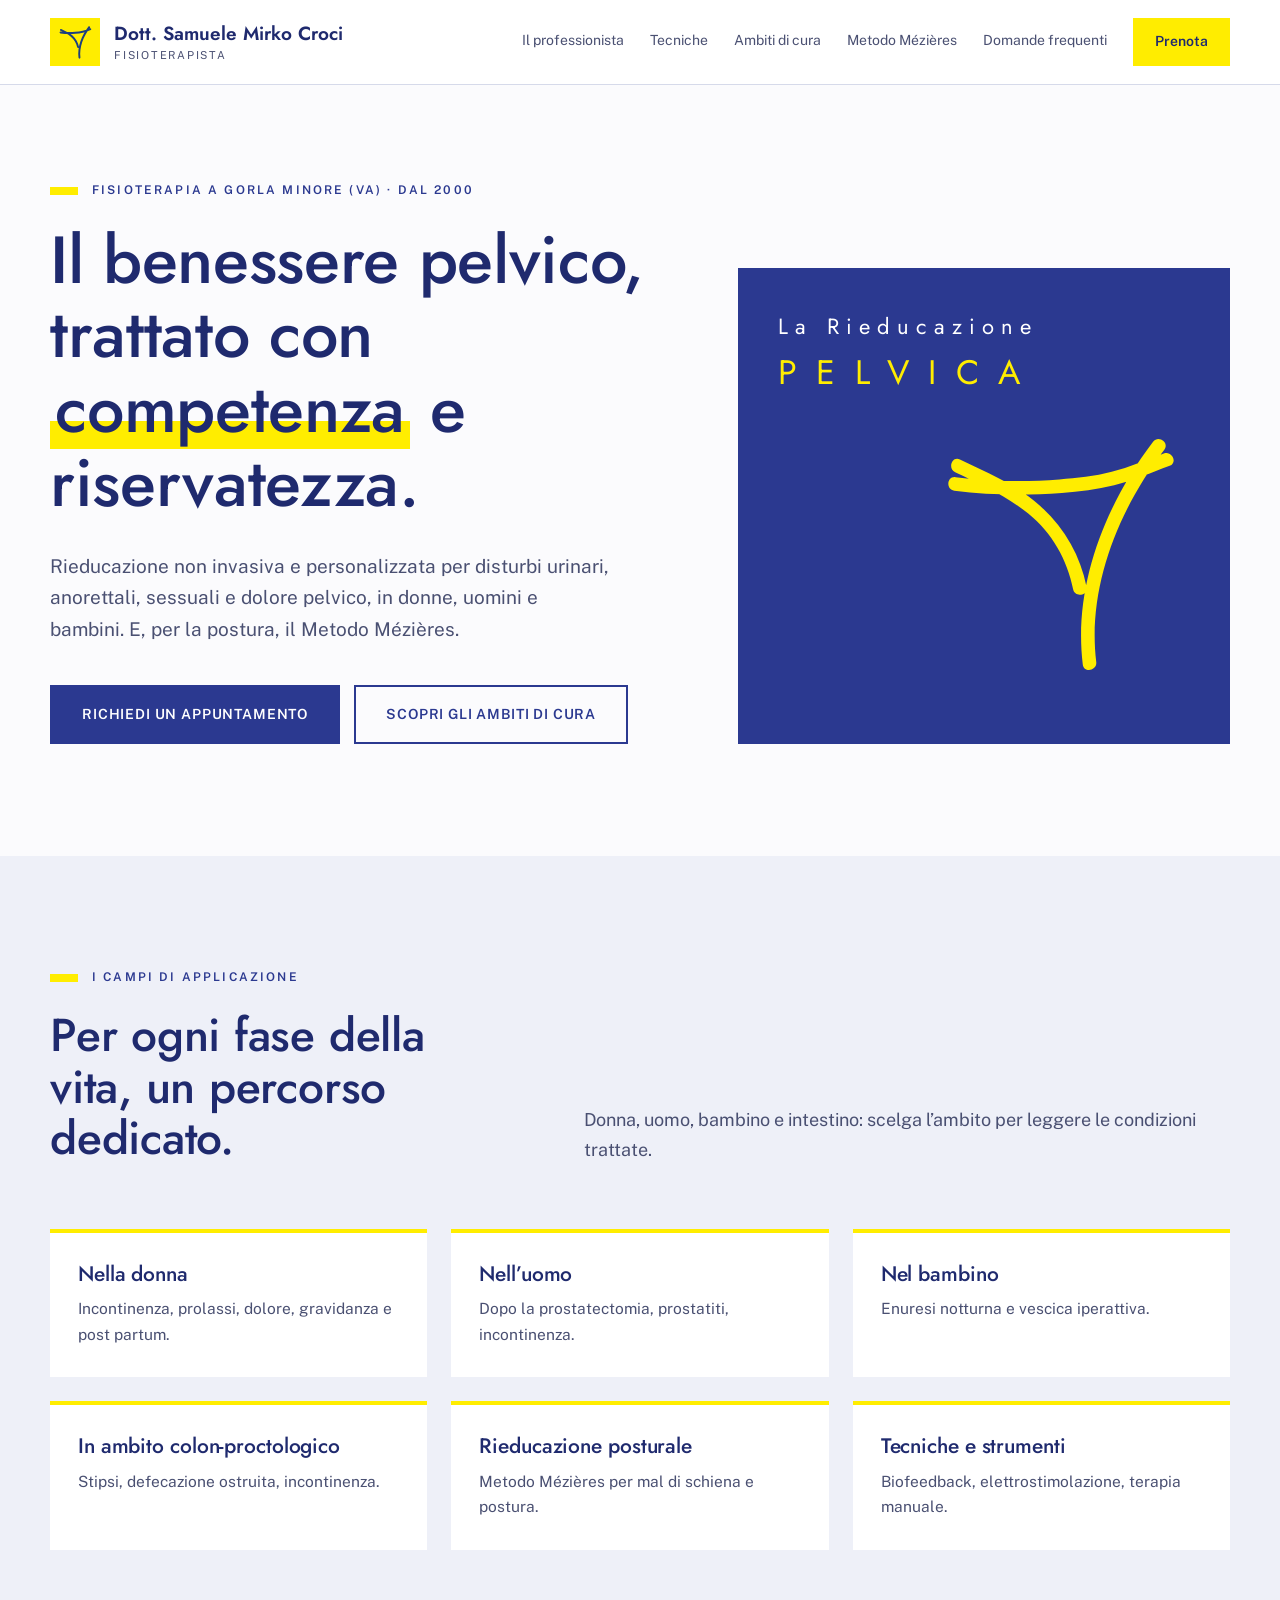
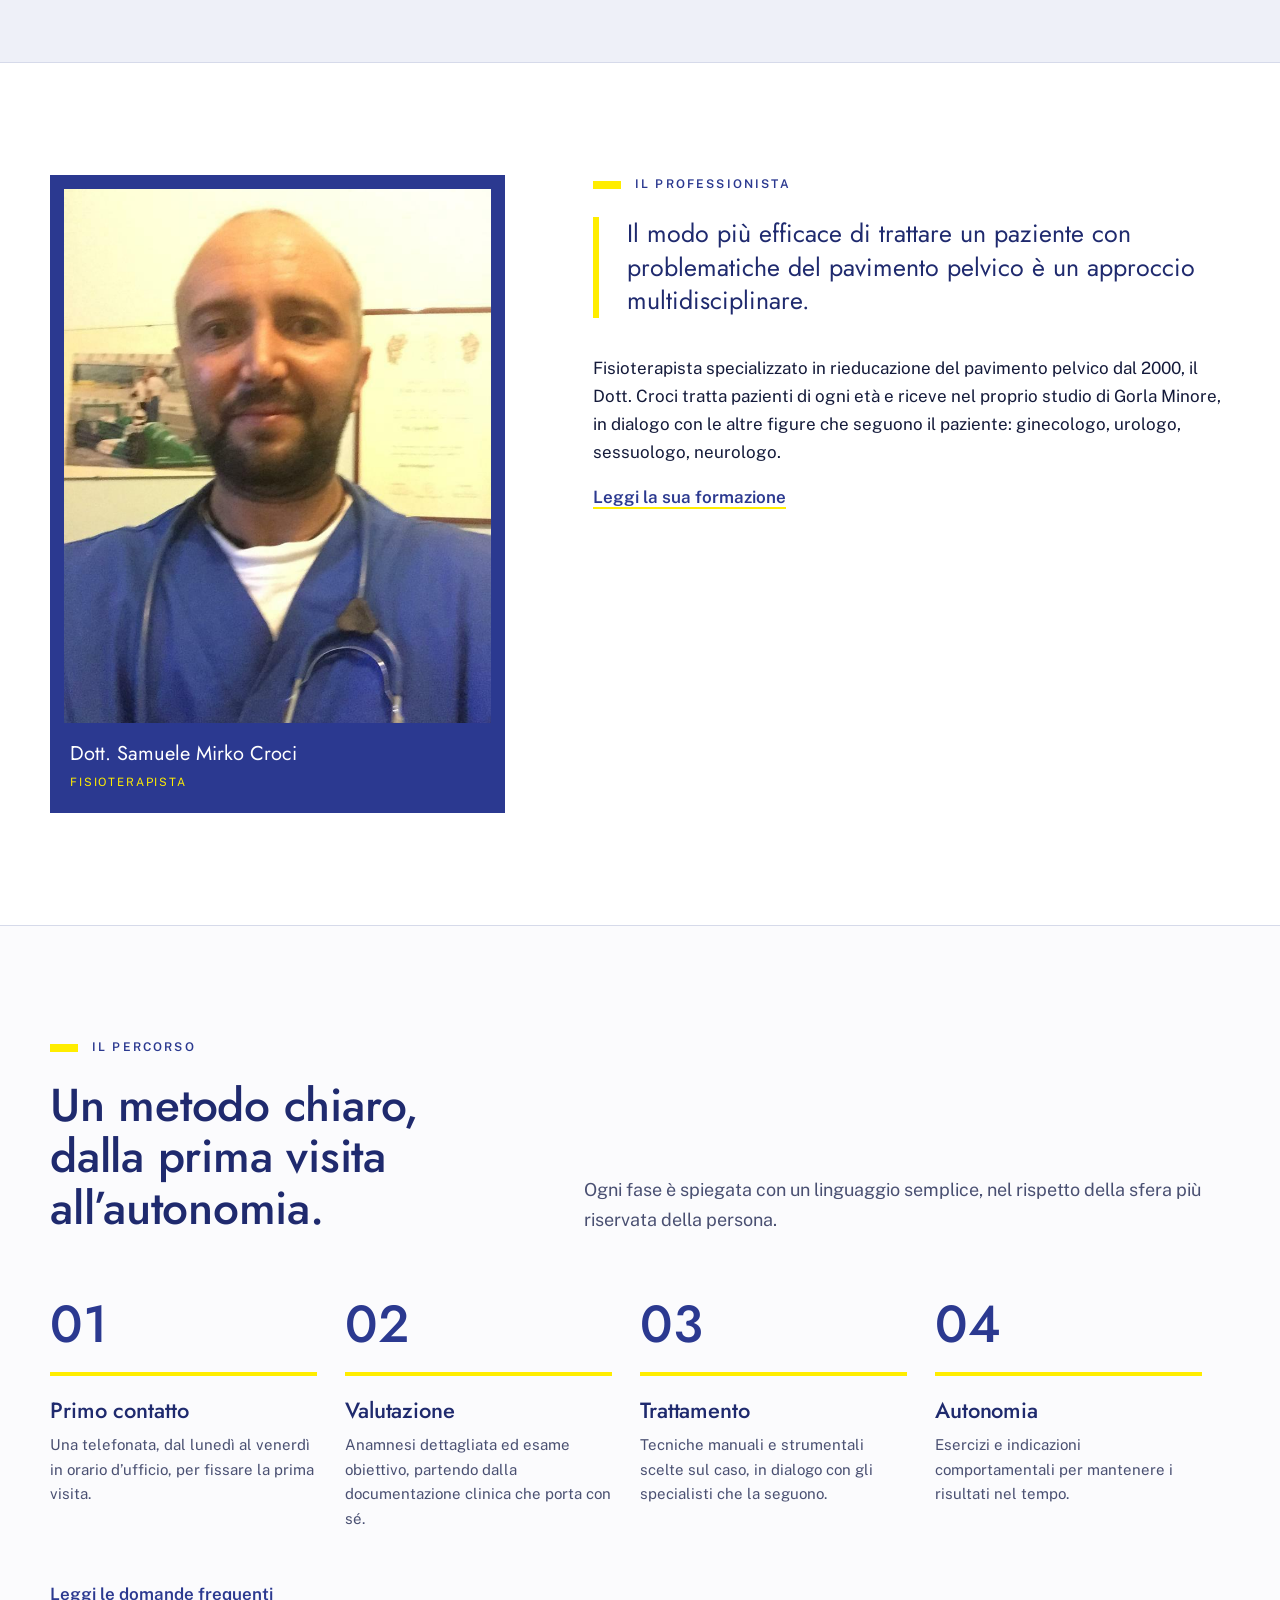
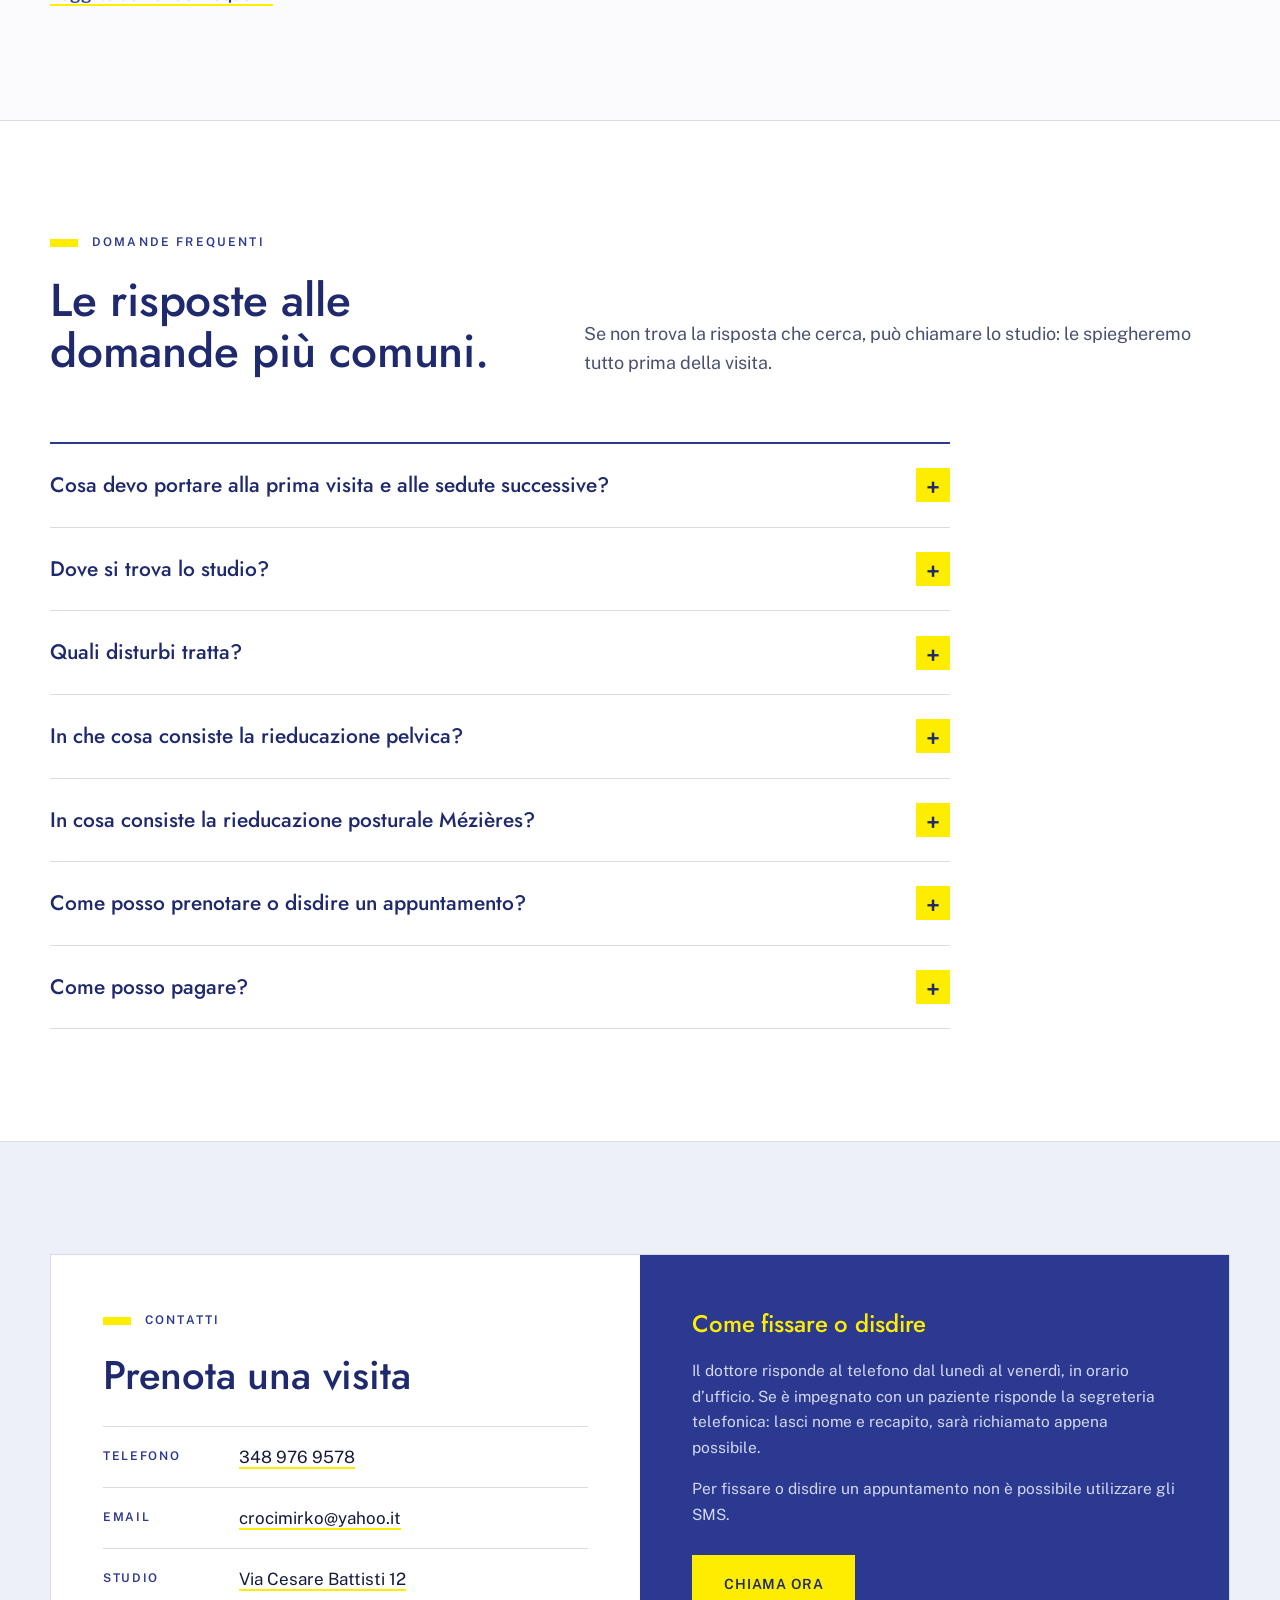
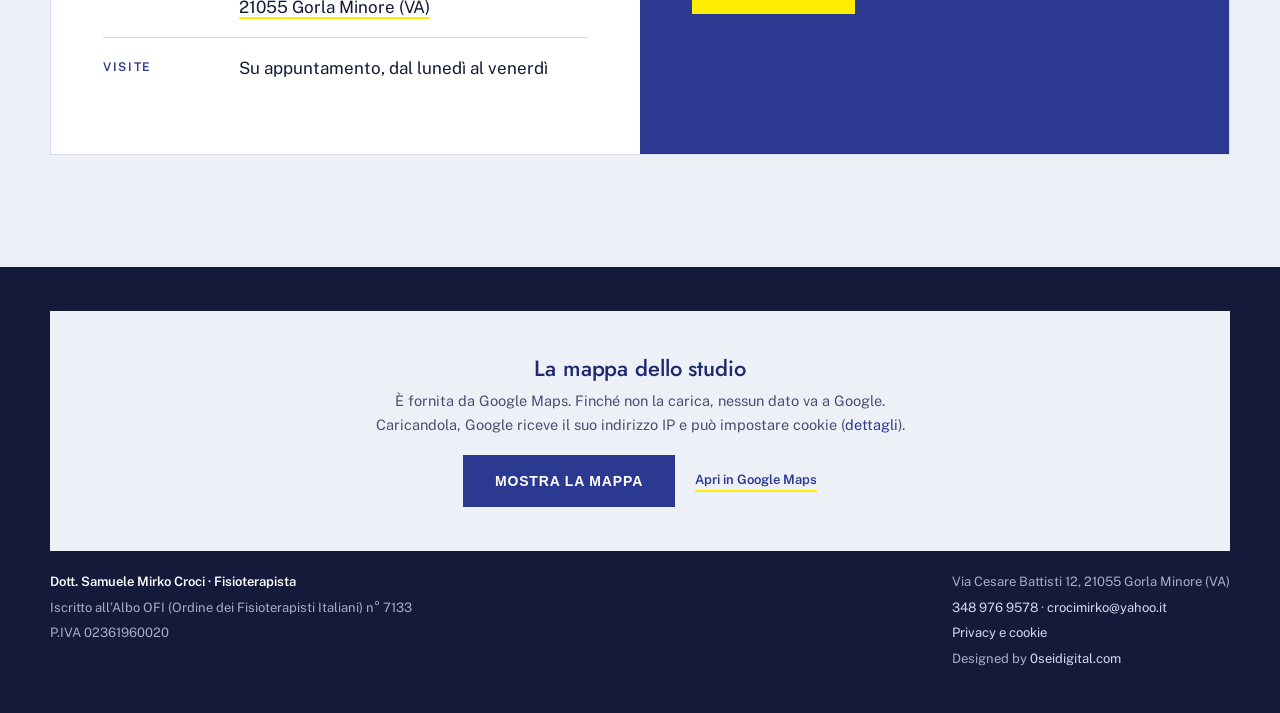
<file: index.html>
<!doctype html>
<html lang="it">
<head>
<meta charset="utf-8">
<meta name="viewport" content="width=device-width, initial-scale=1">
<title>Rieducazione pelvica a Gorla Minore | Dott. Croci</title>
<meta name="description" content="Fisioterapista dal 2000 a Gorla Minore (VA): rieducazione del pavimento pelvico per donna, uomo e bambino e Metodo Mézières. Su appuntamento.">
<link rel="canonical" href="https://www.rieducazionepelvica.it/">
<meta property="og:type" content="website">
<meta property="og:locale" content="it_IT">
<meta property="og:site_name" content="Dott. Samuele Mirko Croci, fisioterapista">
<meta property="og:title" content="Rieducazione pelvica a Gorla Minore | Dott. Croci">
<meta property="og:description" content="Fisioterapista dal 2000 a Gorla Minore (VA): rieducazione del pavimento pelvico per donna, uomo e bambino e Metodo Mézières. Su appuntamento.">
<meta property="og:url" content="https://www.rieducazionepelvica.it/">
<meta property="og:image" content="https://www.rieducazionepelvica.it/share.jpg">
<meta property="og:image:width" content="1200">
<meta property="og:image:height" content="630">
<meta name="twitter:card" content="summary_large_image">
<meta name="theme-color" content="#2b3990">
<link rel="icon" href="img/logo.svg" type="image/svg+xml">
<link rel="preload" href="fonts/jost-latin-wght-normal.woff2" as="font" type="font/woff2" crossorigin>
<link rel="preload" href="fonts/public-sans-latin-wght-normal.woff2" as="font" type="font/woff2" crossorigin>
<link rel="stylesheet" href="style.css">
<script type="application/ld+json">
{
  "@context": "https://schema.org",
  "@type": "Physiotherapy",
  "name": "Dott. Samuele Mirko Croci, fisioterapista",
  "description": "Fisioterapista dal 2000 a Gorla Minore (VA): rieducazione del pavimento pelvico per donna, uomo e bambino, ambito colon-proctologico e Metodo Mézières.",
  "url": "https://www.rieducazionepelvica.it/",
  "image": "https://www.rieducazionepelvica.it/share.jpg",
  "telephone": "+39 348 976 9578",
  "email": "crocimirko@yahoo.it",
  "vatID": "IT02361960020",
  "address": {
    "@type": "PostalAddress",
    "streetAddress": "Via Cesare Battisti 12",
    "postalCode": "21055",
    "addressLocality": "Gorla Minore",
    "addressRegion": "VA",
    "addressCountry": "IT"
  },
  "hasMap": "https://www.google.com/maps/search/?api=1&query=Via+Cesare+Battisti+12,+21055+Gorla+Minore+VA",
  "medicalSpecialty": "https://schema.org/PhysicalTherapy",
  "paymentAccepted": "Contanti, carta (POS)",
  "knowsAbout": [
    "Rieducazione del pavimento pelvico",
    "Incontinenza urinaria",
    "Prolasso degli organi pelvici",
    "Dolore pelvico cronico",
    "Rieducazione colon-proctologica",
    "Metodo Mézières"
  ]
}
</script>
</head>
<body>

<header class="site">
  <div class="wrap">
    <a class="brand" href="index.html">
      <img src="img/logo.svg" alt="" width="50" height="48">
      <span><strong>Dott. Samuele Mirko Croci</strong><small>Fisioterapista</small></span>
    </a>
    <button class="burger" aria-label="Menu" aria-expanded="false" aria-controls="nav"><span></span><span></span><span></span></button>
    <nav class="main" id="nav">
      <a href="il-professionista.html">Il professionista</a>
      <a href="tecniche.html">Tecniche</a>
      <a href="index.html#ambiti">Ambiti di cura</a>
      <a href="mezieres.html">Metodo Mézières</a>
      <a href="index.html#faq">Domande frequenti</a>
      <a class="cta" href="index.html#contatti">Prenota</a>
    </nav>
  </div>
</header>

<main id="top">

<section class="hero">
  <div class="wrap">
    <div class="grid">
      <div>
        <div class="eyebrow">Fisioterapia a Gorla Minore (VA) · dal 2000</div>
        <h1>Il benessere pelvico, trattato con <em>competenza</em> e riservatezza.</h1>
        <p class="lead">Rieducazione non invasiva e personalizzata per disturbi urinari, anorettali, sessuali e dolore pelvico, in donne, uomini e bambini. E, per la postura, il Metodo Mézières.</p>
        <div class="btns">
          <a class="btn solid" href="#contatti">Richiedi un appuntamento</a>
          <a class="btn line" href="#ambiti">Scopri gli ambiti di cura</a>
        </div>
      </div>
      <aside class="hero-card">
        <p class="cover-title">La Rieducazione <b>PELVICA</b></p>
        <svg class="mark" viewBox="28 22 134 138" aria-hidden="true"><use href="img/logo-mark.svg#m"/></svg>
      </aside>
    </div>
  </div>
</section>

<section id="ambiti">
  <div class="wrap">
    <div class="sec-head">
      <div>
        <div class="eyebrow">I campi di applicazione</div>
        <h2>Per ogni fase della vita, un percorso dedicato.</h2>
      </div>
      <p>Donna, uomo, bambino e intestino: scelga l’ambito per leggere le condizioni trattate.</p>
    </div>
    <div class="cards">
      <a class="card card--link" href="donna.html"><h3>Nella donna</h3><p>Incontinenza, prolassi, dolore, gravidanza e post partum.</p></a>
      <a class="card card--link" href="uomo.html"><h3>Nell’uomo</h3><p>Dopo la prostatectomia, prostatiti, incontinenza.</p></a>
      <a class="card card--link" href="bambino.html"><h3>Nel bambino</h3><p>Enuresi notturna e vescica iperattiva.</p></a>
      <a class="card card--link" href="colon-proctologia.html"><h3>In ambito colon-proctologico</h3><p>Stipsi, defecazione ostruita, incontinenza.</p></a>
      <a class="card card--link" href="mezieres.html"><h3>Rieducazione posturale</h3><p>Metodo Mézières per mal di schiena e postura.</p></a>
      <a class="card card--link" href="tecniche.html"><h3>Tecniche e strumenti</h3><p>Biofeedback, elettrostimolazione, terapia manuale.</p></a>
    </div>
  </div>
</section>

<section id="medico">
  <div class="wrap">
    <div class="about">
      <figure class="portrait">
        <img src="img/mirko-croci.jpg" alt="Il Dott. Samuele Mirko Croci" width="768" height="1024">
        <figcaption>Dott. Samuele Mirko Croci<br><span>Fisioterapista</span></figcaption>
      </figure>
      <div>
        <div class="eyebrow">Il professionista</div>
        <blockquote>Il modo più efficace di trattare un paziente con problematiche del pavimento pelvico è un approccio multidisciplinare.</blockquote>
        <p>Fisioterapista specializzato in rieducazione del pavimento pelvico dal 2000, il Dott. Croci tratta pazienti di ogni età e riceve nel proprio studio di Gorla Minore, in dialogo con le altre figure che seguono il paziente: ginecologo, urologo, sessuologo, neurologo.</p>
        <p><a class="link-more" href="il-professionista.html">Leggi la sua formazione</a></p>
      </div>
    </div>
  </div>
</section>

<section id="percorso">
  <div class="wrap">
    <div class="sec-head">
      <div>
        <div class="eyebrow">Il percorso</div>
        <h2>Un metodo chiaro, dalla prima visita all’autonomia.</h2>
      </div>
      <p>Ogni fase è spiegata con un linguaggio semplice, nel rispetto della sfera più riservata della persona.</p>
    </div>
    <div class="steps">
      <div class="step"><h3>Primo contatto</h3><p>Una telefonata, dal lunedì al venerdì in orario d’ufficio, per fissare la prima visita.</p></div>
      <div class="step"><h3>Valutazione</h3><p>Anamnesi dettagliata ed esame obiettivo, partendo dalla documentazione clinica che porta con sé.</p></div>
      <div class="step"><h3>Trattamento</h3><p>Tecniche manuali e strumentali scelte sul caso, in dialogo con gli specialisti che la seguono.</p></div>
      <div class="step"><h3>Autonomia</h3><p>Esercizi e indicazioni comportamentali per mantenere i risultati nel tempo.</p></div>
    </div>
    <p class="steps-link"><a class="link-more" href="#faq">Leggi le domande frequenti</a></p>
  </div>
</section>

<section id="faq">
  <div class="wrap">
    <div class="sec-head">
      <div>
        <div class="eyebrow">Domande frequenti</div>
        <h2>Le risposte alle domande più comuni.</h2>
      </div>
      <p>Se non trova la risposta che cerca, può chiamare lo studio: le spiegheremo tutto prima della visita.</p>
    </div>
    <div class="faq">
      <details>
        <summary>Cosa devo portare alla prima visita e alle sedute successive?</summary>
        <div class="answer"><p>Alla prima visita porti tutta la documentazione clinica in suo possesso, cioè visite ed eventuali esami eseguiti. Il Dott. Croci valuterà se e quali esami guardare.</p>
        <p>Durante il ciclo di sedute si ricordi di portare un grande asciugamano pulito o un telo mare e, se necessaria, la sonda vaginale o anale.</p></div>
      </details>
      <details>
        <summary>Dove si trova lo studio?</summary>
        <div class="answer"><p>Lo studio si trova in Via Cesare Battisti 12, 21055 Gorla Minore (VA). Trova la mappa in fondo alla pagina.</p></div>
      </details>
      <details>
        <summary>Quali disturbi tratta?</summary>
        <div class="answer"><p>Disfunzioni del pavimento pelvico nella donna, nell’uomo e nel bambino, e disturbi in ambito colon-proctologico: incontinenza urinaria e fecale, prolassi, dolore pelvico, rapporti dolorosi, recupero dopo la chirurgia, enuresi, stipsi. Le pagine dedicate: <a href="donna.html">donna</a>, <a href="uomo.html">uomo</a>, <a href="bambino.html">bambino</a>, <a href="colon-proctologia.html">colon-proctologia</a>.</p></div>
      </details>
      <details>
        <summary>In che cosa consiste la rieducazione pelvica?</summary>
        <div class="answer"><p>È una branca della fisioterapia che permette di risolvere in modo non invasivo tutta una serie di disfunzioni del pavimento pelvico, la struttura muscolo-tendinea che chiude inferiormente il bacino.</p>
        <p>Utilizza strumentazioni semplici e non invasive, come il biofeedback e l’elettrostimolazione funzionale, insieme alla terapia manuale. L’approccio dovrebbe essere multidisciplinare e coinvolgere, quando serve, ginecologo, urologo, sessuologo e neurologo. Vedi le <a href="tecniche.html">tecniche</a>.</p></div>
      </details>
      <details>
        <summary>In cosa consiste la rieducazione posturale Mézières?</summary>
        <div class="answer"><p>È una tecnica di rieducazione posturale globale che mira a riequilibrare il corpo, migliorare la postura e ridurre le tensioni muscolari legate a compensi cronici. È indicata per mal di schiena, nevralgie, dolori articolari e dismorfismi come la scoliosi. Tutti i dettagli nella pagina <a href="mezieres.html">Metodo Mézières</a>.</p></div>
      </details>
      <details>
        <summary>Come posso prenotare o disdire un appuntamento?</summary>
        <div class="answer"><p>Telefonando al <a href="tel:+393489769578">348 976 9578</a>, dal lunedì al venerdì in orario d’ufficio. Se il dottore è impegnato con un paziente risponde la segreteria telefonica: lasci nome e recapito e sarà richiamato appena possibile. Per fissare o disdire un appuntamento non è possibile utilizzare gli SMS.</p></div>
      </details>
      <details>
        <summary>Come posso pagare?</summary>
        <div class="answer"><p>Il pagamento si effettua in studio, con carta tramite POS oppure in contanti.</p></div>
      </details>
    </div>
  </div>
</section>

<section id="contatti">
  <div class="wrap">
    <div class="contact">
      <div>
        <div class="eyebrow">Contatti</div>
        <h2>Prenota una visita</h2>
        <dl class="dl">
          <div><dt>Telefono</dt><dd><a href="tel:+393489769578">348 976 9578</a></dd></div>
          <div><dt>Email</dt><dd><a href="mailto:crocimirko@yahoo.it">crocimirko@yahoo.it</a></dd></div>
          <div><dt>Studio</dt><dd><a href="https://www.google.com/maps/search/?api=1&amp;query=Via+Cesare+Battisti+12,+21055+Gorla+Minore+VA" target="_blank" rel="noopener">Via Cesare Battisti 12<br>21055 Gorla Minore (VA)</a></dd></div>
          <div><dt>Visite</dt><dd>Su appuntamento, dal lunedì al venerdì</dd></div>
        </dl>
      </div>
      <div>
        <h3>Come fissare o disdire</h3>
        <p>Il dottore risponde al telefono dal lunedì al venerdì, in orario d’ufficio. Se è impegnato con un paziente risponde la segreteria telefonica: lasci nome e recapito, sarà richiamato appena possibile.</p>
        <p>Per fissare o disdire un appuntamento non è possibile utilizzare gli SMS.</p>
        <a class="btn yellow" href="tel:+393489769578">Chiama ora</a>
      </div>
    </div>
  </div>
</section>

</main>

<footer>
  <div class="wrap">
    <div class="footer-map" id="map">
      <div class="map-consent">
        <h2>La mappa dello studio</h2>
        <p>È fornita da Google Maps. Finché non la carica, nessun dato va a Google. Caricandola, Google riceve il suo indirizzo IP e può impostare cookie (<a href="privacy.html#cookie">dettagli</a>).</p>
        <div class="map-actions">
          <button class="btn solid" type="button" id="map-load" hidden>Mostra la mappa</button>
          <a class="link-more" href="https://www.google.com/maps/search/?api=1&amp;query=Via+Cesare+Battisti+12,+21055+Gorla+Minore+VA" target="_blank" rel="noopener">Apri in Google Maps</a>
        </div>
      </div>
    </div>
    <div class="legal">
      <strong>Dott. Samuele Mirko Croci · Fisioterapista</strong>
      <span>Iscritto all’Albo OFI (Ordine dei Fisioterapisti Italiani) n° 7133</span>
      <span>P.IVA 02361960020</span>
    </div>
    <div class="legal">
      <span>Via Cesare Battisti 12, 21055 Gorla Minore (VA)</span>
      <span><a href="tel:+393489769578">348 976 9578</a> · <a href="mailto:crocimirko@yahoo.it">crocimirko@yahoo.it</a></span>
      <span><a href="privacy.html">Privacy e cookie</a></span>
      <span>Designed by <a href="https://0seidigital.com" target="_blank" rel="noopener">0seidigital.com</a></span>
    </div>
  </div>
</footer>

<script src="script.js"></script>
</body>
</html>
</file>
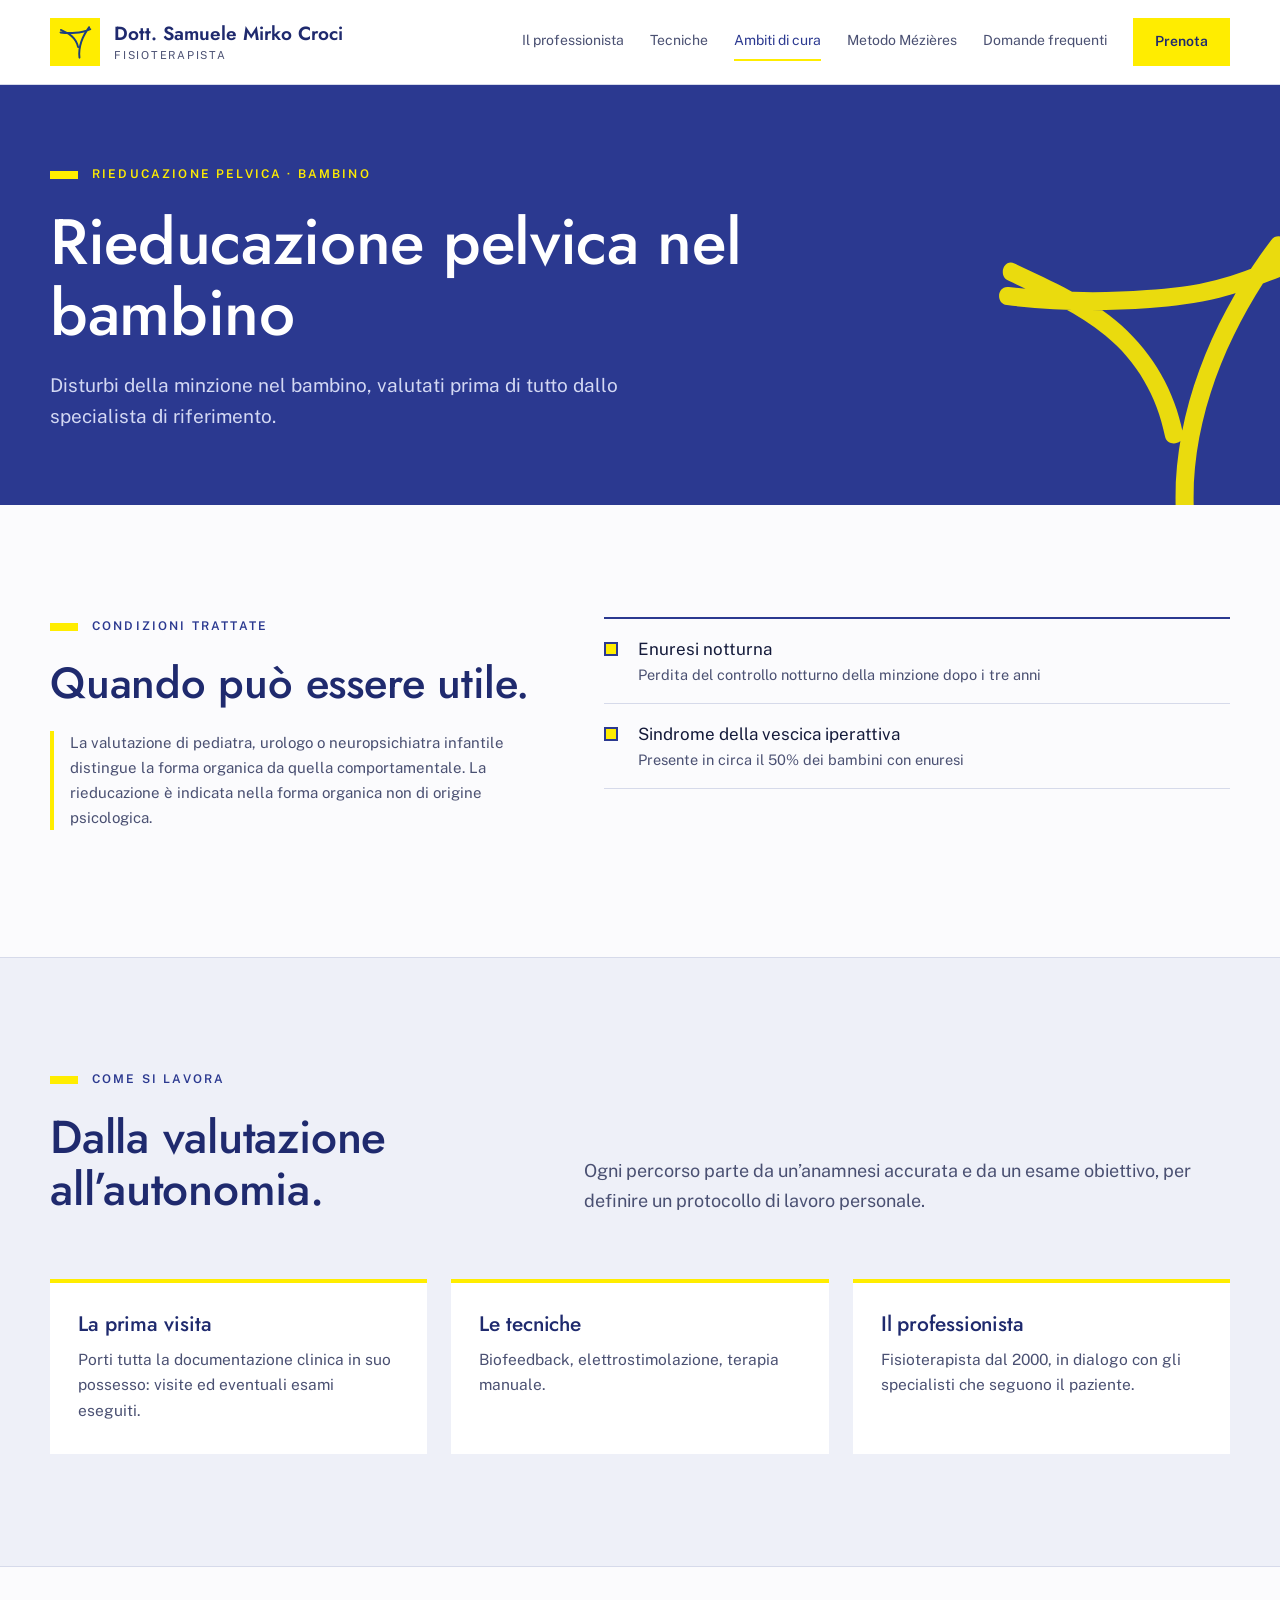
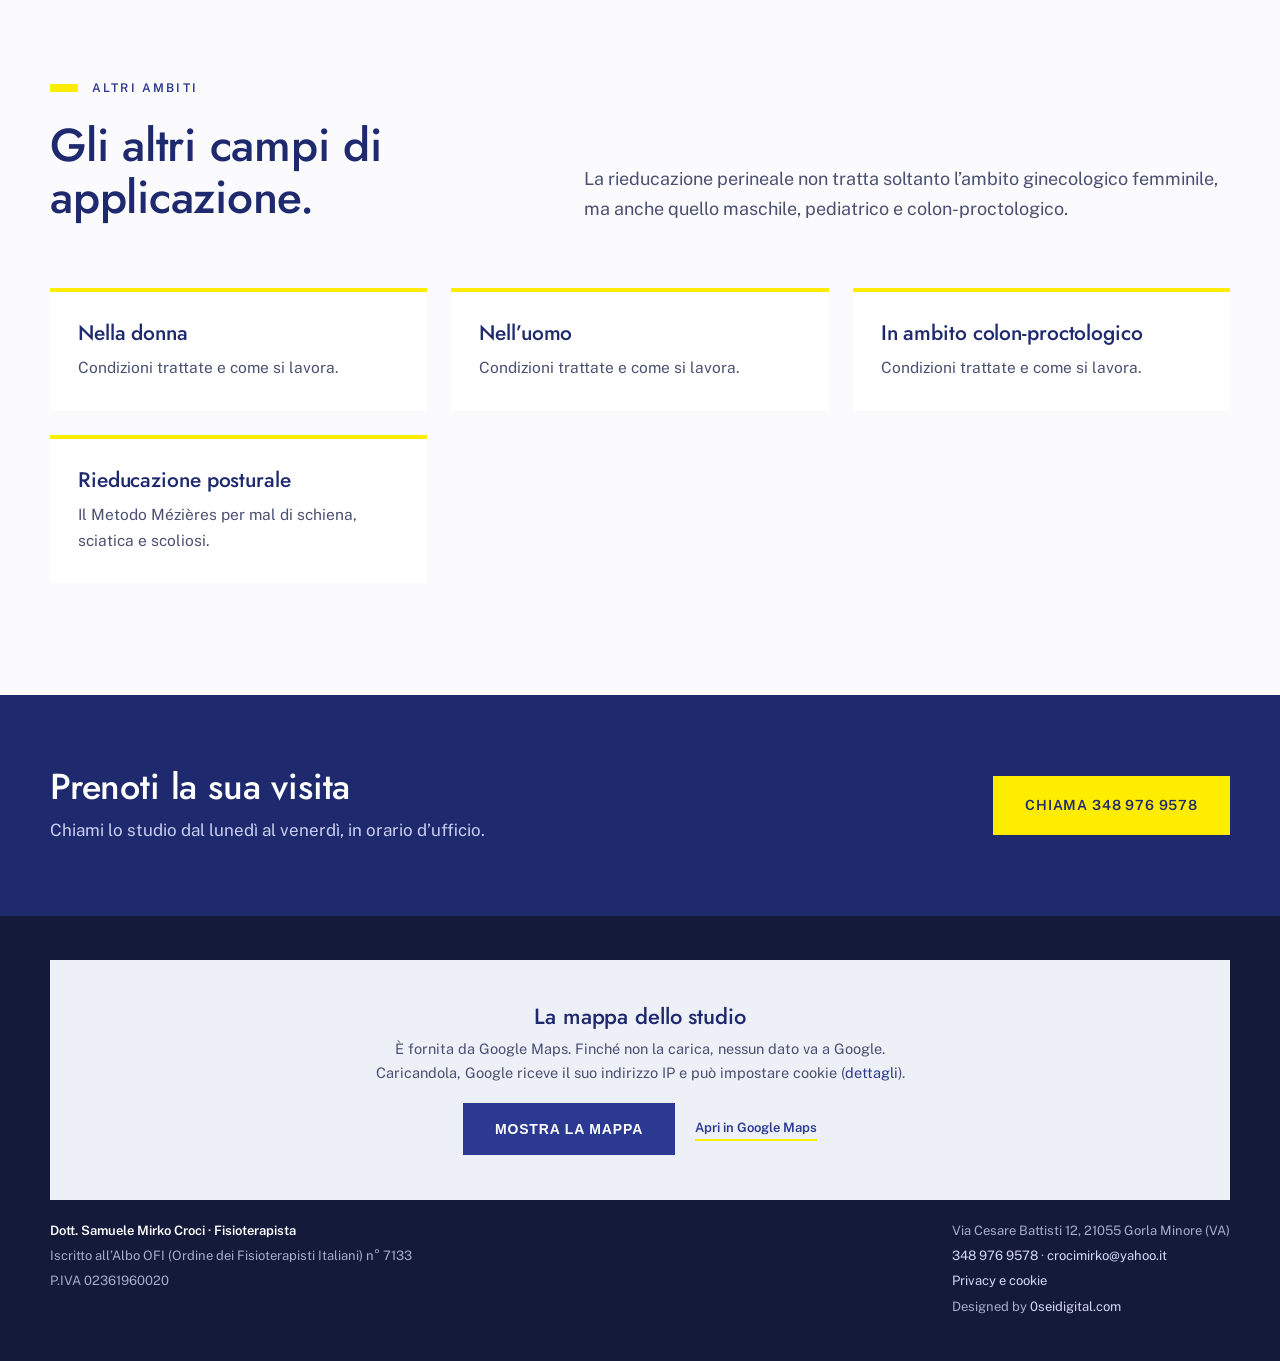
<file: bambino.html>
<!doctype html>
<html lang="it">
<head>
<meta charset="utf-8">
<meta name="viewport" content="width=device-width, initial-scale=1">
<title>Rieducazione pelvica nel bambino | Dott. Croci, Gorla Minore</title>
<meta name="description" content="Enuresi notturna e vescica iperattiva nel bambino: rieducazione pelvica dopo la valutazione dello specialista. Studio a Gorla Minore (VA).">
<link rel="canonical" href="https://www.rieducazionepelvica.it/bambino.html">
<meta property="og:type" content="website">
<meta property="og:locale" content="it_IT">
<meta property="og:site_name" content="Dott. Samuele Mirko Croci, fisioterapista">
<meta property="og:title" content="Rieducazione pelvica nel bambino | Dott. Croci, Gorla Minore">
<meta property="og:description" content="Enuresi notturna e vescica iperattiva nel bambino: rieducazione pelvica dopo la valutazione dello specialista. Studio a Gorla Minore (VA).">
<meta property="og:url" content="https://www.rieducazionepelvica.it/bambino.html">
<meta property="og:image" content="https://www.rieducazionepelvica.it/share.jpg">
<meta property="og:image:width" content="1200">
<meta property="og:image:height" content="630">
<meta name="twitter:card" content="summary_large_image">
<meta name="theme-color" content="#2b3990">
<link rel="icon" href="img/logo.svg" type="image/svg+xml">
<link rel="preload" href="fonts/jost-latin-wght-normal.woff2" as="font" type="font/woff2" crossorigin>
<link rel="preload" href="fonts/public-sans-latin-wght-normal.woff2" as="font" type="font/woff2" crossorigin>
<link rel="stylesheet" href="style.css">
</head>
<body>

<header class="site">
  <div class="wrap">
    <a class="brand" href="index.html">
      <img src="img/logo.svg" alt="" width="50" height="48">
      <span><strong>Dott. Samuele Mirko Croci</strong><small>Fisioterapista</small></span>
    </a>
    <button class="burger" aria-label="Menu" aria-expanded="false" aria-controls="nav"><span></span><span></span><span></span></button>
    <nav class="main" id="nav">
      <a href="il-professionista.html">Il professionista</a>
      <a href="tecniche.html">Tecniche</a>
      <a href="index.html#ambiti" aria-current="page">Ambiti di cura</a>
      <a href="mezieres.html">Metodo Mézières</a>
      <a href="index.html#faq">Domande frequenti</a>
      <a class="cta" href="index.html#contatti">Prenota</a>
    </nav>
  </div>
</header>

<main>

<div class="page-hero">
  <div class="wrap">
    <div class="eyebrow">Rieducazione pelvica · Bambino</div>
    <h1>Rieducazione pelvica nel bambino</h1>
    <p>Disturbi della minzione nel bambino, valutati prima di tutto dallo specialista di riferimento.</p>
  </div>
  <svg class="mark" viewBox="28 22 134 138" aria-hidden="true"><use href="img/logo-mark.svg#m"/></svg>
</div>

<section>
  <div class="wrap">
    <div class="split">
      <div>
        <div class="eyebrow">Condizioni trattate</div>
        <h2>Quando può essere utile.</h2>
      <p class="note-box">La valutazione di pediatra, urologo o neuropsichiatra infantile distingue la forma organica da quella comportamentale. La rieducazione è indicata nella forma organica non di origine psicologica.</p>
      </div>
      <ul class="list-check">
        <li>Enuresi notturna<span>Perdita del controllo notturno della minzione dopo i tre anni</span></li>
        <li>Sindrome della vescica iperattiva<span>Presente in circa il 50% dei bambini con enuresi</span></li>
      </ul>
    </div>
  </div>
</section>

<section class="band">
  <div class="wrap">
    <div class="sec-head">
      <div>
        <div class="eyebrow">Come si lavora</div>
        <h2>Dalla valutazione all’autonomia.</h2>
      </div>
      <p>Ogni percorso parte da un’anamnesi accurata e da un esame obiettivo, per definire un protocollo di lavoro personale.</p>
    </div>
    <div class="cards">
      <a class="card card--link" href="index.html#faq"><h3>La prima visita</h3><p>Porti tutta la documentazione clinica in suo possesso: visite ed eventuali esami eseguiti.</p></a>
      <a class="card card--link" href="tecniche.html"><h3>Le tecniche</h3><p>Biofeedback, elettrostimolazione, terapia manuale.</p></a>
      <a class="card card--link" href="il-professionista.html"><h3>Il professionista</h3><p>Fisioterapista dal 2000, in dialogo con gli specialisti che seguono il paziente.</p></a>
    </div>
  </div>
</section>

<section>
  <div class="wrap">
    <div class="sec-head">
      <div>
        <div class="eyebrow">Altri ambiti</div>
        <h2>Gli altri campi di applicazione.</h2>
      </div>
      <p>La rieducazione perineale non tratta soltanto l’ambito ginecologico femminile, ma anche quello maschile, pediatrico e colon-proctologico.</p>
    </div>
    <div class="cards">
      <a class="card card--link" href="donna.html"><h3>Nella donna</h3><p>Condizioni trattate e come si lavora.</p></a><a class="card card--link" href="uomo.html"><h3>Nell’uomo</h3><p>Condizioni trattate e come si lavora.</p></a><a class="card card--link" href="colon-proctologia.html"><h3>In ambito colon-proctologico</h3><p>Condizioni trattate e come si lavora.</p></a>
      <a class="card card--link" href="mezieres.html"><h3>Rieducazione posturale</h3><p>Il Metodo Mézières per mal di schiena, sciatica e scoliosi.</p></a>
    </div>
  </div>
</section>

<div class="cta-band">
  <div class="wrap">
    <div>
      <h2>Prenoti la sua visita</h2>
      <p>Chiami lo studio dal lunedì al venerdì, in orario d’ufficio.</p>
    </div>
    <a class="btn yellow" href="tel:+393489769578">Chiama 348 976 9578</a>
  </div>
</div>

</main>

<footer>
  <div class="wrap">
    <div class="footer-map" id="map">
      <div class="map-consent">
        <h2>La mappa dello studio</h2>
        <p>È fornita da Google Maps. Finché non la carica, nessun dato va a Google. Caricandola, Google riceve il suo indirizzo IP e può impostare cookie (<a href="privacy.html#cookie">dettagli</a>).</p>
        <div class="map-actions">
          <button class="btn solid" type="button" id="map-load" hidden>Mostra la mappa</button>
          <a class="link-more" href="https://www.google.com/maps/search/?api=1&amp;query=Via+Cesare+Battisti+12,+21055+Gorla+Minore+VA" target="_blank" rel="noopener">Apri in Google Maps</a>
        </div>
      </div>
    </div>
    <div class="legal">
      <strong>Dott. Samuele Mirko Croci · Fisioterapista</strong>
      <span>Iscritto all’Albo OFI (Ordine dei Fisioterapisti Italiani) n° 7133</span>
      <span>P.IVA 02361960020</span>
    </div>
    <div class="legal">
      <span>Via Cesare Battisti 12, 21055 Gorla Minore (VA)</span>
      <span><a href="tel:+393489769578">348 976 9578</a> · <a href="mailto:crocimirko@yahoo.it">crocimirko@yahoo.it</a></span>
      <span><a href="privacy.html">Privacy e cookie</a></span>
      <span>Designed by <a href="https://0seidigital.com" target="_blank" rel="noopener">0seidigital.com</a></span>
    </div>
  </div>
</footer>

<script src="script.js"></script>
</body>
</html>
</file>
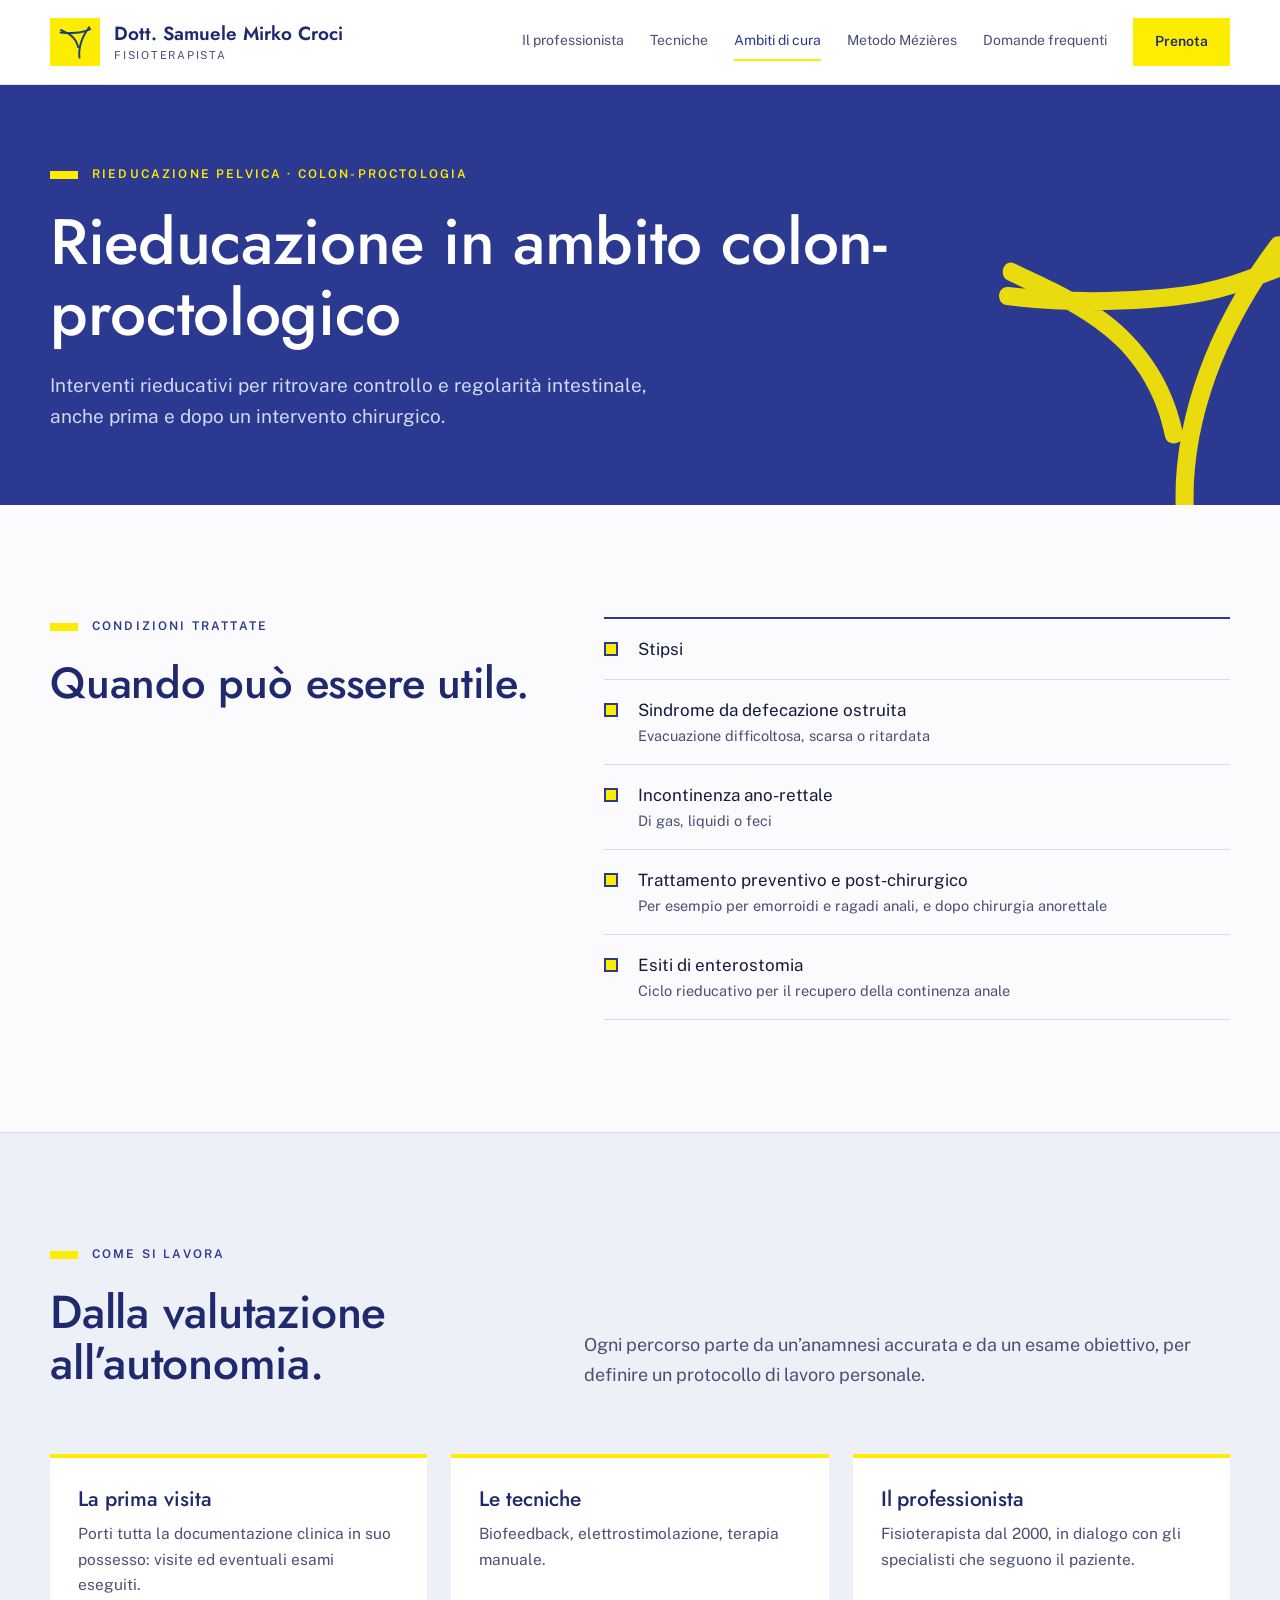
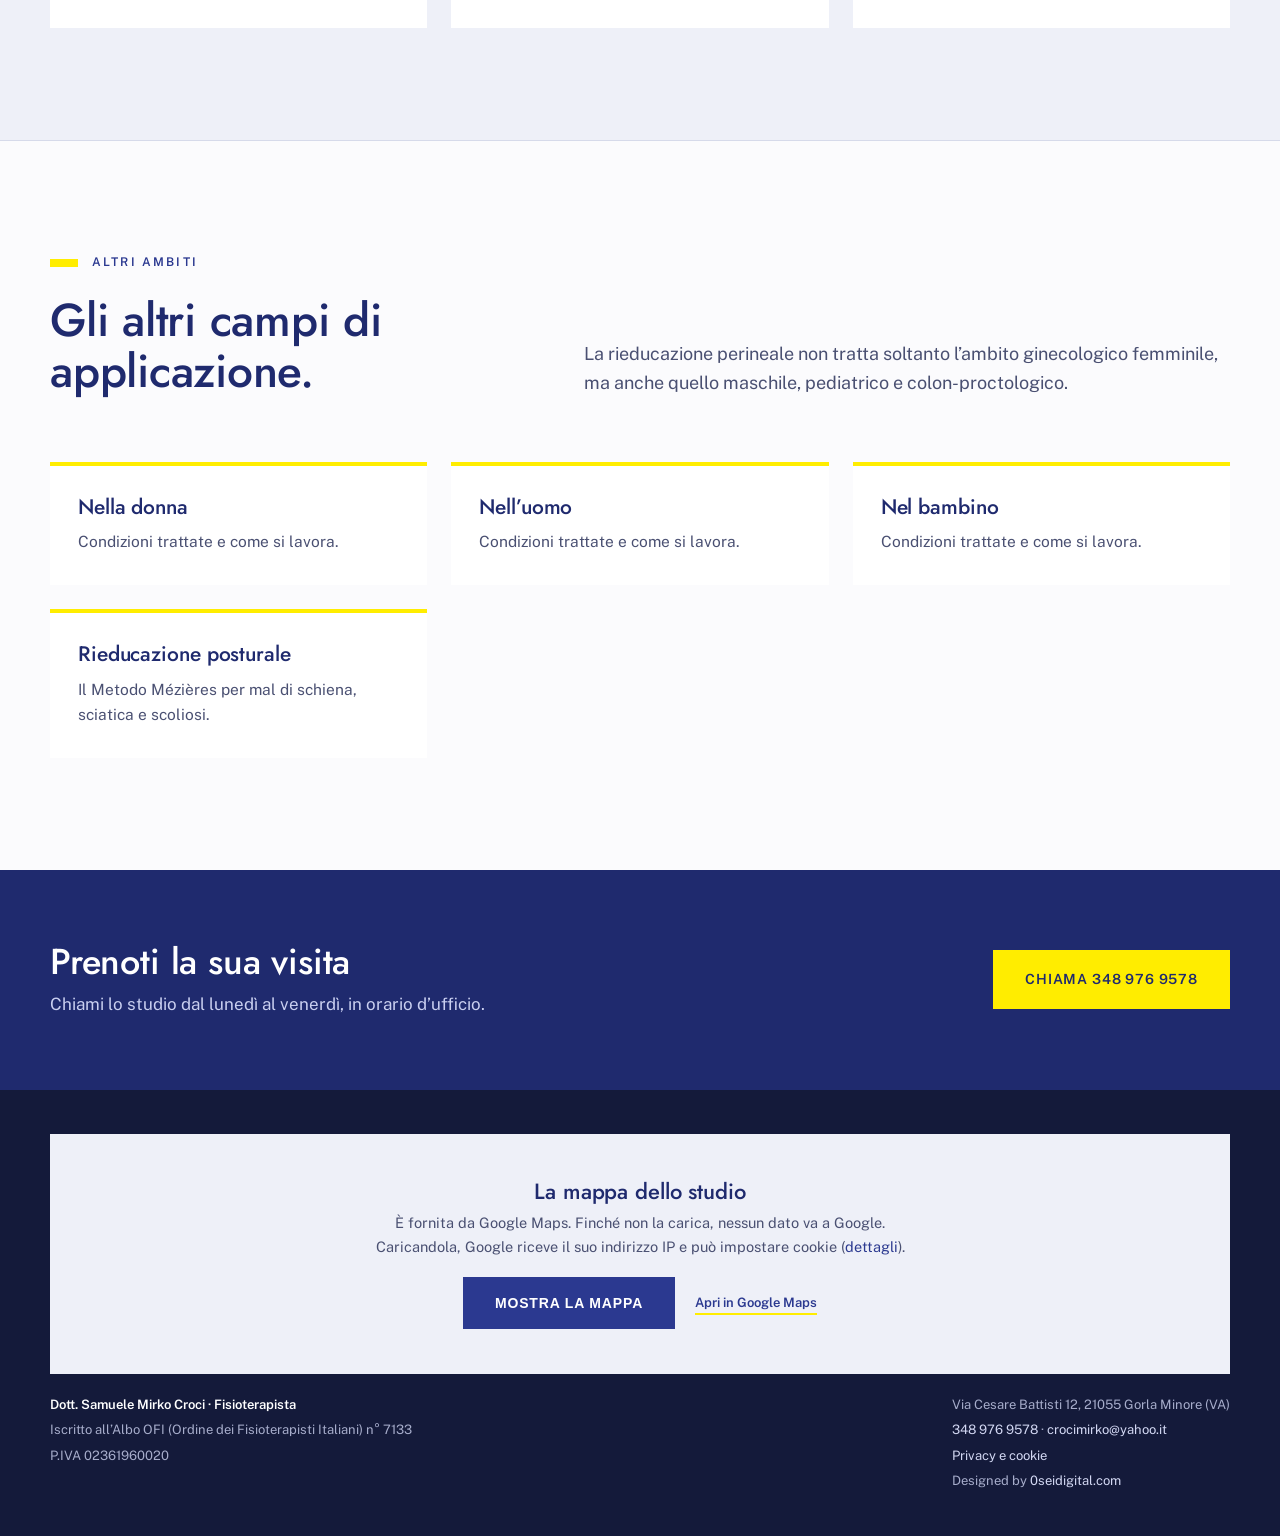
<file: colon-proctologia.html>
<!doctype html>
<html lang="it">
<head>
<meta charset="utf-8">
<meta name="viewport" content="width=device-width, initial-scale=1">
<title>Rieducazione colon-proctologica | Dott. Croci, Gorla Minore</title>
<meta name="description" content="Stipsi, defecazione ostruita, incontinenza ano-rettale e recupero dopo un intervento: rieducazione colon-proctologica a Gorla Minore (VA).">
<link rel="canonical" href="https://www.rieducazionepelvica.it/colon-proctologia.html">
<meta property="og:type" content="website">
<meta property="og:locale" content="it_IT">
<meta property="og:site_name" content="Dott. Samuele Mirko Croci, fisioterapista">
<meta property="og:title" content="Rieducazione colon-proctologica | Dott. Croci, Gorla Minore">
<meta property="og:description" content="Stipsi, defecazione ostruita, incontinenza ano-rettale e recupero dopo un intervento: rieducazione colon-proctologica a Gorla Minore (VA).">
<meta property="og:url" content="https://www.rieducazionepelvica.it/colon-proctologia.html">
<meta property="og:image" content="https://www.rieducazionepelvica.it/share.jpg">
<meta property="og:image:width" content="1200">
<meta property="og:image:height" content="630">
<meta name="twitter:card" content="summary_large_image">
<meta name="theme-color" content="#2b3990">
<link rel="icon" href="img/logo.svg" type="image/svg+xml">
<link rel="preload" href="fonts/jost-latin-wght-normal.woff2" as="font" type="font/woff2" crossorigin>
<link rel="preload" href="fonts/public-sans-latin-wght-normal.woff2" as="font" type="font/woff2" crossorigin>
<link rel="stylesheet" href="style.css">
</head>
<body>

<header class="site">
  <div class="wrap">
    <a class="brand" href="index.html">
      <img src="img/logo.svg" alt="" width="50" height="48">
      <span><strong>Dott. Samuele Mirko Croci</strong><small>Fisioterapista</small></span>
    </a>
    <button class="burger" aria-label="Menu" aria-expanded="false" aria-controls="nav"><span></span><span></span><span></span></button>
    <nav class="main" id="nav">
      <a href="il-professionista.html">Il professionista</a>
      <a href="tecniche.html">Tecniche</a>
      <a href="index.html#ambiti" aria-current="page">Ambiti di cura</a>
      <a href="mezieres.html">Metodo Mézières</a>
      <a href="index.html#faq">Domande frequenti</a>
      <a class="cta" href="index.html#contatti">Prenota</a>
    </nav>
  </div>
</header>

<main>

<div class="page-hero">
  <div class="wrap">
    <div class="eyebrow">Rieducazione pelvica · Colon-proctologia</div>
    <h1>Rieducazione in ambito colon-proctologico</h1>
    <p>Interventi rieducativi per ritrovare controllo e regolarità intestinale, anche prima e dopo un intervento chirurgico.</p>
  </div>
  <svg class="mark" viewBox="28 22 134 138" aria-hidden="true"><use href="img/logo-mark.svg#m"/></svg>
</div>

<section>
  <div class="wrap">
    <div class="split">
      <div>
        <div class="eyebrow">Condizioni trattate</div>
        <h2>Quando può essere utile.</h2>
      </div>
      <ul class="list-check">
        <li>Stipsi</li>
        <li>Sindrome da defecazione ostruita<span>Evacuazione difficoltosa, scarsa o ritardata</span></li>
        <li>Incontinenza ano-rettale<span>Di gas, liquidi o feci</span></li>
        <li>Trattamento preventivo e post-chirurgico<span>Per esempio per emorroidi e ragadi anali, e dopo chirurgia anorettale</span></li>
        <li>Esiti di enterostomia<span>Ciclo rieducativo per il recupero della continenza anale</span></li>
      </ul>
    </div>
  </div>
</section>

<section class="band">
  <div class="wrap">
    <div class="sec-head">
      <div>
        <div class="eyebrow">Come si lavora</div>
        <h2>Dalla valutazione all’autonomia.</h2>
      </div>
      <p>Ogni percorso parte da un’anamnesi accurata e da un esame obiettivo, per definire un protocollo di lavoro personale.</p>
    </div>
    <div class="cards">
      <a class="card card--link" href="index.html#faq"><h3>La prima visita</h3><p>Porti tutta la documentazione clinica in suo possesso: visite ed eventuali esami eseguiti.</p></a>
      <a class="card card--link" href="tecniche.html"><h3>Le tecniche</h3><p>Biofeedback, elettrostimolazione, terapia manuale.</p></a>
      <a class="card card--link" href="il-professionista.html"><h3>Il professionista</h3><p>Fisioterapista dal 2000, in dialogo con gli specialisti che seguono il paziente.</p></a>
    </div>
  </div>
</section>

<section>
  <div class="wrap">
    <div class="sec-head">
      <div>
        <div class="eyebrow">Altri ambiti</div>
        <h2>Gli altri campi di applicazione.</h2>
      </div>
      <p>La rieducazione perineale non tratta soltanto l’ambito ginecologico femminile, ma anche quello maschile, pediatrico e colon-proctologico.</p>
    </div>
    <div class="cards">
      <a class="card card--link" href="donna.html"><h3>Nella donna</h3><p>Condizioni trattate e come si lavora.</p></a><a class="card card--link" href="uomo.html"><h3>Nell’uomo</h3><p>Condizioni trattate e come si lavora.</p></a><a class="card card--link" href="bambino.html"><h3>Nel bambino</h3><p>Condizioni trattate e come si lavora.</p></a>
      <a class="card card--link" href="mezieres.html"><h3>Rieducazione posturale</h3><p>Il Metodo Mézières per mal di schiena, sciatica e scoliosi.</p></a>
    </div>
  </div>
</section>

<div class="cta-band">
  <div class="wrap">
    <div>
      <h2>Prenoti la sua visita</h2>
      <p>Chiami lo studio dal lunedì al venerdì, in orario d’ufficio.</p>
    </div>
    <a class="btn yellow" href="tel:+393489769578">Chiama 348 976 9578</a>
  </div>
</div>

</main>

<footer>
  <div class="wrap">
    <div class="footer-map" id="map">
      <div class="map-consent">
        <h2>La mappa dello studio</h2>
        <p>È fornita da Google Maps. Finché non la carica, nessun dato va a Google. Caricandola, Google riceve il suo indirizzo IP e può impostare cookie (<a href="privacy.html#cookie">dettagli</a>).</p>
        <div class="map-actions">
          <button class="btn solid" type="button" id="map-load" hidden>Mostra la mappa</button>
          <a class="link-more" href="https://www.google.com/maps/search/?api=1&amp;query=Via+Cesare+Battisti+12,+21055+Gorla+Minore+VA" target="_blank" rel="noopener">Apri in Google Maps</a>
        </div>
      </div>
    </div>
    <div class="legal">
      <strong>Dott. Samuele Mirko Croci · Fisioterapista</strong>
      <span>Iscritto all’Albo OFI (Ordine dei Fisioterapisti Italiani) n° 7133</span>
      <span>P.IVA 02361960020</span>
    </div>
    <div class="legal">
      <span>Via Cesare Battisti 12, 21055 Gorla Minore (VA)</span>
      <span><a href="tel:+393489769578">348 976 9578</a> · <a href="mailto:crocimirko@yahoo.it">crocimirko@yahoo.it</a></span>
      <span><a href="privacy.html">Privacy e cookie</a></span>
      <span>Designed by <a href="https://0seidigital.com" target="_blank" rel="noopener">0seidigital.com</a></span>
    </div>
  </div>
</footer>

<script src="script.js"></script>
</body>
</html>
</file>
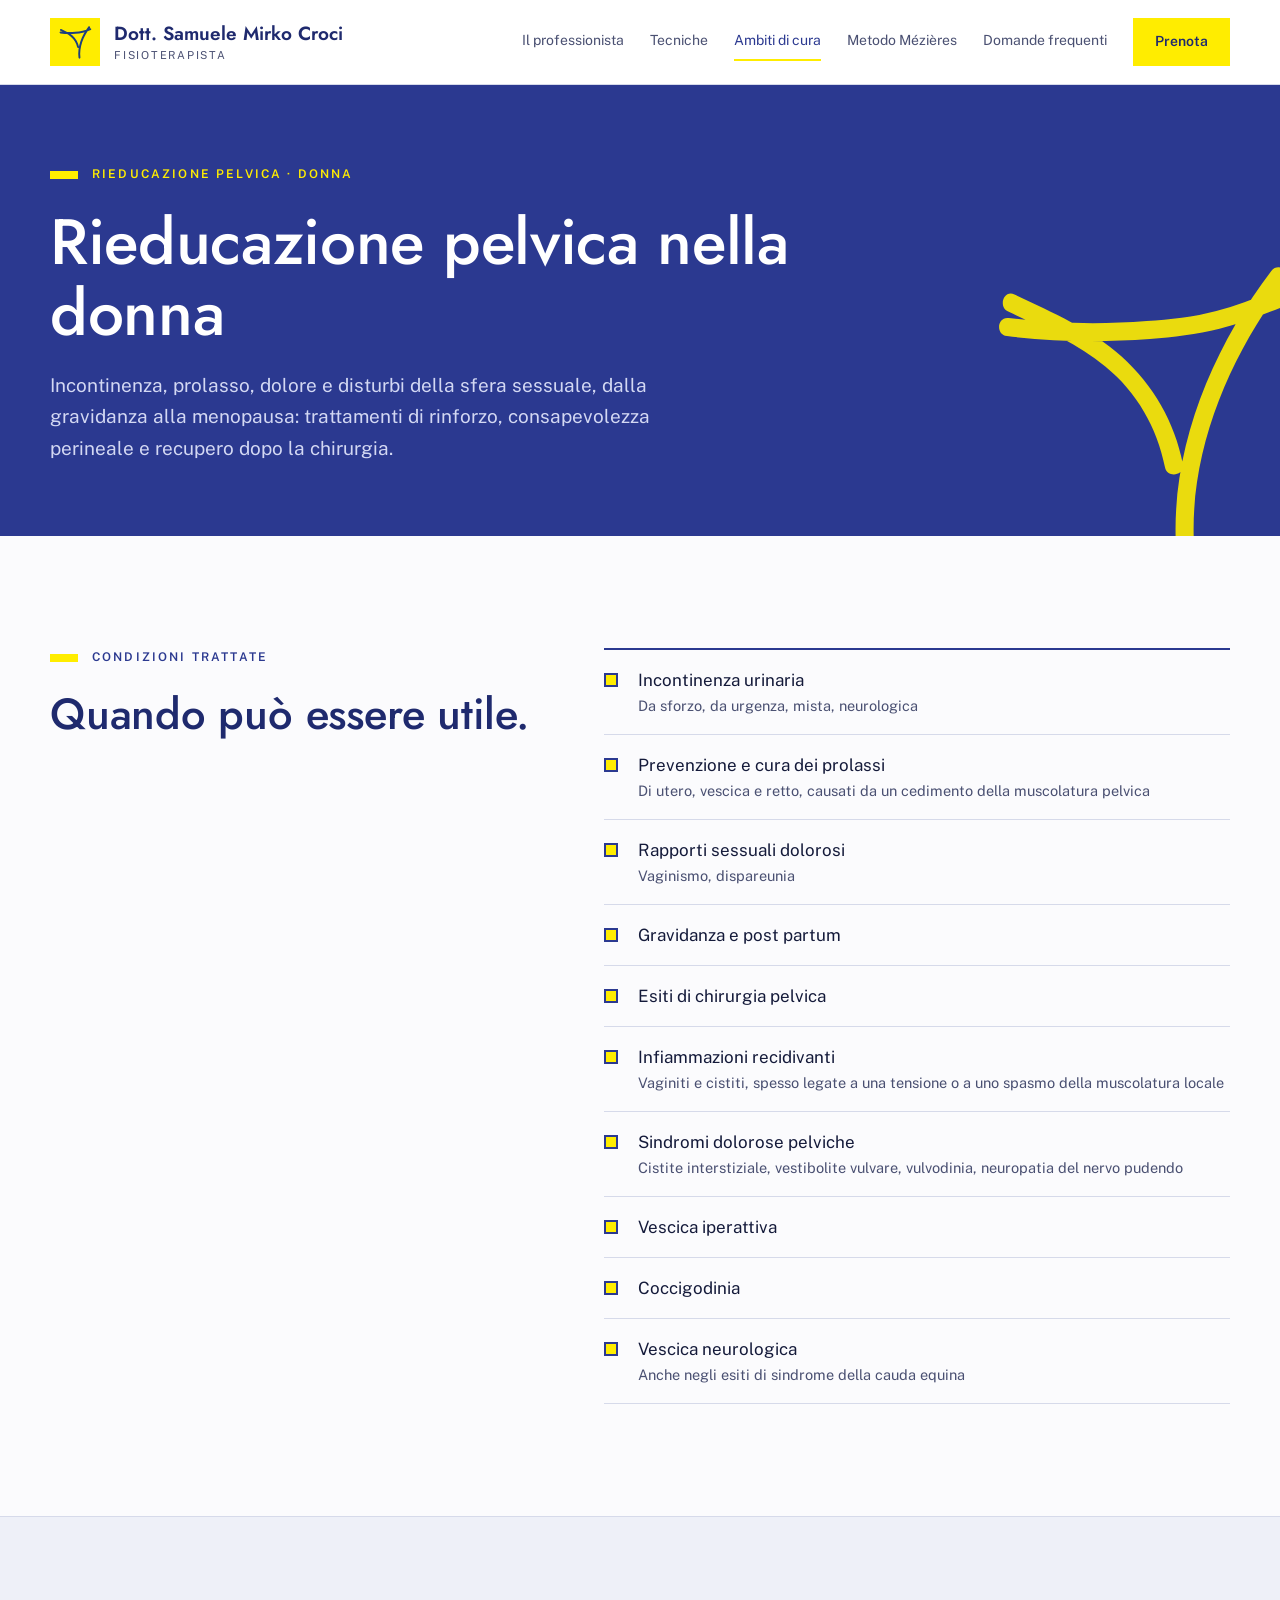
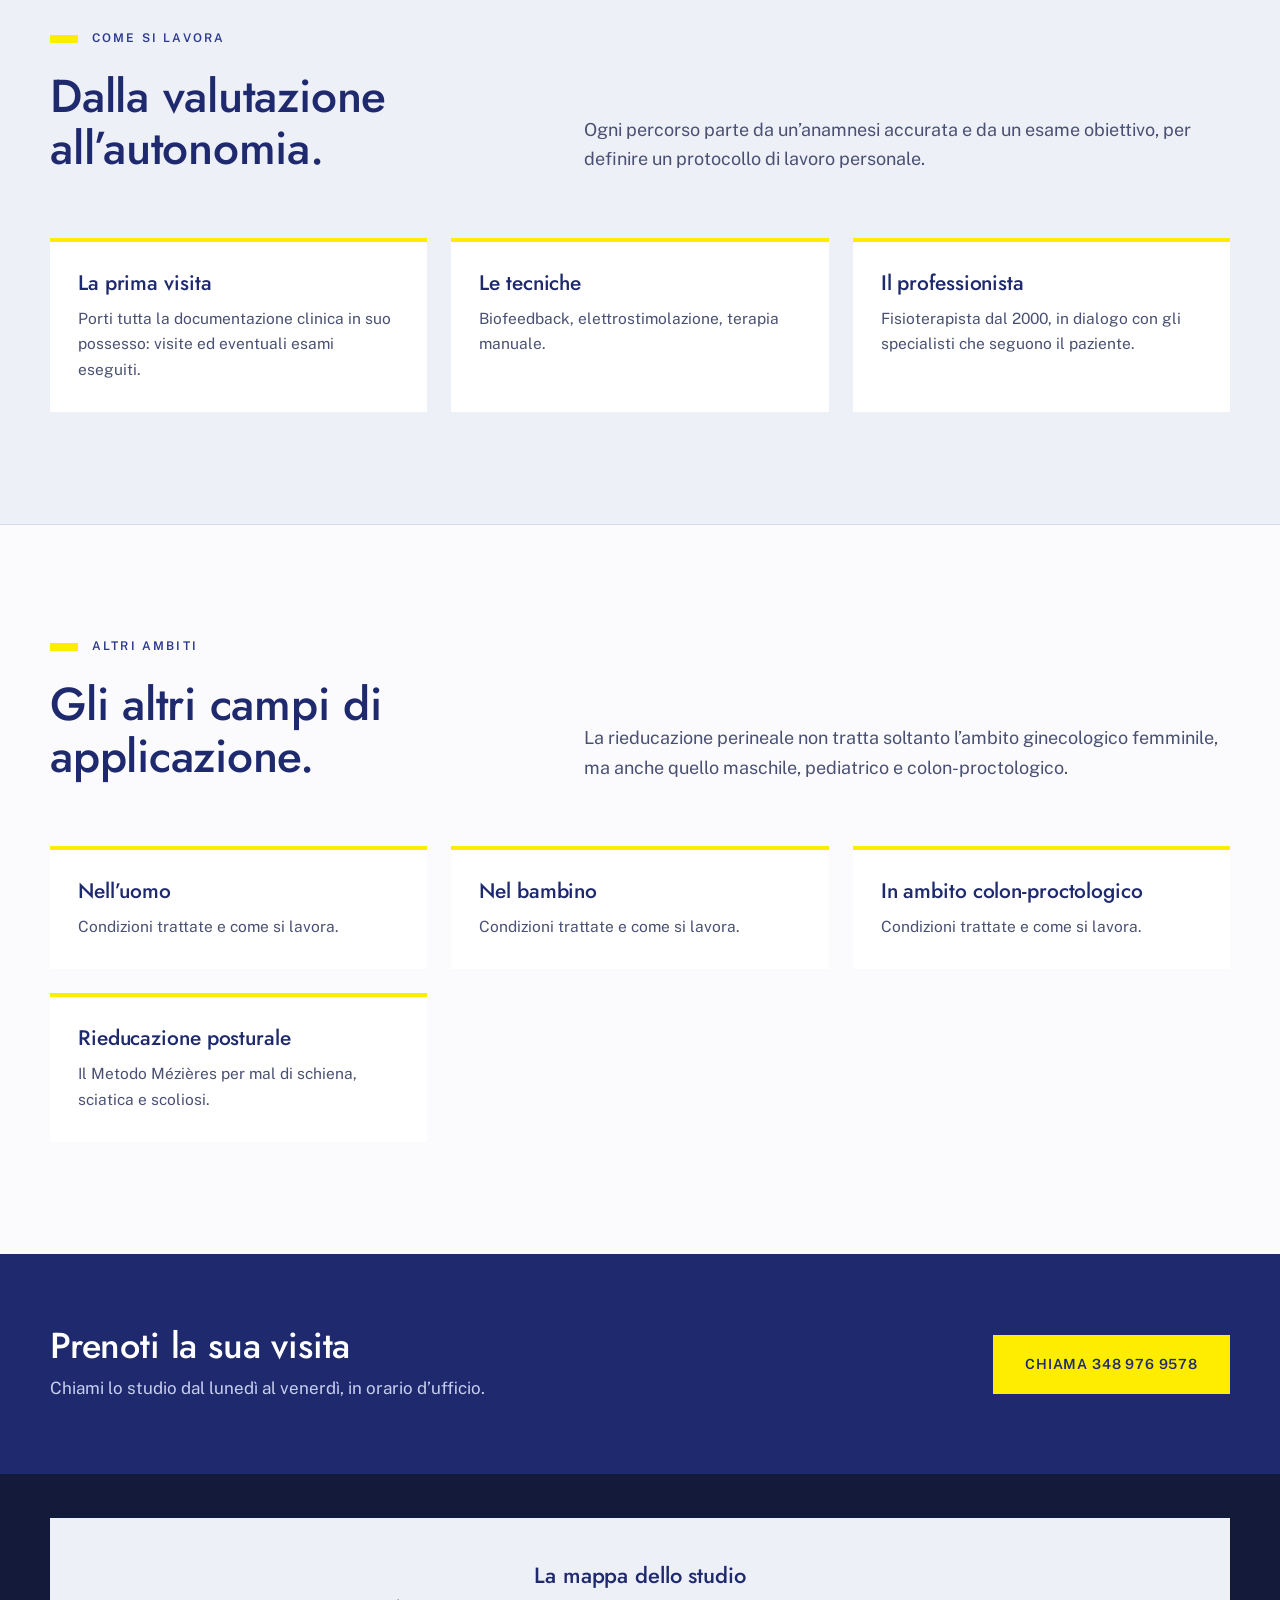
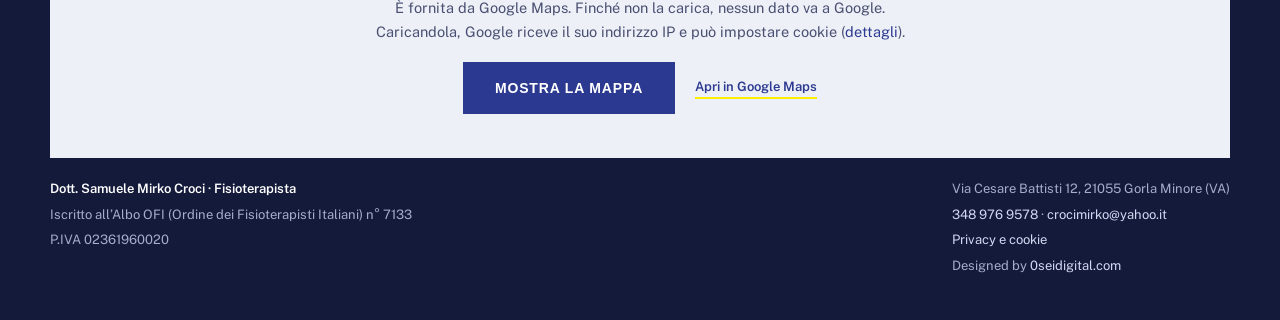
<file: donna.html>
<!doctype html>
<html lang="it">
<head>
<meta charset="utf-8">
<meta name="viewport" content="width=device-width, initial-scale=1">
<title>Rieducazione pelvica nella donna | Dott. Croci, Gorla Minore</title>
<meta name="description" content="Incontinenza, prolassi, rapporti dolorosi, gravidanza e post partum, dolore pelvico: rieducazione del pavimento pelvico nella donna a Gorla Minore (VA).">
<link rel="canonical" href="https://www.rieducazionepelvica.it/donna.html">
<meta property="og:type" content="website">
<meta property="og:locale" content="it_IT">
<meta property="og:site_name" content="Dott. Samuele Mirko Croci, fisioterapista">
<meta property="og:title" content="Rieducazione pelvica nella donna | Dott. Croci, Gorla Minore">
<meta property="og:description" content="Incontinenza, prolassi, rapporti dolorosi, gravidanza e post partum, dolore pelvico: rieducazione del pavimento pelvico nella donna a Gorla Minore (VA).">
<meta property="og:url" content="https://www.rieducazionepelvica.it/donna.html">
<meta property="og:image" content="https://www.rieducazionepelvica.it/share.jpg">
<meta property="og:image:width" content="1200">
<meta property="og:image:height" content="630">
<meta name="twitter:card" content="summary_large_image">
<meta name="theme-color" content="#2b3990">
<link rel="icon" href="img/logo.svg" type="image/svg+xml">
<link rel="preload" href="fonts/jost-latin-wght-normal.woff2" as="font" type="font/woff2" crossorigin>
<link rel="preload" href="fonts/public-sans-latin-wght-normal.woff2" as="font" type="font/woff2" crossorigin>
<link rel="stylesheet" href="style.css">
</head>
<body>

<header class="site">
  <div class="wrap">
    <a class="brand" href="index.html">
      <img src="img/logo.svg" alt="" width="50" height="48">
      <span><strong>Dott. Samuele Mirko Croci</strong><small>Fisioterapista</small></span>
    </a>
    <button class="burger" aria-label="Menu" aria-expanded="false" aria-controls="nav"><span></span><span></span><span></span></button>
    <nav class="main" id="nav">
      <a href="il-professionista.html">Il professionista</a>
      <a href="tecniche.html">Tecniche</a>
      <a href="index.html#ambiti" aria-current="page">Ambiti di cura</a>
      <a href="mezieres.html">Metodo Mézières</a>
      <a href="index.html#faq">Domande frequenti</a>
      <a class="cta" href="index.html#contatti">Prenota</a>
    </nav>
  </div>
</header>

<main>

<div class="page-hero">
  <div class="wrap">
    <div class="eyebrow">Rieducazione pelvica · Donna</div>
    <h1>Rieducazione pelvica nella donna</h1>
    <p>Incontinenza, prolasso, dolore e disturbi della sfera sessuale, dalla gravidanza alla menopausa: trattamenti di rinforzo, consapevolezza perineale e recupero dopo la chirurgia.</p>
  </div>
  <svg class="mark" viewBox="28 22 134 138" aria-hidden="true"><use href="img/logo-mark.svg#m"/></svg>
</div>

<section>
  <div class="wrap">
    <div class="split">
      <div>
        <div class="eyebrow">Condizioni trattate</div>
        <h2>Quando può essere utile.</h2>
      </div>
      <ul class="list-check">
        <li>Incontinenza urinaria<span>Da sforzo, da urgenza, mista, neurologica</span></li>
        <li>Prevenzione e cura dei prolassi<span>Di utero, vescica e retto, causati da un cedimento della muscolatura pelvica</span></li>
        <li>Rapporti sessuali dolorosi<span>Vaginismo, dispareunia</span></li>
        <li>Gravidanza e post partum</li>
        <li>Esiti di chirurgia pelvica</li>
        <li>Infiammazioni recidivanti<span>Vaginiti e cistiti, spesso legate a una tensione o a uno spasmo della muscolatura locale</span></li>
        <li>Sindromi dolorose pelviche<span>Cistite interstiziale, vestibolite vulvare, vulvodinia, neuropatia del nervo pudendo</span></li>
        <li>Vescica iperattiva</li>
        <li>Coccigodinia</li>
        <li>Vescica neurologica<span>Anche negli esiti di sindrome della cauda equina</span></li>
      </ul>
    </div>
  </div>
</section>

<section class="band">
  <div class="wrap">
    <div class="sec-head">
      <div>
        <div class="eyebrow">Come si lavora</div>
        <h2>Dalla valutazione all’autonomia.</h2>
      </div>
      <p>Ogni percorso parte da un’anamnesi accurata e da un esame obiettivo, per definire un protocollo di lavoro personale.</p>
    </div>
    <div class="cards">
      <a class="card card--link" href="index.html#faq"><h3>La prima visita</h3><p>Porti tutta la documentazione clinica in suo possesso: visite ed eventuali esami eseguiti.</p></a>
      <a class="card card--link" href="tecniche.html"><h3>Le tecniche</h3><p>Biofeedback, elettrostimolazione, terapia manuale.</p></a>
      <a class="card card--link" href="il-professionista.html"><h3>Il professionista</h3><p>Fisioterapista dal 2000, in dialogo con gli specialisti che seguono il paziente.</p></a>
    </div>
  </div>
</section>

<section>
  <div class="wrap">
    <div class="sec-head">
      <div>
        <div class="eyebrow">Altri ambiti</div>
        <h2>Gli altri campi di applicazione.</h2>
      </div>
      <p>La rieducazione perineale non tratta soltanto l’ambito ginecologico femminile, ma anche quello maschile, pediatrico e colon-proctologico.</p>
    </div>
    <div class="cards">
      <a class="card card--link" href="uomo.html"><h3>Nell’uomo</h3><p>Condizioni trattate e come si lavora.</p></a><a class="card card--link" href="bambino.html"><h3>Nel bambino</h3><p>Condizioni trattate e come si lavora.</p></a><a class="card card--link" href="colon-proctologia.html"><h3>In ambito colon-proctologico</h3><p>Condizioni trattate e come si lavora.</p></a>
      <a class="card card--link" href="mezieres.html"><h3>Rieducazione posturale</h3><p>Il Metodo Mézières per mal di schiena, sciatica e scoliosi.</p></a>
    </div>
  </div>
</section>

<div class="cta-band">
  <div class="wrap">
    <div>
      <h2>Prenoti la sua visita</h2>
      <p>Chiami lo studio dal lunedì al venerdì, in orario d’ufficio.</p>
    </div>
    <a class="btn yellow" href="tel:+393489769578">Chiama 348 976 9578</a>
  </div>
</div>

</main>

<footer>
  <div class="wrap">
    <div class="footer-map" id="map">
      <div class="map-consent">
        <h2>La mappa dello studio</h2>
        <p>È fornita da Google Maps. Finché non la carica, nessun dato va a Google. Caricandola, Google riceve il suo indirizzo IP e può impostare cookie (<a href="privacy.html#cookie">dettagli</a>).</p>
        <div class="map-actions">
          <button class="btn solid" type="button" id="map-load" hidden>Mostra la mappa</button>
          <a class="link-more" href="https://www.google.com/maps/search/?api=1&amp;query=Via+Cesare+Battisti+12,+21055+Gorla+Minore+VA" target="_blank" rel="noopener">Apri in Google Maps</a>
        </div>
      </div>
    </div>
    <div class="legal">
      <strong>Dott. Samuele Mirko Croci · Fisioterapista</strong>
      <span>Iscritto all’Albo OFI (Ordine dei Fisioterapisti Italiani) n° 7133</span>
      <span>P.IVA 02361960020</span>
    </div>
    <div class="legal">
      <span>Via Cesare Battisti 12, 21055 Gorla Minore (VA)</span>
      <span><a href="tel:+393489769578">348 976 9578</a> · <a href="mailto:crocimirko@yahoo.it">crocimirko@yahoo.it</a></span>
      <span><a href="privacy.html">Privacy e cookie</a></span>
      <span>Designed by <a href="https://0seidigital.com" target="_blank" rel="noopener">0seidigital.com</a></span>
    </div>
  </div>
</footer>

<script src="script.js"></script>
</body>
</html>
</file>
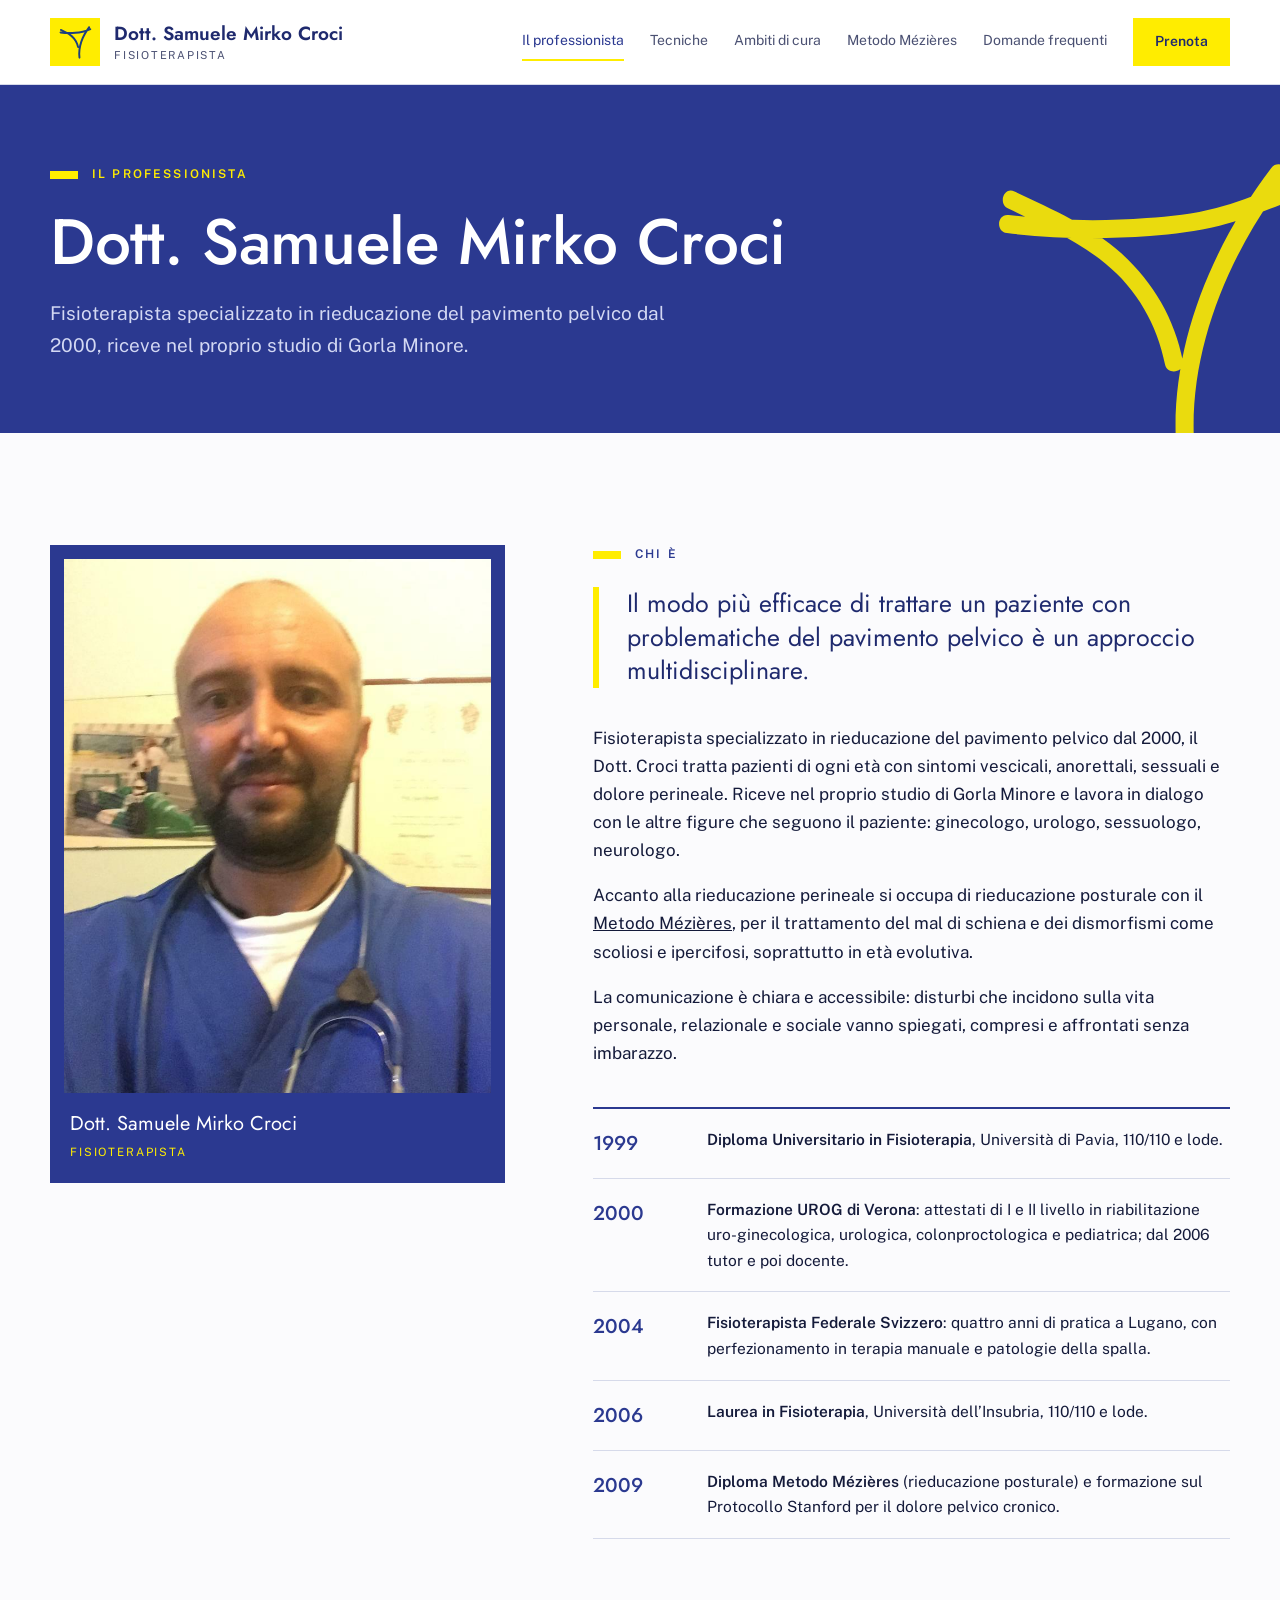
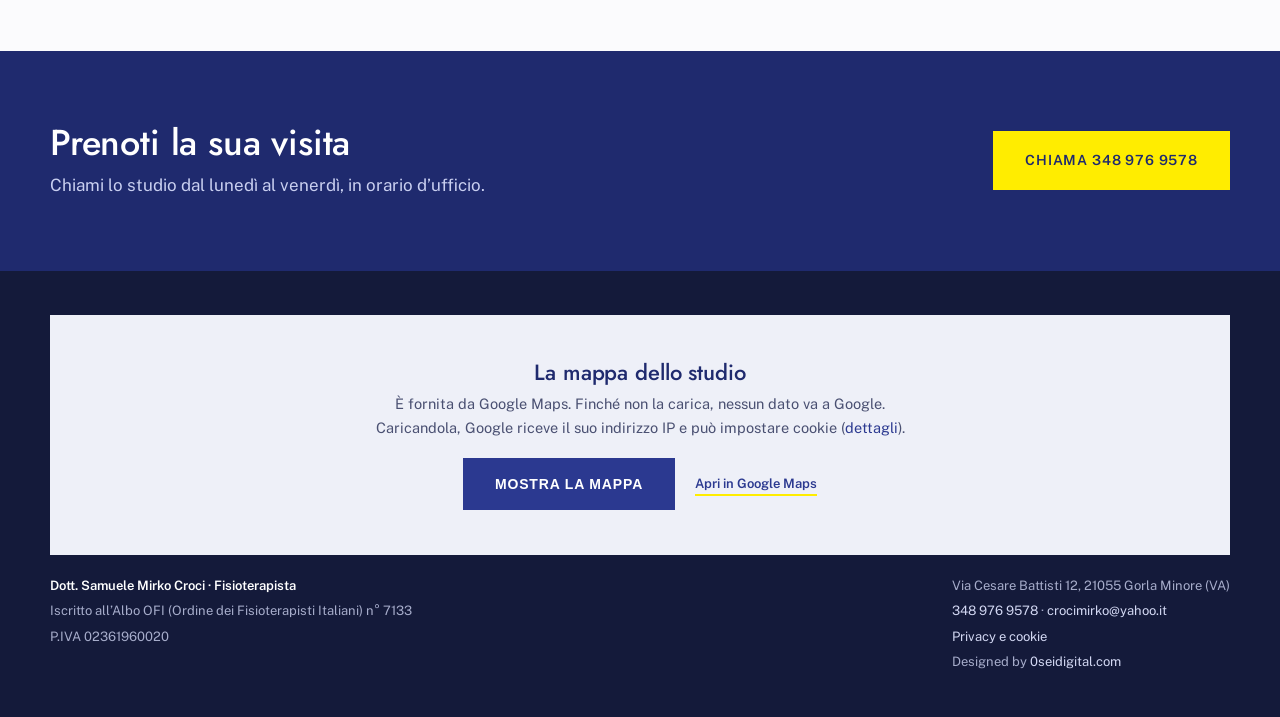
<file: il-professionista.html>
<!doctype html>
<html lang="it">
<head>
<meta charset="utf-8">
<meta name="viewport" content="width=device-width, initial-scale=1">
<title>Il professionista | Dott. Croci, Gorla Minore</title>
<meta name="description" content="Fisioterapista dal 2000: laurea all’Insubria, formazione UROG di Verona, fisioterapista federale svizzero, Metodo Mézières. Studio a Gorla Minore.">
<link rel="canonical" href="https://www.rieducazionepelvica.it/il-professionista.html">
<meta property="og:type" content="website">
<meta property="og:locale" content="it_IT">
<meta property="og:site_name" content="Dott. Samuele Mirko Croci, fisioterapista">
<meta property="og:title" content="Il professionista | Dott. Croci, Gorla Minore">
<meta property="og:description" content="Fisioterapista dal 2000: laurea all’Insubria, formazione UROG di Verona, fisioterapista federale svizzero, Metodo Mézières. Studio a Gorla Minore.">
<meta property="og:url" content="https://www.rieducazionepelvica.it/il-professionista.html">
<meta property="og:image" content="https://www.rieducazionepelvica.it/share.jpg">
<meta property="og:image:width" content="1200">
<meta property="og:image:height" content="630">
<meta name="twitter:card" content="summary_large_image">
<meta name="theme-color" content="#2b3990">
<link rel="icon" href="img/logo.svg" type="image/svg+xml">
<link rel="preload" href="fonts/jost-latin-wght-normal.woff2" as="font" type="font/woff2" crossorigin>
<link rel="preload" href="fonts/public-sans-latin-wght-normal.woff2" as="font" type="font/woff2" crossorigin>
<link rel="stylesheet" href="style.css">
</head>
<body>

<header class="site">
  <div class="wrap">
    <a class="brand" href="index.html">
      <img src="img/logo.svg" alt="" width="50" height="48">
      <span><strong>Dott. Samuele Mirko Croci</strong><small>Fisioterapista</small></span>
    </a>
    <button class="burger" aria-label="Menu" aria-expanded="false" aria-controls="nav"><span></span><span></span><span></span></button>
    <nav class="main" id="nav">
      <a href="il-professionista.html" aria-current="page">Il professionista</a>
      <a href="tecniche.html">Tecniche</a>
      <a href="index.html#ambiti">Ambiti di cura</a>
      <a href="mezieres.html">Metodo Mézières</a>
      <a href="index.html#faq">Domande frequenti</a>
      <a class="cta" href="index.html#contatti">Prenota</a>
    </nav>
  </div>
</header>

<main>

<div class="page-hero">
  <div class="wrap">
    <div class="eyebrow">Il professionista</div>
    <h1>Dott. Samuele Mirko Croci</h1>
    <p>Fisioterapista specializzato in rieducazione del pavimento pelvico dal 2000, riceve nel proprio studio di Gorla Minore.</p>
  </div>
  <svg class="mark" viewBox="28 22 134 138" aria-hidden="true"><use href="img/logo-mark.svg#m"/></svg>
</div>

<section>
  <div class="wrap">
    <div class="about">
      <figure class="portrait">
        <img src="img/mirko-croci.jpg" alt="Il Dott. Samuele Mirko Croci" width="768" height="1024">
        <figcaption>Dott. Samuele Mirko Croci<br><span>Fisioterapista</span></figcaption>
      </figure>
      <div>
        <div class="eyebrow">Chi è</div>
        <blockquote>Il modo più efficace di trattare un paziente con problematiche del pavimento pelvico è un approccio multidisciplinare.</blockquote>
        <p>Fisioterapista specializzato in rieducazione del pavimento pelvico dal 2000, il Dott. Croci tratta pazienti di ogni età con sintomi vescicali, anorettali, sessuali e dolore perineale. Riceve nel proprio studio di Gorla Minore e lavora in dialogo con le altre figure che seguono il paziente: ginecologo, urologo, sessuologo, neurologo.</p>
        <p>Accanto alla rieducazione perineale si occupa di rieducazione posturale con il <a href="mezieres.html">Metodo Mézières</a>, per il trattamento del mal di schiena e dei dismorfismi come scoliosi e ipercifosi, soprattutto in età evolutiva.</p>
        <p>La comunicazione è chiara e accessibile: disturbi che incidono sulla vita personale, relazionale e sociale vanno spiegati, compresi e affrontati senza imbarazzo.</p>
        <ol class="timeline">
          <li><time>1999</time><span><strong>Diploma Universitario in Fisioterapia</strong>, Università di Pavia, 110/110 e lode.</span></li>
          <li><time>2000</time><span><strong>Formazione UROG di Verona</strong>: attestati di I e II livello in riabilitazione uro-ginecologica, urologica, colonproctologica e pediatrica; dal 2006 tutor e poi docente.</span></li>
          <li><time>2004</time><span><strong>Fisioterapista Federale Svizzero</strong>: quattro anni di pratica a Lugano, con perfezionamento in terapia manuale e patologie della spalla.</span></li>
          <li><time>2006</time><span><strong>Laurea in Fisioterapia</strong>, Università dell’Insubria, 110/110 e lode.</span></li>
          <li><time>2009</time><span><strong>Diploma Metodo Mézières</strong> (rieducazione posturale) e formazione sul Protocollo Stanford per il dolore pelvico cronico.</span></li>
        </ol>
      </div>
    </div>
  </div>
</section>

<div class="cta-band">
  <div class="wrap">
    <div>
      <h2>Prenoti la sua visita</h2>
      <p>Chiami lo studio dal lunedì al venerdì, in orario d’ufficio.</p>
    </div>
    <a class="btn yellow" href="tel:+393489769578">Chiama 348 976 9578</a>
  </div>
</div>

</main>

<footer>
  <div class="wrap">
    <div class="footer-map" id="map">
      <div class="map-consent">
        <h2>La mappa dello studio</h2>
        <p>È fornita da Google Maps. Finché non la carica, nessun dato va a Google. Caricandola, Google riceve il suo indirizzo IP e può impostare cookie (<a href="privacy.html#cookie">dettagli</a>).</p>
        <div class="map-actions">
          <button class="btn solid" type="button" id="map-load" hidden>Mostra la mappa</button>
          <a class="link-more" href="https://www.google.com/maps/search/?api=1&amp;query=Via+Cesare+Battisti+12,+21055+Gorla+Minore+VA" target="_blank" rel="noopener">Apri in Google Maps</a>
        </div>
      </div>
    </div>
    <div class="legal">
      <strong>Dott. Samuele Mirko Croci · Fisioterapista</strong>
      <span>Iscritto all’Albo OFI (Ordine dei Fisioterapisti Italiani) n° 7133</span>
      <span>P.IVA 02361960020</span>
    </div>
    <div class="legal">
      <span>Via Cesare Battisti 12, 21055 Gorla Minore (VA)</span>
      <span><a href="tel:+393489769578">348 976 9578</a> · <a href="mailto:crocimirko@yahoo.it">crocimirko@yahoo.it</a></span>
      <span><a href="privacy.html">Privacy e cookie</a></span>
      <span>Designed by <a href="https://0seidigital.com" target="_blank" rel="noopener">0seidigital.com</a></span>
    </div>
  </div>
</footer>

<script src="script.js"></script>
</body>
</html>
</file>
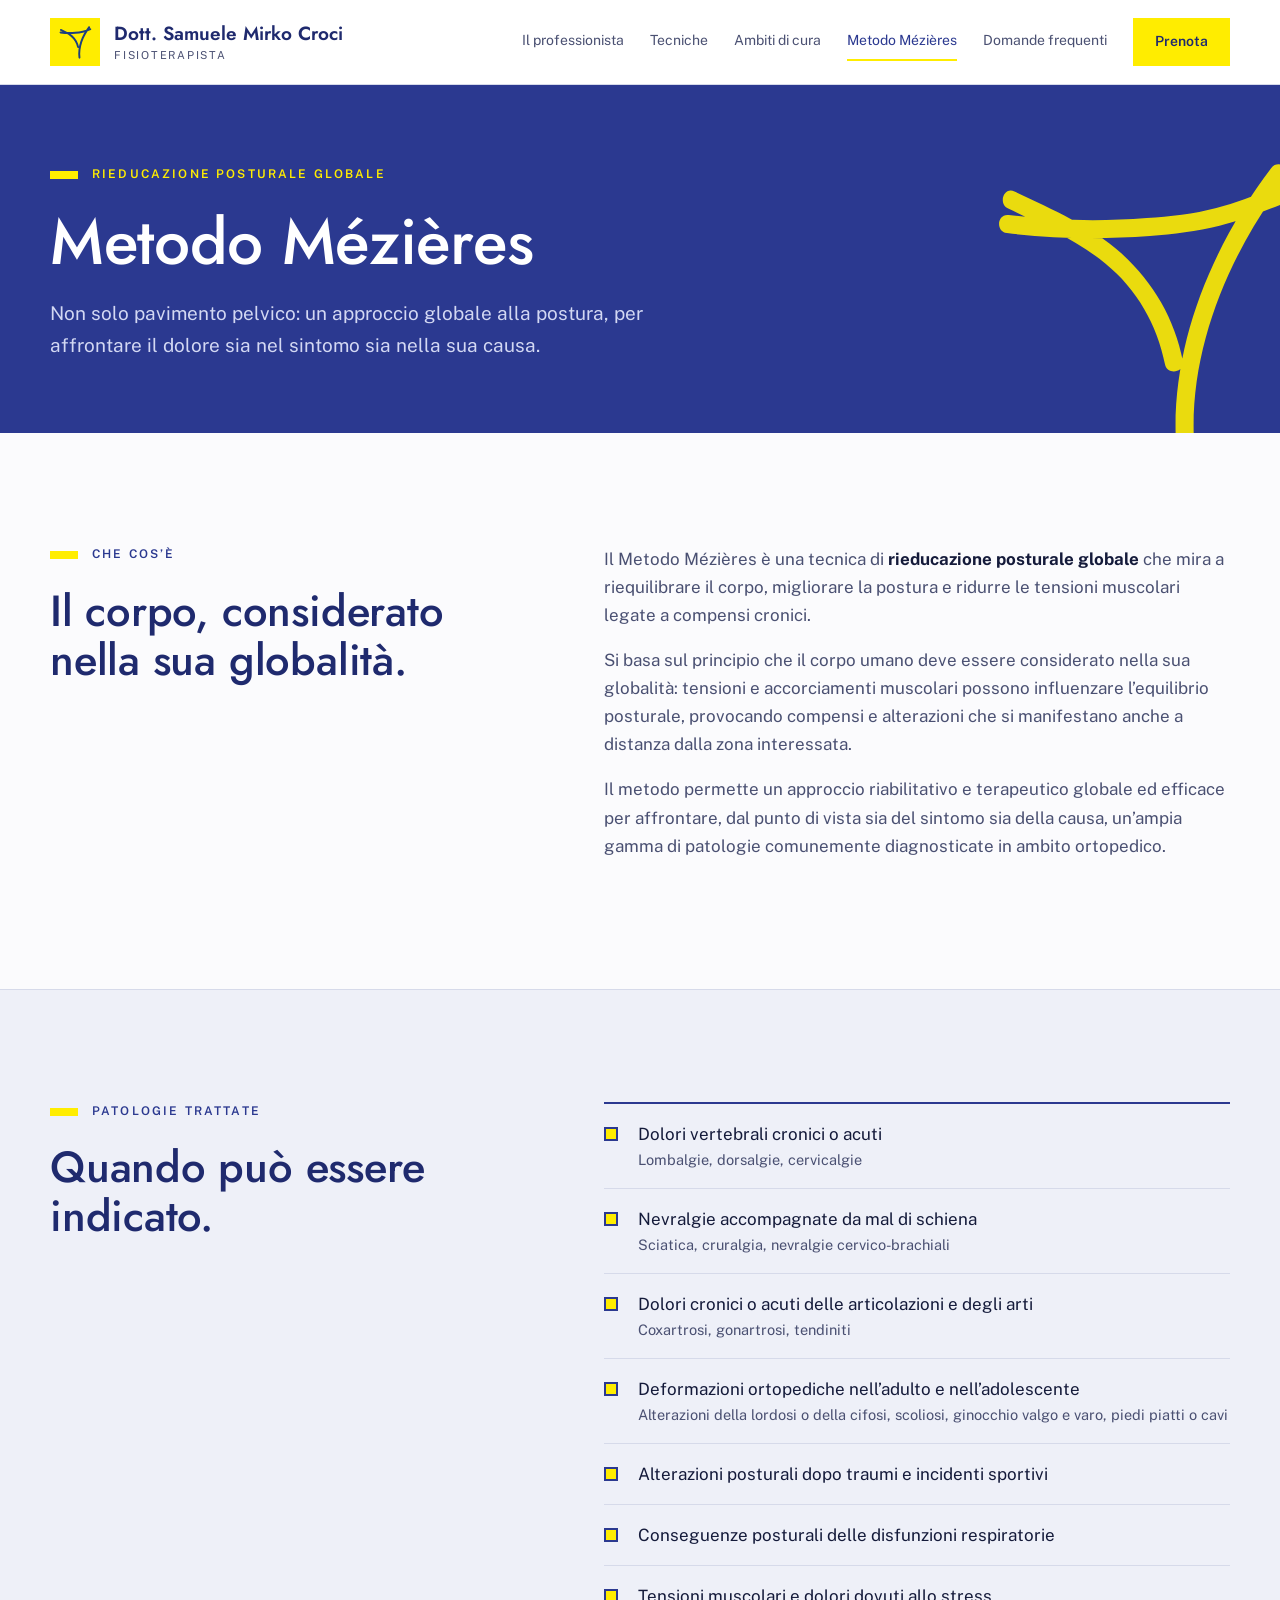
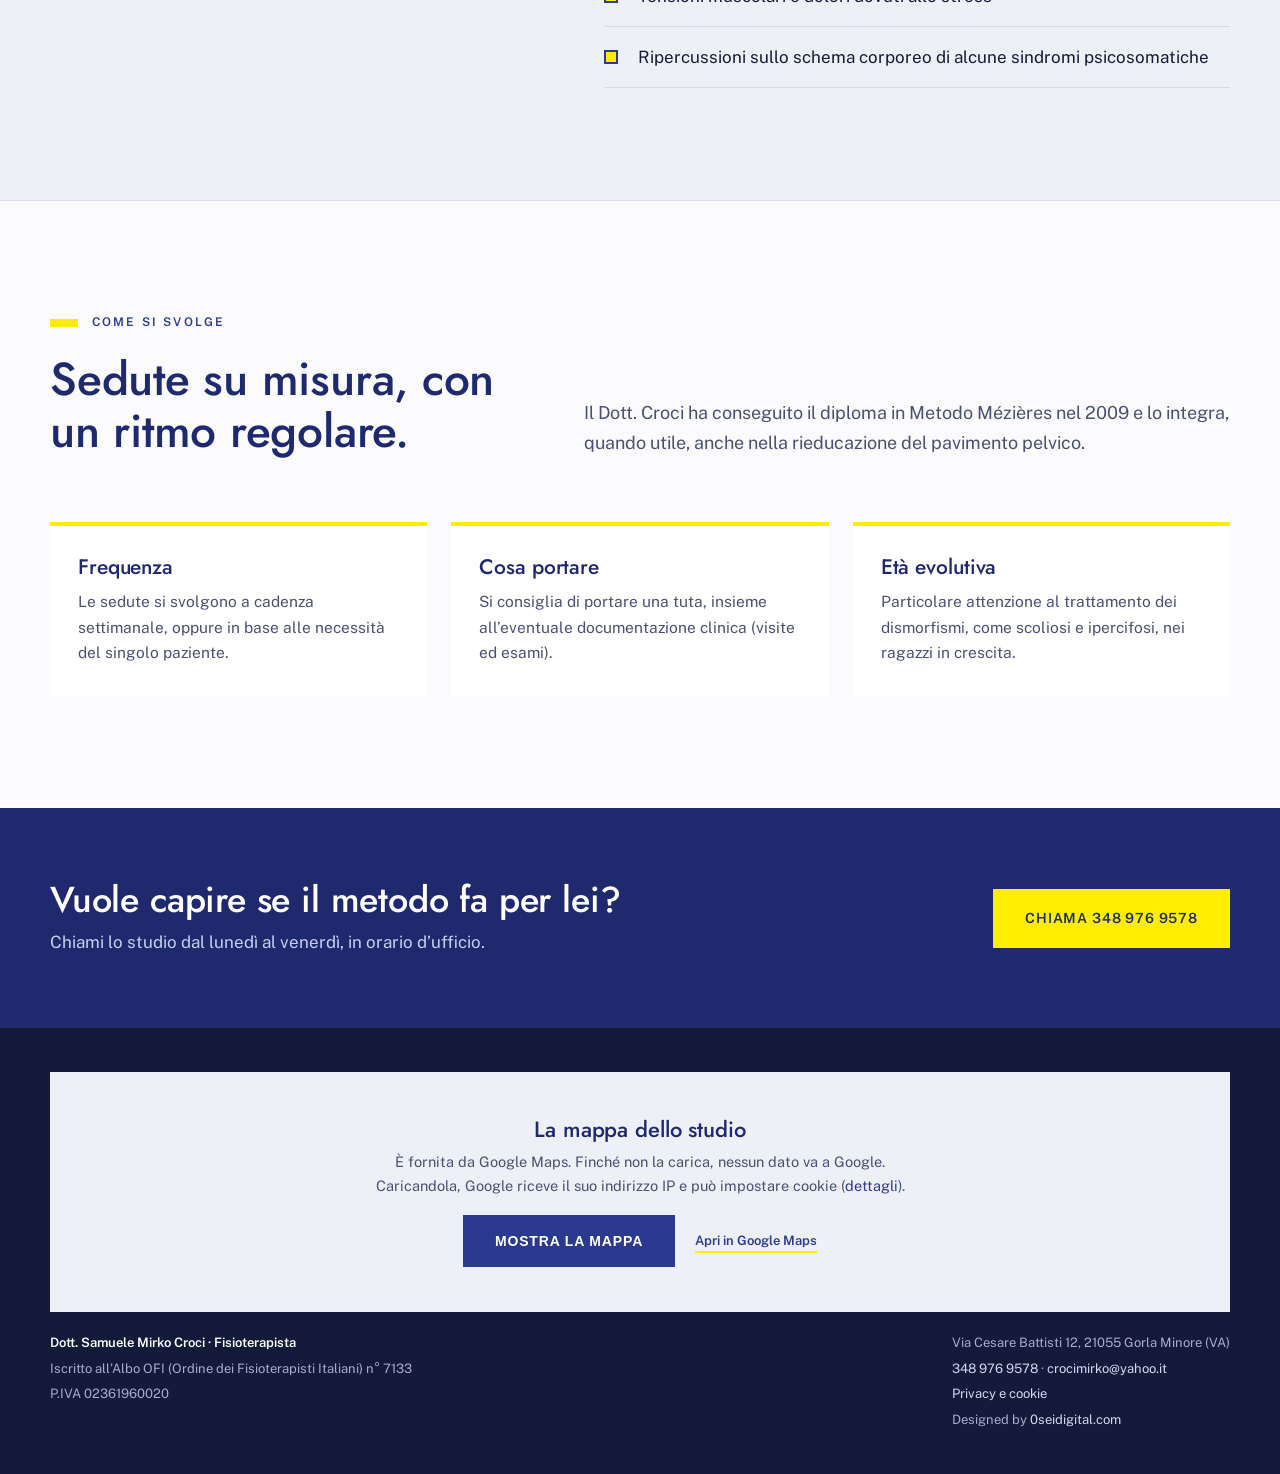
<file: mezieres.html>
<!doctype html>
<html lang="it">
<head>
<meta charset="utf-8">
<meta name="viewport" content="width=device-width, initial-scale=1">
<title>Metodo Mézières a Gorla Minore | Dott. Croci, Gorla Minore</title>
<meta name="description" content="Rieducazione posturale globale per mal di schiena, sciatica, dolori articolari e scoliosi. Dott. Samuele Mirko Croci, fisioterapista.">
<link rel="canonical" href="https://www.rieducazionepelvica.it/mezieres.html">
<meta property="og:type" content="website">
<meta property="og:locale" content="it_IT">
<meta property="og:site_name" content="Dott. Samuele Mirko Croci, fisioterapista">
<meta property="og:title" content="Metodo Mézières a Gorla Minore | Dott. Croci, Gorla Minore">
<meta property="og:description" content="Rieducazione posturale globale per mal di schiena, sciatica, dolori articolari e scoliosi. Dott. Samuele Mirko Croci, fisioterapista.">
<meta property="og:url" content="https://www.rieducazionepelvica.it/mezieres.html">
<meta property="og:image" content="https://www.rieducazionepelvica.it/share.jpg">
<meta property="og:image:width" content="1200">
<meta property="og:image:height" content="630">
<meta name="twitter:card" content="summary_large_image">
<meta name="theme-color" content="#2b3990">
<link rel="icon" href="img/logo.svg" type="image/svg+xml">
<link rel="preload" href="fonts/jost-latin-wght-normal.woff2" as="font" type="font/woff2" crossorigin>
<link rel="preload" href="fonts/public-sans-latin-wght-normal.woff2" as="font" type="font/woff2" crossorigin>
<link rel="stylesheet" href="style.css">
</head>
<body>

<header class="site">
  <div class="wrap">
    <a class="brand" href="index.html">
      <img src="img/logo.svg" alt="" width="50" height="48">
      <span><strong>Dott. Samuele Mirko Croci</strong><small>Fisioterapista</small></span>
    </a>
    <button class="burger" aria-label="Menu" aria-expanded="false" aria-controls="nav"><span></span><span></span><span></span></button>
    <nav class="main" id="nav">
      <a href="il-professionista.html">Il professionista</a>
      <a href="tecniche.html">Tecniche</a>
      <a href="index.html#ambiti">Ambiti di cura</a>
      <a href="mezieres.html" aria-current="page">Metodo Mézières</a>
      <a href="index.html#faq">Domande frequenti</a>
      <a class="cta" href="index.html#contatti">Prenota</a>
    </nav>
  </div>
</header>

<main>

<div class="page-hero">
  <div class="wrap">
    <div class="eyebrow">Rieducazione posturale globale</div>
    <h1>Metodo Mézières</h1>
    <p>Non solo pavimento pelvico: un approccio globale alla postura, per affrontare il dolore sia nel sintomo sia nella sua causa.</p>
  </div>
  <svg class="mark" viewBox="28 22 134 138" aria-hidden="true"><use href="img/logo-mark.svg#m"/></svg>
</div>

<section>
  <div class="wrap">
    <div class="split">
      <div>
        <div class="eyebrow">Che cos’è</div>
        <h2>Il corpo, considerato nella sua globalità.</h2>
      </div>
      <div class="prose">
        <p>Il Metodo Mézières è una tecnica di <strong>rieducazione posturale globale</strong> che mira a riequilibrare il corpo, migliorare la postura e ridurre le tensioni muscolari legate a compensi cronici.</p>
        <p>Si basa sul principio che il corpo umano deve essere considerato nella sua globalità: tensioni e accorciamenti muscolari possono influenzare l’equilibrio posturale, provocando compensi e alterazioni che si manifestano anche a distanza dalla zona interessata.</p>
        <p>Il metodo permette un approccio riabilitativo e terapeutico globale ed efficace per affrontare, dal punto di vista sia del sintomo sia della causa, un’ampia gamma di patologie comunemente diagnosticate in ambito ortopedico.</p>
      </div>
    </div>
  </div>
</section>

<section class="band">
  <div class="wrap">
    <div class="split">
      <div>
        <div class="eyebrow">Patologie trattate</div>
        <h2>Quando può essere indicato.</h2>
      </div>
      <ul class="list-check">
        <li>Dolori vertebrali cronici o acuti<span>Lombalgie, dorsalgie, cervicalgie</span></li>
        <li>Nevralgie accompagnate da mal di schiena<span>Sciatica, cruralgia, nevralgie cervico-brachiali</span></li>
        <li>Dolori cronici o acuti delle articolazioni e degli arti<span>Coxartrosi, gonartrosi, tendiniti</span></li>
        <li>Deformazioni ortopediche nell’adulto e nell’adolescente<span>Alterazioni della lordosi o della cifosi, scoliosi, ginocchio valgo e varo, piedi piatti o cavi</span></li>
        <li>Alterazioni posturali dopo traumi e incidenti sportivi</li>
        <li>Conseguenze posturali delle disfunzioni respiratorie</li>
        <li>Tensioni muscolari e dolori dovuti allo stress</li>
        <li>Ripercussioni sullo schema corporeo di alcune sindromi psicosomatiche</li>
      </ul>
    </div>
  </div>
</section>

<section>
  <div class="wrap">
    <div class="sec-head">
      <div>
        <div class="eyebrow">Come si svolge</div>
        <h2>Sedute su misura, con un ritmo regolare.</h2>
      </div>
      <p>Il Dott. Croci ha conseguito il diploma in Metodo Mézières nel 2009 e lo integra, quando utile, anche nella rieducazione del pavimento pelvico.</p>
    </div>
    <div class="cards">
      <div class="card"><h3>Frequenza</h3><p>Le sedute si svolgono a cadenza settimanale, oppure in base alle necessità del singolo paziente.</p></div>
      <div class="card"><h3>Cosa portare</h3><p>Si consiglia di portare una tuta, insieme all’eventuale documentazione clinica (visite ed esami).</p></div>
      <div class="card"><h3>Età evolutiva</h3><p>Particolare attenzione al trattamento dei dismorfismi, come scoliosi e ipercifosi, nei ragazzi in crescita.</p></div>
    </div>
  </div>
</section>

<div class="cta-band">
  <div class="wrap">
    <div>
      <h2>Vuole capire se il metodo fa per lei?</h2>
      <p>Chiami lo studio dal lunedì al venerdì, in orario d’ufficio.</p>
    </div>
    <a class="btn yellow" href="tel:+393489769578">Chiama 348 976 9578</a>
  </div>
</div>

</main>

<footer>
  <div class="wrap">
    <div class="footer-map" id="map">
      <div class="map-consent">
        <h2>La mappa dello studio</h2>
        <p>È fornita da Google Maps. Finché non la carica, nessun dato va a Google. Caricandola, Google riceve il suo indirizzo IP e può impostare cookie (<a href="privacy.html#cookie">dettagli</a>).</p>
        <div class="map-actions">
          <button class="btn solid" type="button" id="map-load" hidden>Mostra la mappa</button>
          <a class="link-more" href="https://www.google.com/maps/search/?api=1&amp;query=Via+Cesare+Battisti+12,+21055+Gorla+Minore+VA" target="_blank" rel="noopener">Apri in Google Maps</a>
        </div>
      </div>
    </div>
    <div class="legal">
      <strong>Dott. Samuele Mirko Croci · Fisioterapista</strong>
      <span>Iscritto all’Albo OFI (Ordine dei Fisioterapisti Italiani) n° 7133</span>
      <span>P.IVA 02361960020</span>
    </div>
    <div class="legal">
      <span>Via Cesare Battisti 12, 21055 Gorla Minore (VA)</span>
      <span><a href="tel:+393489769578">348 976 9578</a> · <a href="mailto:crocimirko@yahoo.it">crocimirko@yahoo.it</a></span>
      <span><a href="privacy.html">Privacy e cookie</a></span>
      <span>Designed by <a href="https://0seidigital.com" target="_blank" rel="noopener">0seidigital.com</a></span>
    </div>
  </div>
</footer>

<script src="script.js"></script>
</body>
</html>
</file>
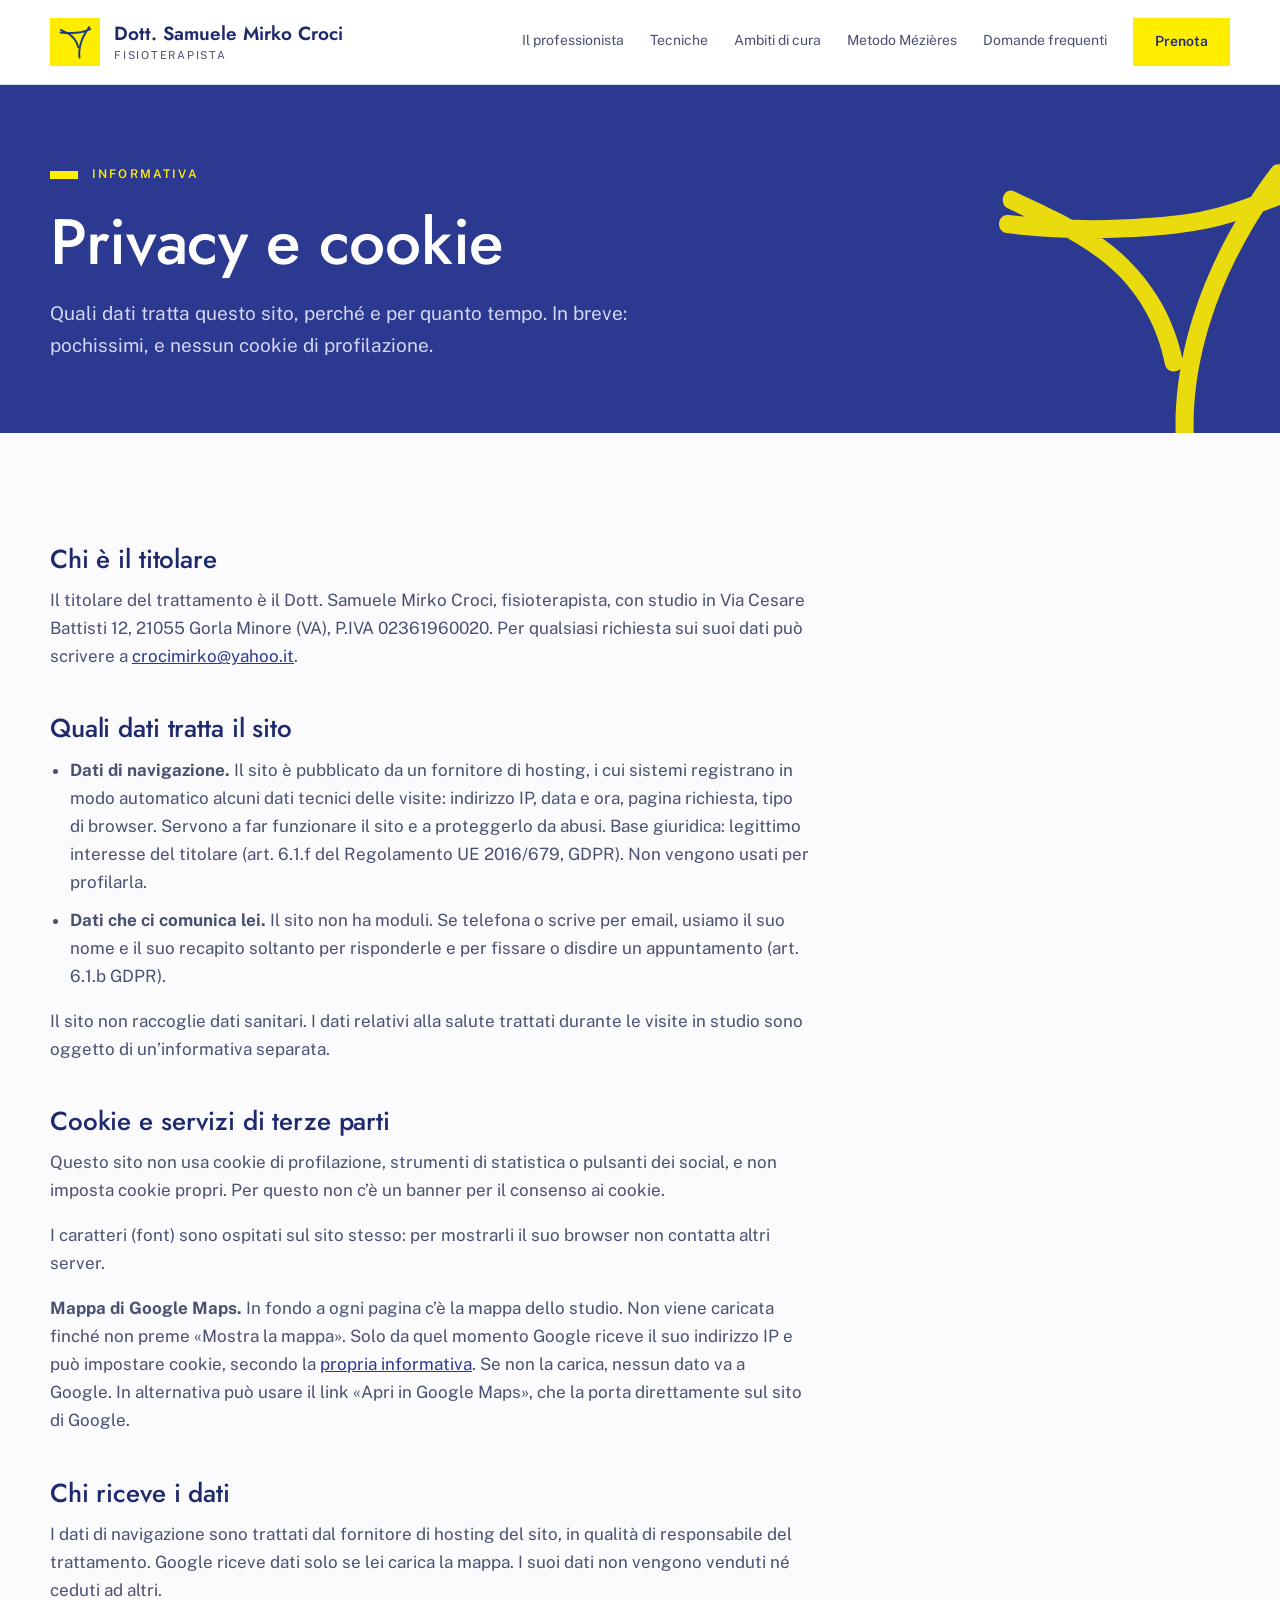
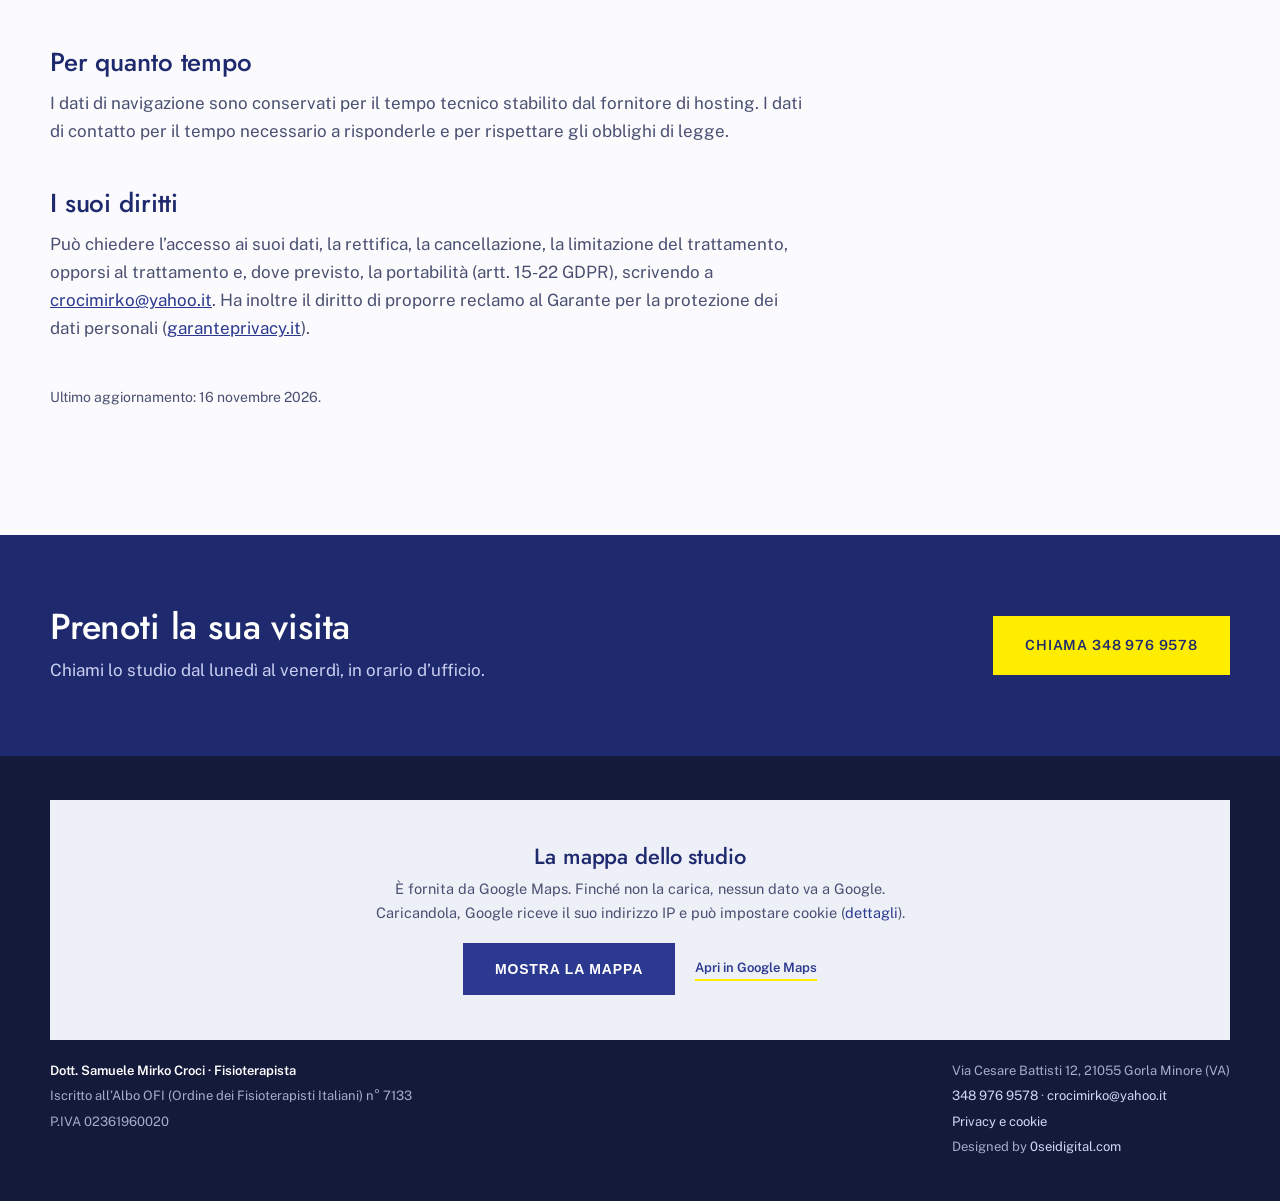
<file: privacy.html>
<!doctype html>
<html lang="it">
<head>
<meta charset="utf-8">
<meta name="viewport" content="width=device-width, initial-scale=1">
<title>Privacy e cookie | Dott. Croci, Gorla Minore</title>
<meta name="description" content="Come il sito del Dott. Samuele Mirko Croci tratta i dati personali: nessun cookie di profilazione, mappa di Google caricata solo su richiesta.">
<link rel="canonical" href="https://www.rieducazionepelvica.it/privacy.html">
<meta property="og:type" content="website">
<meta property="og:locale" content="it_IT">
<meta property="og:site_name" content="Dott. Samuele Mirko Croci, fisioterapista">
<meta property="og:title" content="Privacy e cookie | Dott. Croci, Gorla Minore">
<meta property="og:description" content="Come il sito del Dott. Samuele Mirko Croci tratta i dati personali: nessun cookie di profilazione, mappa di Google caricata solo su richiesta.">
<meta property="og:url" content="https://www.rieducazionepelvica.it/privacy.html">
<meta property="og:image" content="https://www.rieducazionepelvica.it/share.jpg">
<meta property="og:image:width" content="1200">
<meta property="og:image:height" content="630">
<meta name="twitter:card" content="summary_large_image">
<meta name="theme-color" content="#2b3990">
<link rel="icon" href="img/logo.svg" type="image/svg+xml">
<link rel="preload" href="fonts/jost-latin-wght-normal.woff2" as="font" type="font/woff2" crossorigin>
<link rel="preload" href="fonts/public-sans-latin-wght-normal.woff2" as="font" type="font/woff2" crossorigin>
<link rel="stylesheet" href="style.css">
</head>
<body>

<header class="site">
  <div class="wrap">
    <a class="brand" href="index.html">
      <img src="img/logo.svg" alt="" width="50" height="48">
      <span><strong>Dott. Samuele Mirko Croci</strong><small>Fisioterapista</small></span>
    </a>
    <button class="burger" aria-label="Menu" aria-expanded="false" aria-controls="nav"><span></span><span></span><span></span></button>
    <nav class="main" id="nav">
      <a href="il-professionista.html">Il professionista</a>
      <a href="tecniche.html">Tecniche</a>
      <a href="index.html#ambiti">Ambiti di cura</a>
      <a href="mezieres.html">Metodo Mézières</a>
      <a href="index.html#faq">Domande frequenti</a>
      <a class="cta" href="index.html#contatti">Prenota</a>
    </nav>
  </div>
</header>

<main>

<div class="page-hero">
  <div class="wrap">
    <div class="eyebrow">Informativa</div>
    <h1>Privacy e cookie</h1>
    <p>Quali dati tratta questo sito, perché e per quanto tempo. In breve: pochissimi, e nessun cookie di profilazione.</p>
  </div>
  <svg class="mark" viewBox="28 22 134 138" aria-hidden="true"><use href="img/logo-mark.svg#m"/></svg>
</div>

<section>
  <div class="wrap">
    <div class="legal-doc">
      <h2>Chi è il titolare</h2>
      <p>Il titolare del trattamento è il Dott. Samuele Mirko Croci, fisioterapista, con studio in Via Cesare Battisti 12, 21055 Gorla Minore (VA), P.IVA 02361960020. Per qualsiasi richiesta sui suoi dati può scrivere a <a href="mailto:crocimirko@yahoo.it">crocimirko@yahoo.it</a>.</p>

      <h2>Quali dati tratta il sito</h2>
      <ul>
        <li><strong>Dati di navigazione.</strong> Il sito è pubblicato da un fornitore di hosting, i cui sistemi registrano in modo automatico alcuni dati tecnici delle visite: indirizzo IP, data e ora, pagina richiesta, tipo di browser. Servono a far funzionare il sito e a proteggerlo da abusi. Base giuridica: legittimo interesse del titolare (art. 6.1.f del Regolamento UE 2016/679, GDPR). Non vengono usati per profilarla.</li>
        <li><strong>Dati che ci comunica lei.</strong> Il sito non ha moduli. Se telefona o scrive per email, usiamo il suo nome e il suo recapito soltanto per risponderle e per fissare o disdire un appuntamento (art. 6.1.b GDPR).</li>
      </ul>
      <p>Il sito non raccoglie dati sanitari. I dati relativi alla salute trattati durante le visite in studio sono oggetto di un’informativa separata.</p>

      <h2 id="cookie">Cookie e servizi di terze parti</h2>
      <p>Questo sito non usa cookie di profilazione, strumenti di statistica o pulsanti dei social, e non imposta cookie propri. Per questo non c’è un banner per il consenso ai cookie.</p>
      <p>I caratteri (font) sono ospitati sul sito stesso: per mostrarli il suo browser non contatta altri server.</p>
      <p><strong>Mappa di Google Maps.</strong> In fondo a ogni pagina c’è la mappa dello studio. Non viene caricata finché non preme «Mostra la mappa». Solo da quel momento Google riceve il suo indirizzo IP e può impostare cookie, secondo la <a href="https://policies.google.com/privacy" target="_blank" rel="noopener">propria informativa</a>. Se non la carica, nessun dato va a Google. In alternativa può usare il link «Apri in Google Maps», che la porta direttamente sul sito di Google.</p>

      <h2>Chi riceve i dati</h2>
      <p>I dati di navigazione sono trattati dal fornitore di hosting del sito, in qualità di responsabile del trattamento. Google riceve dati solo se lei carica la mappa. I suoi dati non vengono venduti né ceduti ad altri.</p>

      <h2>Per quanto tempo</h2>
      <p>I dati di navigazione sono conservati per il tempo tecnico stabilito dal fornitore di hosting. I dati di contatto per il tempo necessario a risponderle e per rispettare gli obblighi di legge.</p>

      <h2>I suoi diritti</h2>
      <p>Può chiedere l’accesso ai suoi dati, la rettifica, la cancellazione, la limitazione del trattamento, opporsi al trattamento e, dove previsto, la portabilità (artt. 15-22 GDPR), scrivendo a <a href="mailto:crocimirko@yahoo.it">crocimirko@yahoo.it</a>. Ha inoltre il diritto di proporre reclamo al Garante per la protezione dei dati personali (<a href="https://www.garanteprivacy.it" target="_blank" rel="noopener">garanteprivacy.it</a>).</p>

      <p class="legal-doc__date">Ultimo aggiornamento: 16 novembre 2026.</p>
    </div>
  </div>
</section>

<div class="cta-band">
  <div class="wrap">
    <div>
      <h2>Prenoti la sua visita</h2>
      <p>Chiami lo studio dal lunedì al venerdì, in orario d’ufficio.</p>
    </div>
    <a class="btn yellow" href="tel:+393489769578">Chiama 348 976 9578</a>
  </div>
</div>

</main>

<footer>
  <div class="wrap">
    <div class="footer-map" id="map">
      <div class="map-consent">
        <h2>La mappa dello studio</h2>
        <p>È fornita da Google Maps. Finché non la carica, nessun dato va a Google. Caricandola, Google riceve il suo indirizzo IP e può impostare cookie (<a href="privacy.html#cookie">dettagli</a>).</p>
        <div class="map-actions">
          <button class="btn solid" type="button" id="map-load" hidden>Mostra la mappa</button>
          <a class="link-more" href="https://www.google.com/maps/search/?api=1&amp;query=Via+Cesare+Battisti+12,+21055+Gorla+Minore+VA" target="_blank" rel="noopener">Apri in Google Maps</a>
        </div>
      </div>
    </div>
    <div class="legal">
      <strong>Dott. Samuele Mirko Croci · Fisioterapista</strong>
      <span>Iscritto all’Albo OFI (Ordine dei Fisioterapisti Italiani) n° 7133</span>
      <span>P.IVA 02361960020</span>
    </div>
    <div class="legal">
      <span>Via Cesare Battisti 12, 21055 Gorla Minore (VA)</span>
      <span><a href="tel:+393489769578">348 976 9578</a> · <a href="mailto:crocimirko@yahoo.it">crocimirko@yahoo.it</a></span>
      <span><a href="privacy.html">Privacy e cookie</a></span>
      <span>Designed by <a href="https://0seidigital.com" target="_blank" rel="noopener">0seidigital.com</a></span>
    </div>
  </div>
</footer>

<script src="script.js"></script>
</body>
</html>
</file>
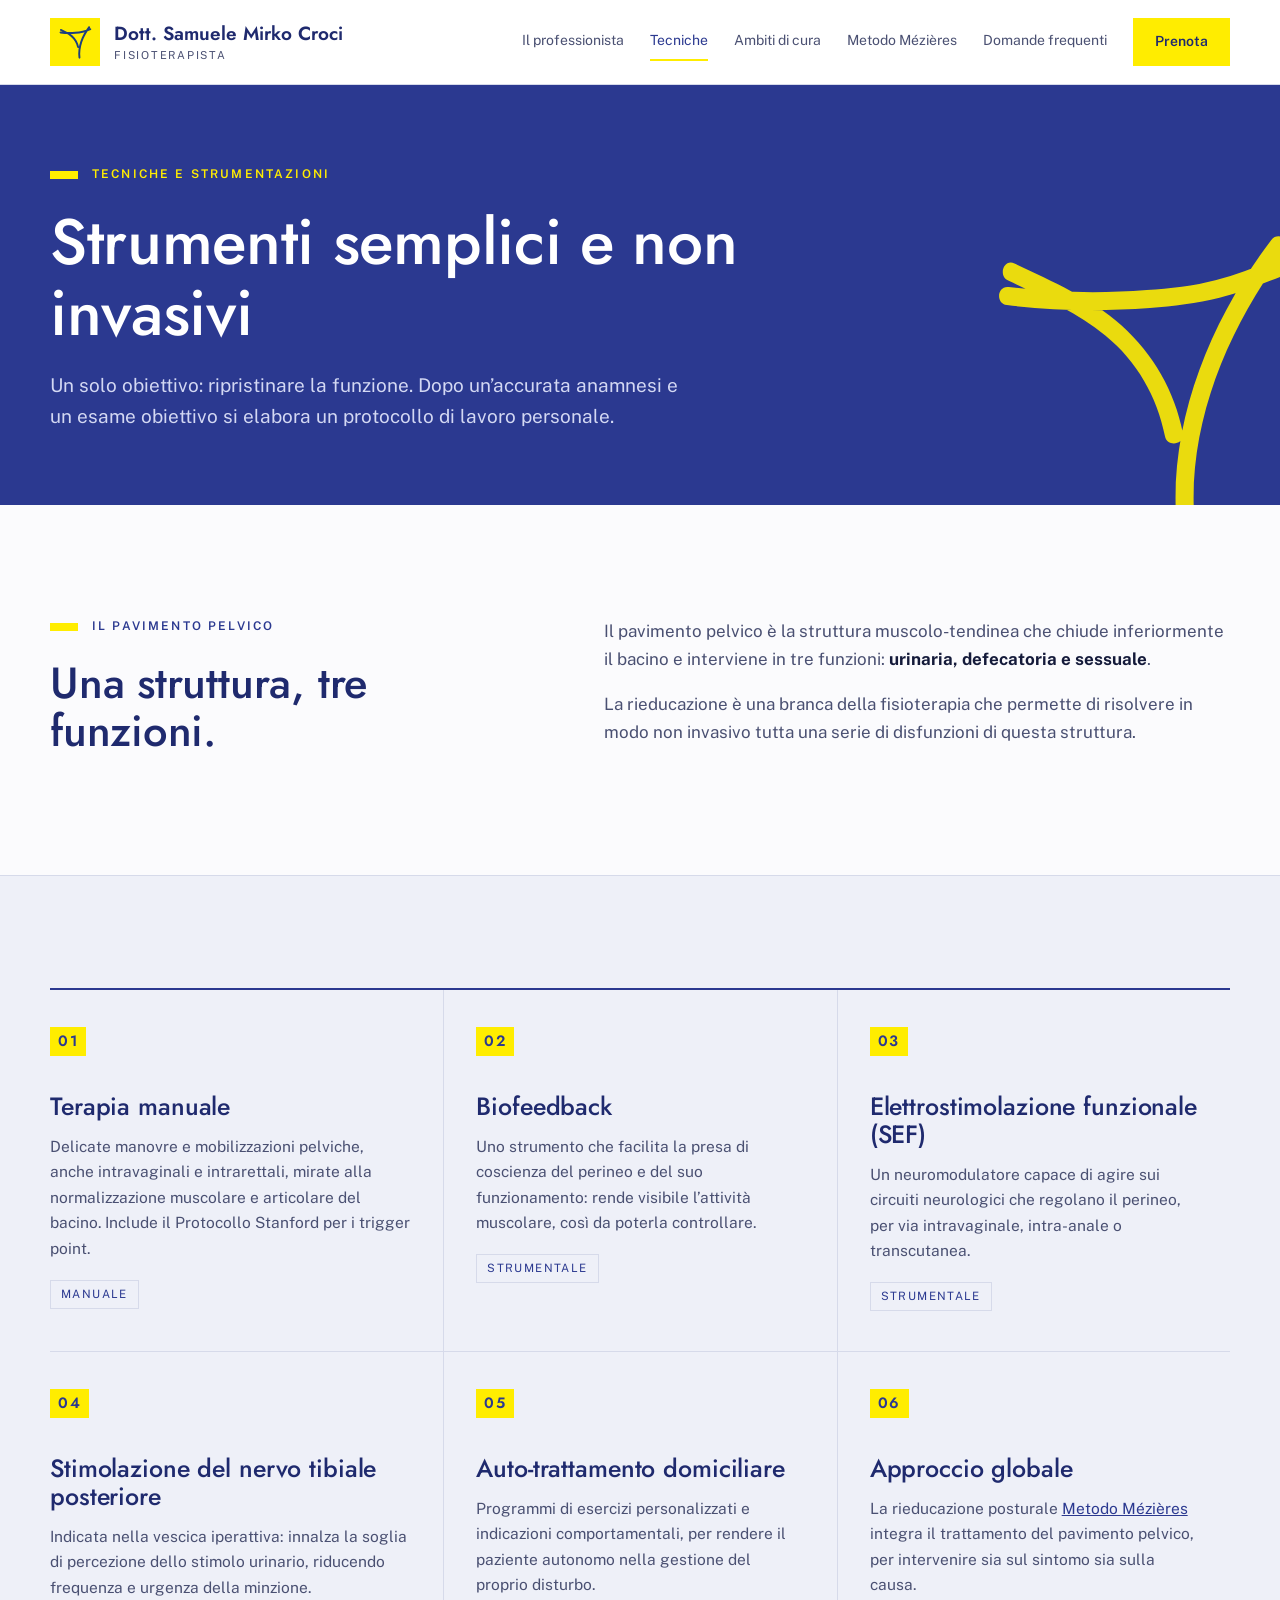
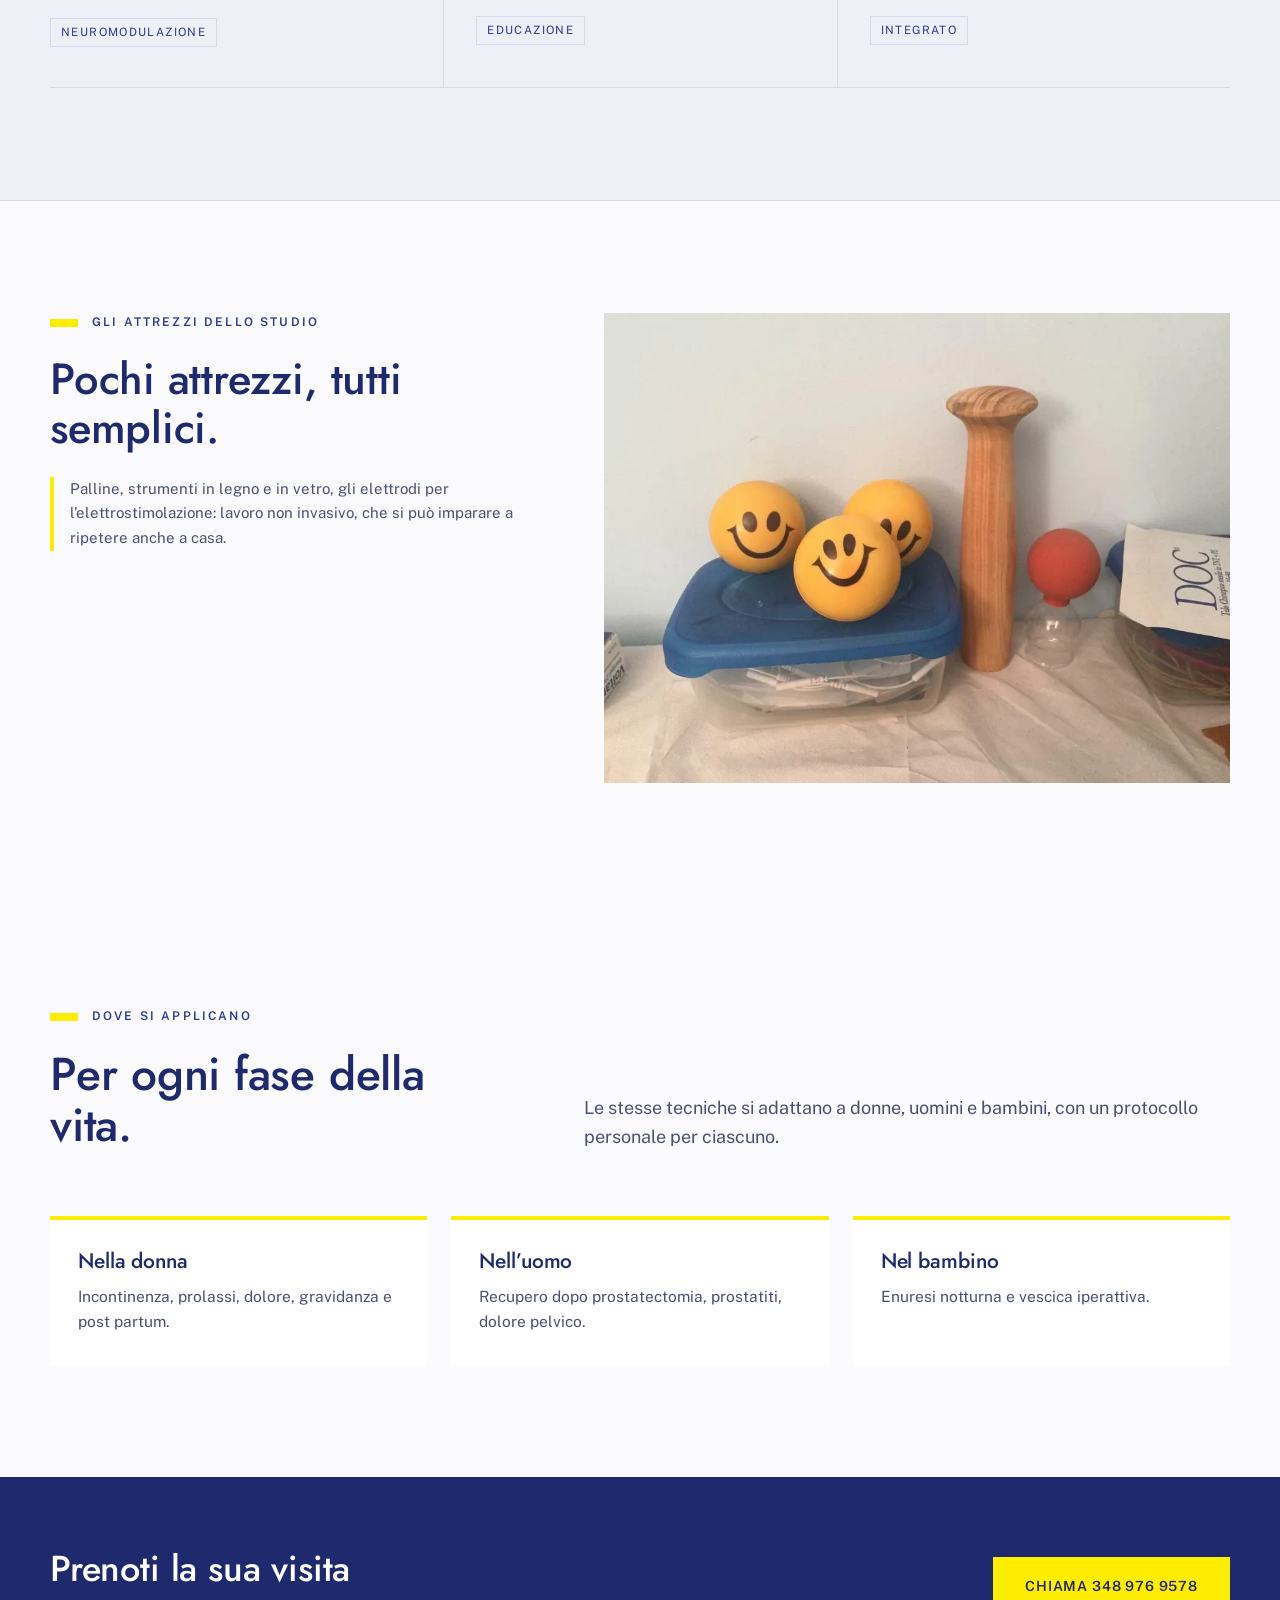
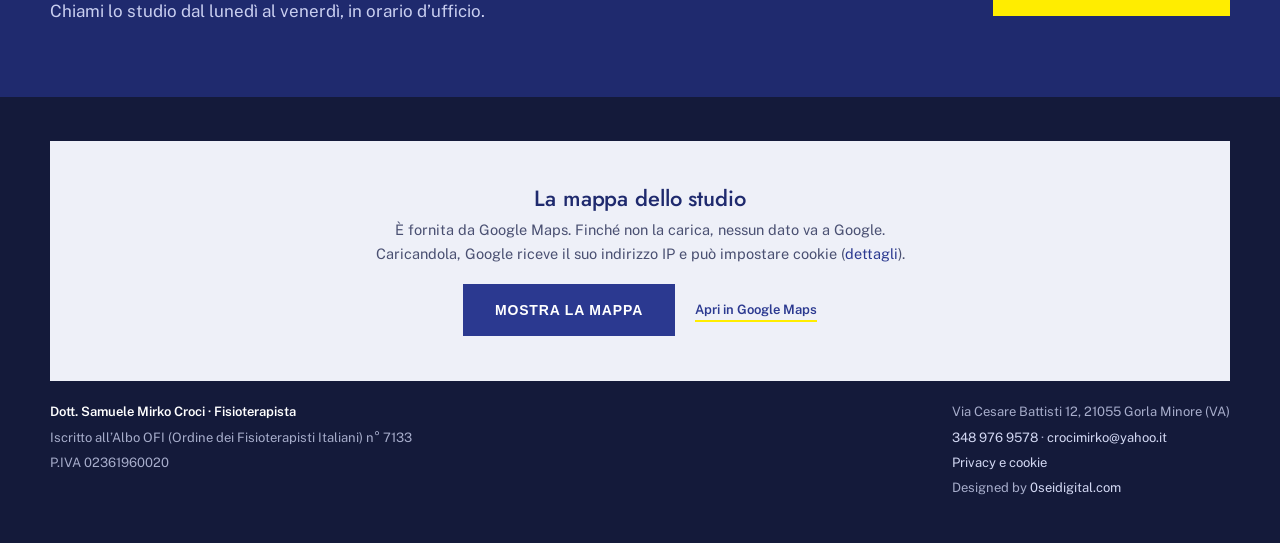
<file: tecniche.html>
<!doctype html>
<html lang="it">
<head>
<meta charset="utf-8">
<meta name="viewport" content="width=device-width, initial-scale=1">
<title>Tecniche di rieducazione pelvica | Dott. Croci, Gorla Minore</title>
<meta name="description" content="Biofeedback, elettrostimolazione funzionale, terapia manuale e auto-trattamento: gli strumenti non invasivi della rieducazione del pavimento pelvico.">
<link rel="canonical" href="https://www.rieducazionepelvica.it/tecniche.html">
<meta property="og:type" content="website">
<meta property="og:locale" content="it_IT">
<meta property="og:site_name" content="Dott. Samuele Mirko Croci, fisioterapista">
<meta property="og:title" content="Tecniche di rieducazione pelvica | Dott. Croci, Gorla Minore">
<meta property="og:description" content="Biofeedback, elettrostimolazione funzionale, terapia manuale e auto-trattamento: gli strumenti non invasivi della rieducazione del pavimento pelvico.">
<meta property="og:url" content="https://www.rieducazionepelvica.it/tecniche.html">
<meta property="og:image" content="https://www.rieducazionepelvica.it/share.jpg">
<meta property="og:image:width" content="1200">
<meta property="og:image:height" content="630">
<meta name="twitter:card" content="summary_large_image">
<meta name="theme-color" content="#2b3990">
<link rel="icon" href="img/logo.svg" type="image/svg+xml">
<link rel="preload" href="fonts/jost-latin-wght-normal.woff2" as="font" type="font/woff2" crossorigin>
<link rel="preload" href="fonts/public-sans-latin-wght-normal.woff2" as="font" type="font/woff2" crossorigin>
<link rel="stylesheet" href="style.css">
</head>
<body>

<header class="site">
  <div class="wrap">
    <a class="brand" href="index.html">
      <img src="img/logo.svg" alt="" width="50" height="48">
      <span><strong>Dott. Samuele Mirko Croci</strong><small>Fisioterapista</small></span>
    </a>
    <button class="burger" aria-label="Menu" aria-expanded="false" aria-controls="nav"><span></span><span></span><span></span></button>
    <nav class="main" id="nav">
      <a href="il-professionista.html">Il professionista</a>
      <a href="tecniche.html" aria-current="page">Tecniche</a>
      <a href="index.html#ambiti">Ambiti di cura</a>
      <a href="mezieres.html">Metodo Mézières</a>
      <a href="index.html#faq">Domande frequenti</a>
      <a class="cta" href="index.html#contatti">Prenota</a>
    </nav>
  </div>
</header>

<main>

<div class="page-hero">
  <div class="wrap">
    <div class="eyebrow">Tecniche e strumentazioni</div>
    <h1>Strumenti semplici e non invasivi</h1>
    <p>Un solo obiettivo: ripristinare la funzione. Dopo un’accurata anamnesi e un esame obiettivo si elabora un protocollo di lavoro personale.</p>
  </div>
  <svg class="mark" viewBox="28 22 134 138" aria-hidden="true"><use href="img/logo-mark.svg#m"/></svg>
</div>

<section>
  <div class="wrap">
    <div class="split">
      <div>
        <div class="eyebrow">Il pavimento pelvico</div>
        <h2>Una struttura, tre funzioni.</h2>
      </div>
      <div class="prose">
        <p>Il pavimento pelvico è la struttura muscolo-tendinea che chiude inferiormente il bacino e interviene in tre funzioni: <strong>urinaria, defecatoria e sessuale</strong>.</p>
        <p>La rieducazione è una branca della fisioterapia che permette di risolvere in modo non invasivo tutta una serie di disfunzioni di questa struttura.</p>
      </div>
    </div>
  </div>
</section>

<section class="band">
  <div class="wrap">
    <div class="method">
      <article><span class="no">01</span><h3>Terapia manuale</h3><p>Delicate manovre e mobilizzazioni pelviche, anche intravaginali e intrarettali, mirate alla normalizzazione muscolare e articolare del bacino. Include il Protocollo Stanford per i trigger point.</p><span class="tag">Manuale</span></article>
      <article><span class="no">02</span><h3>Biofeedback</h3><p>Uno strumento che facilita la presa di coscienza del perineo e del suo funzionamento: rende visibile l’attività muscolare, così da poterla controllare.</p><span class="tag">Strumentale</span></article>
      <article><span class="no">03</span><h3>Elettrostimolazione funzionale (SEF)</h3><p>Un neuromodulatore capace di agire sui circuiti neurologici che regolano il perineo, per via intravaginale, intra-anale o transcutanea.</p><span class="tag">Strumentale</span></article>
      <article><span class="no">04</span><h3>Stimolazione del nervo tibiale posteriore</h3><p>Indicata nella vescica iperattiva: innalza la soglia di percezione dello stimolo urinario, riducendo frequenza e urgenza della minzione.</p><span class="tag">Neuromodulazione</span></article>
      <article><span class="no">05</span><h3>Auto-trattamento domiciliare</h3><p>Programmi di esercizi personalizzati e indicazioni comportamentali, per rendere il paziente autonomo nella gestione del proprio disturbo.</p><span class="tag">Educazione</span></article>
      <article><span class="no">06</span><h3>Approccio globale</h3><p>La rieducazione posturale <a href="mezieres.html">Metodo Mézières</a> integra il trattamento del pavimento pelvico, per intervenire sia sul sintomo sia sulla causa.</p><span class="tag">Integrato</span></article>
    </div>
  </div>
</section>

<section>
  <div class="wrap">
    <div class="split">
      <div>
        <div class="eyebrow">Gli attrezzi dello studio</div>
        <h2>Pochi attrezzi, tutti semplici.</h2>
        <p class="note-box">Palline, strumenti in legno e in vetro, gli elettrodi per l’elettrostimolazione: lavoro non invasivo, che si può imparare a ripetere anche a casa.</p>
      </div>
      <picture class="photo-frame">
        <source srcset="img/strumenti-studio.webp" type="image/webp">
        <img src="img/strumenti-studio.jpg" width="1024" height="768" loading="lazy" alt="Sul piano di lavoro dello studio: tre palline gialle con il sorriso su una scatola blu piena di elettrodi, un pestello di legno e una ventosa di vetro con la pompetta rossa.">
      </picture>
    </div>
  </div>
</section>

<section>
  <div class="wrap">
    <div class="sec-head">
      <div>
        <div class="eyebrow">Dove si applicano</div>
        <h2>Per ogni fase della vita.</h2>
      </div>
      <p>Le stesse tecniche si adattano a donne, uomini e bambini, con un protocollo personale per ciascuno.</p>
    </div>
    <div class="cards">
      <a class="card card--link" href="donna.html"><h3>Nella donna</h3><p>Incontinenza, prolassi, dolore, gravidanza e post partum.</p></a>
      <a class="card card--link" href="uomo.html"><h3>Nell’uomo</h3><p>Recupero dopo prostatectomia, prostatiti, dolore pelvico.</p></a>
      <a class="card card--link" href="bambino.html"><h3>Nel bambino</h3><p>Enuresi notturna e vescica iperattiva.</p></a>
    </div>
  </div>
</section>

<div class="cta-band">
  <div class="wrap">
    <div>
      <h2>Prenoti la sua visita</h2>
      <p>Chiami lo studio dal lunedì al venerdì, in orario d’ufficio.</p>
    </div>
    <a class="btn yellow" href="tel:+393489769578">Chiama 348 976 9578</a>
  </div>
</div>

</main>

<footer>
  <div class="wrap">
    <div class="footer-map" id="map">
      <div class="map-consent">
        <h2>La mappa dello studio</h2>
        <p>È fornita da Google Maps. Finché non la carica, nessun dato va a Google. Caricandola, Google riceve il suo indirizzo IP e può impostare cookie (<a href="privacy.html#cookie">dettagli</a>).</p>
        <div class="map-actions">
          <button class="btn solid" type="button" id="map-load" hidden>Mostra la mappa</button>
          <a class="link-more" href="https://www.google.com/maps/search/?api=1&amp;query=Via+Cesare+Battisti+12,+21055+Gorla+Minore+VA" target="_blank" rel="noopener">Apri in Google Maps</a>
        </div>
      </div>
    </div>
    <div class="legal">
      <strong>Dott. Samuele Mirko Croci · Fisioterapista</strong>
      <span>Iscritto all’Albo OFI (Ordine dei Fisioterapisti Italiani) n° 7133</span>
      <span>P.IVA 02361960020</span>
    </div>
    <div class="legal">
      <span>Via Cesare Battisti 12, 21055 Gorla Minore (VA)</span>
      <span><a href="tel:+393489769578">348 976 9578</a> · <a href="mailto:crocimirko@yahoo.it">crocimirko@yahoo.it</a></span>
      <span><a href="privacy.html">Privacy e cookie</a></span>
      <span>Designed by <a href="https://0seidigital.com" target="_blank" rel="noopener">0seidigital.com</a></span>
    </div>
  </div>
</footer>

<script src="script.js"></script>
</body>
</html>
</file>
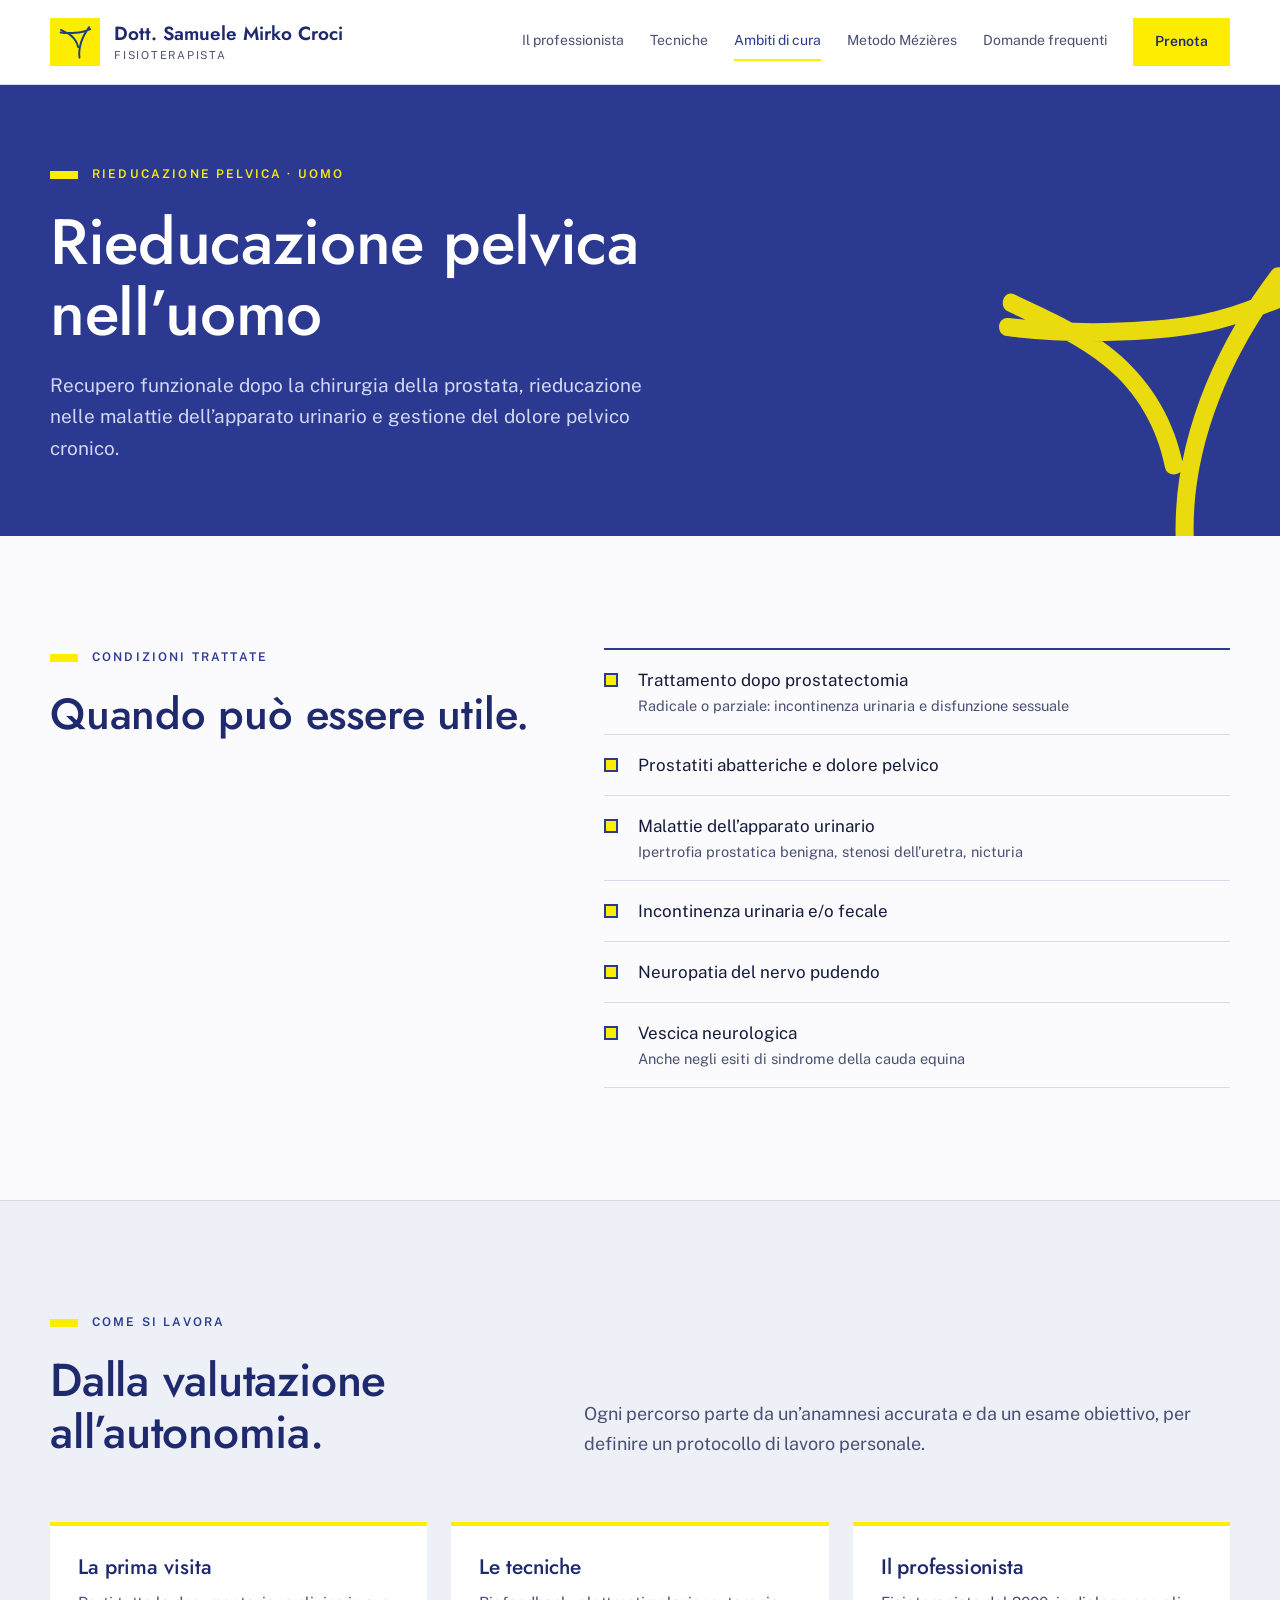
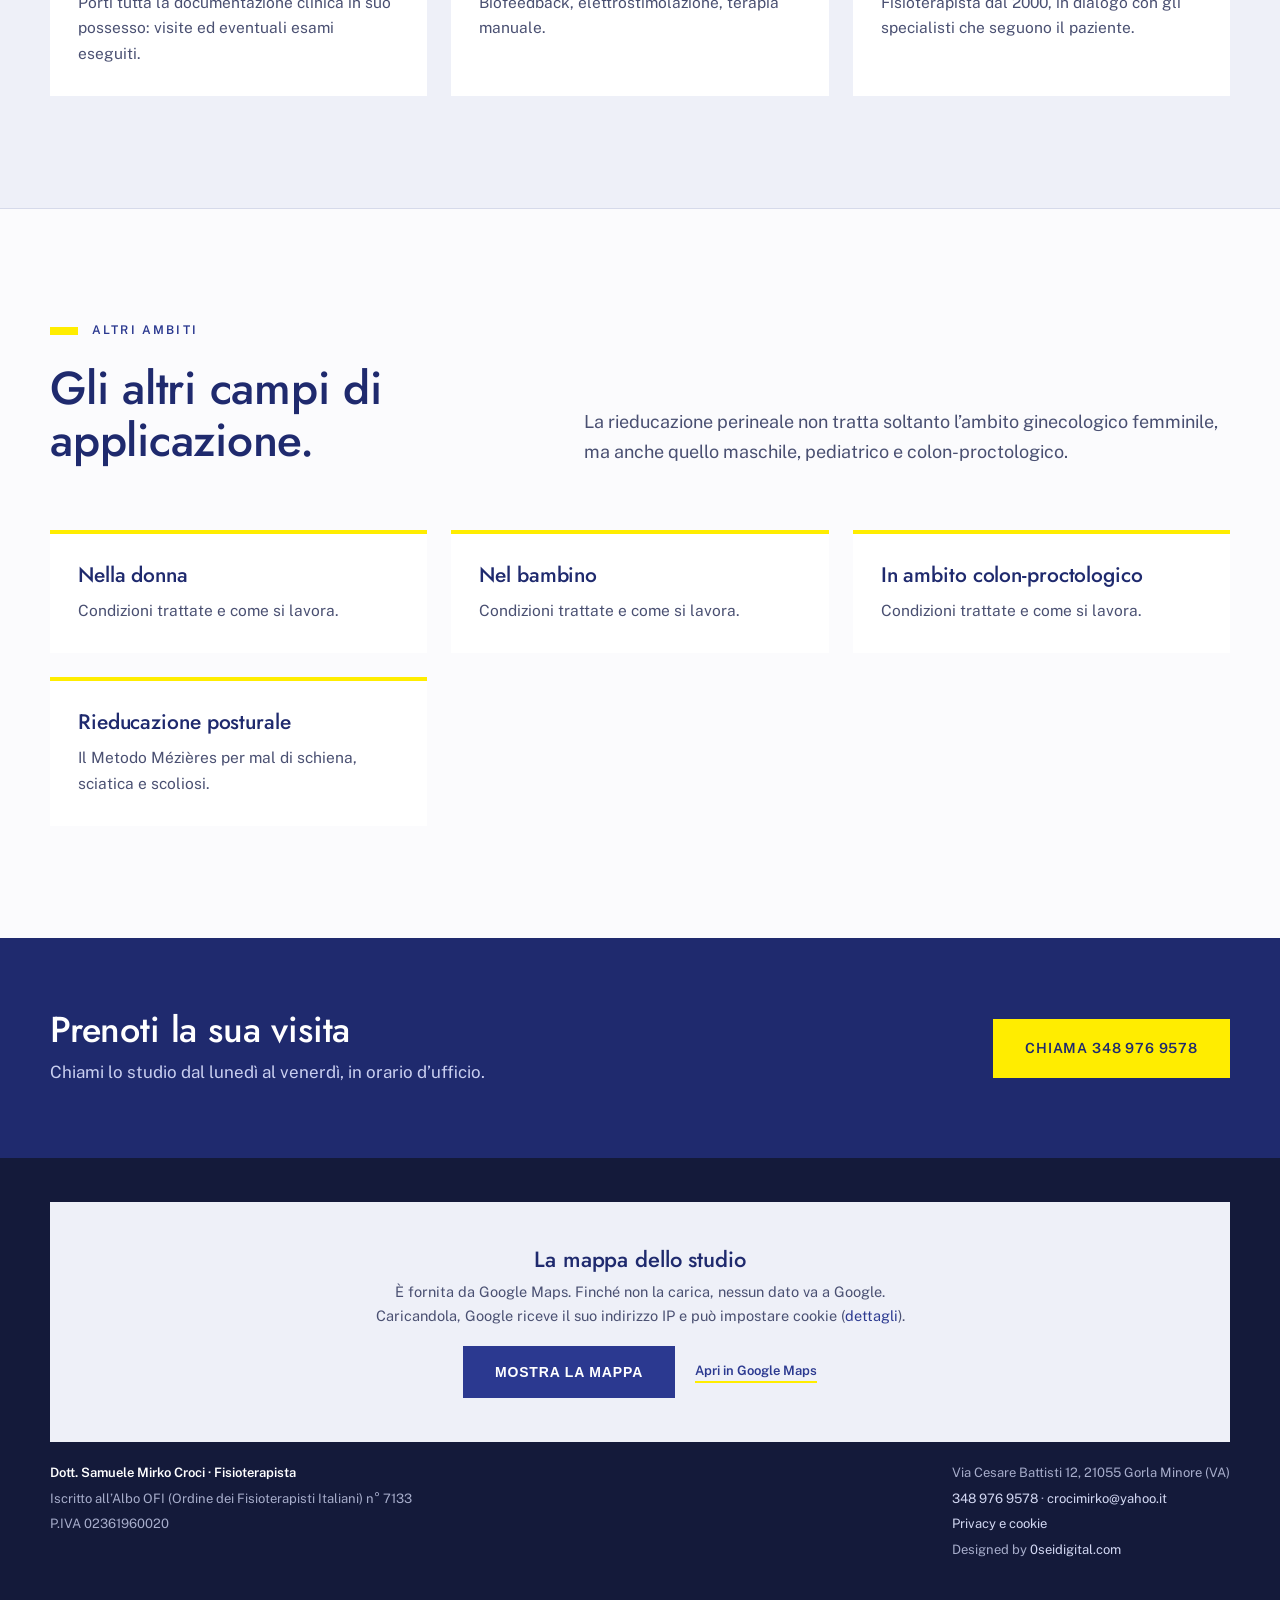
<file: uomo.html>
<!doctype html>
<html lang="it">
<head>
<meta charset="utf-8">
<meta name="viewport" content="width=device-width, initial-scale=1">
<title>Rieducazione pelvica nell’uomo | Dott. Croci, Gorla Minore</title>
<meta name="description" content="Recupero dopo prostatectomia, prostatiti abatteriche, disturbi urinari e dolore pelvico: rieducazione pelvica nell’uomo a Gorla Minore (VA).">
<link rel="canonical" href="https://www.rieducazionepelvica.it/uomo.html">
<meta property="og:type" content="website">
<meta property="og:locale" content="it_IT">
<meta property="og:site_name" content="Dott. Samuele Mirko Croci, fisioterapista">
<meta property="og:title" content="Rieducazione pelvica nell’uomo | Dott. Croci, Gorla Minore">
<meta property="og:description" content="Recupero dopo prostatectomia, prostatiti abatteriche, disturbi urinari e dolore pelvico: rieducazione pelvica nell’uomo a Gorla Minore (VA).">
<meta property="og:url" content="https://www.rieducazionepelvica.it/uomo.html">
<meta property="og:image" content="https://www.rieducazionepelvica.it/share.jpg">
<meta property="og:image:width" content="1200">
<meta property="og:image:height" content="630">
<meta name="twitter:card" content="summary_large_image">
<meta name="theme-color" content="#2b3990">
<link rel="icon" href="img/logo.svg" type="image/svg+xml">
<link rel="preload" href="fonts/jost-latin-wght-normal.woff2" as="font" type="font/woff2" crossorigin>
<link rel="preload" href="fonts/public-sans-latin-wght-normal.woff2" as="font" type="font/woff2" crossorigin>
<link rel="stylesheet" href="style.css">
</head>
<body>

<header class="site">
  <div class="wrap">
    <a class="brand" href="index.html">
      <img src="img/logo.svg" alt="" width="50" height="48">
      <span><strong>Dott. Samuele Mirko Croci</strong><small>Fisioterapista</small></span>
    </a>
    <button class="burger" aria-label="Menu" aria-expanded="false" aria-controls="nav"><span></span><span></span><span></span></button>
    <nav class="main" id="nav">
      <a href="il-professionista.html">Il professionista</a>
      <a href="tecniche.html">Tecniche</a>
      <a href="index.html#ambiti" aria-current="page">Ambiti di cura</a>
      <a href="mezieres.html">Metodo Mézières</a>
      <a href="index.html#faq">Domande frequenti</a>
      <a class="cta" href="index.html#contatti">Prenota</a>
    </nav>
  </div>
</header>

<main>

<div class="page-hero">
  <div class="wrap">
    <div class="eyebrow">Rieducazione pelvica · Uomo</div>
    <h1>Rieducazione pelvica nell’uomo</h1>
    <p>Recupero funzionale dopo la chirurgia della prostata, rieducazione nelle malattie dell’apparato urinario e gestione del dolore pelvico cronico.</p>
  </div>
  <svg class="mark" viewBox="28 22 134 138" aria-hidden="true"><use href="img/logo-mark.svg#m"/></svg>
</div>

<section>
  <div class="wrap">
    <div class="split">
      <div>
        <div class="eyebrow">Condizioni trattate</div>
        <h2>Quando può essere utile.</h2>
      </div>
      <ul class="list-check">
        <li>Trattamento dopo prostatectomia<span>Radicale o parziale: incontinenza urinaria e disfunzione sessuale</span></li>
        <li>Prostatiti abatteriche e dolore pelvico</li>
        <li>Malattie dell’apparato urinario<span>Ipertrofia prostatica benigna, stenosi dell’uretra, nicturia</span></li>
        <li>Incontinenza urinaria e/o fecale</li>
        <li>Neuropatia del nervo pudendo</li>
        <li>Vescica neurologica<span>Anche negli esiti di sindrome della cauda equina</span></li>
      </ul>
    </div>
  </div>
</section>

<section class="band">
  <div class="wrap">
    <div class="sec-head">
      <div>
        <div class="eyebrow">Come si lavora</div>
        <h2>Dalla valutazione all’autonomia.</h2>
      </div>
      <p>Ogni percorso parte da un’anamnesi accurata e da un esame obiettivo, per definire un protocollo di lavoro personale.</p>
    </div>
    <div class="cards">
      <a class="card card--link" href="index.html#faq"><h3>La prima visita</h3><p>Porti tutta la documentazione clinica in suo possesso: visite ed eventuali esami eseguiti.</p></a>
      <a class="card card--link" href="tecniche.html"><h3>Le tecniche</h3><p>Biofeedback, elettrostimolazione, terapia manuale.</p></a>
      <a class="card card--link" href="il-professionista.html"><h3>Il professionista</h3><p>Fisioterapista dal 2000, in dialogo con gli specialisti che seguono il paziente.</p></a>
    </div>
  </div>
</section>

<section>
  <div class="wrap">
    <div class="sec-head">
      <div>
        <div class="eyebrow">Altri ambiti</div>
        <h2>Gli altri campi di applicazione.</h2>
      </div>
      <p>La rieducazione perineale non tratta soltanto l’ambito ginecologico femminile, ma anche quello maschile, pediatrico e colon-proctologico.</p>
    </div>
    <div class="cards">
      <a class="card card--link" href="donna.html"><h3>Nella donna</h3><p>Condizioni trattate e come si lavora.</p></a><a class="card card--link" href="bambino.html"><h3>Nel bambino</h3><p>Condizioni trattate e come si lavora.</p></a><a class="card card--link" href="colon-proctologia.html"><h3>In ambito colon-proctologico</h3><p>Condizioni trattate e come si lavora.</p></a>
      <a class="card card--link" href="mezieres.html"><h3>Rieducazione posturale</h3><p>Il Metodo Mézières per mal di schiena, sciatica e scoliosi.</p></a>
    </div>
  </div>
</section>

<div class="cta-band">
  <div class="wrap">
    <div>
      <h2>Prenoti la sua visita</h2>
      <p>Chiami lo studio dal lunedì al venerdì, in orario d’ufficio.</p>
    </div>
    <a class="btn yellow" href="tel:+393489769578">Chiama 348 976 9578</a>
  </div>
</div>

</main>

<footer>
  <div class="wrap">
    <div class="footer-map" id="map">
      <div class="map-consent">
        <h2>La mappa dello studio</h2>
        <p>È fornita da Google Maps. Finché non la carica, nessun dato va a Google. Caricandola, Google riceve il suo indirizzo IP e può impostare cookie (<a href="privacy.html#cookie">dettagli</a>).</p>
        <div class="map-actions">
          <button class="btn solid" type="button" id="map-load" hidden>Mostra la mappa</button>
          <a class="link-more" href="https://www.google.com/maps/search/?api=1&amp;query=Via+Cesare+Battisti+12,+21055+Gorla+Minore+VA" target="_blank" rel="noopener">Apri in Google Maps</a>
        </div>
      </div>
    </div>
    <div class="legal">
      <strong>Dott. Samuele Mirko Croci · Fisioterapista</strong>
      <span>Iscritto all’Albo OFI (Ordine dei Fisioterapisti Italiani) n° 7133</span>
      <span>P.IVA 02361960020</span>
    </div>
    <div class="legal">
      <span>Via Cesare Battisti 12, 21055 Gorla Minore (VA)</span>
      <span><a href="tel:+393489769578">348 976 9578</a> · <a href="mailto:crocimirko@yahoo.it">crocimirko@yahoo.it</a></span>
      <span><a href="privacy.html">Privacy e cookie</a></span>
      <span>Designed by <a href="https://0seidigital.com" target="_blank" rel="noopener">0seidigital.com</a></span>
    </div>
  </div>
</footer>

<script src="script.js"></script>
</body>
</html>
</file>
<file: style.css>
/* Font ospitati sul sito (licenza OFL, vedi fonts/): il browser del visitatore non contatta Google */
@font-face { font-family: "Jost"; font-style: normal; font-weight: 100 900; font-display: swap; src: url("fonts/jost-latin-wght-normal.woff2") format("woff2"); unicode-range: U+0000-00FF, U+0131, U+0152-0153, U+02BB-02BC, U+02C6, U+02DA, U+02DC, U+0304, U+0308, U+0329, U+2000-206F, U+20AC, U+2122, U+2191, U+2193, U+2212, U+2215, U+FEFF, U+FFFD; }
@font-face { font-family: "Public Sans"; font-style: normal; font-weight: 100 900; font-display: swap; src: url("fonts/public-sans-latin-wght-normal.woff2") format("woff2"); unicode-range: U+0000-00FF, U+0131, U+0152-0153, U+02BB-02BC, U+02C6, U+02DA, U+02DC, U+0304, U+0308, U+0329, U+2000-206F, U+20AC, U+2122, U+2191, U+2193, U+2212, U+2215, U+FEFF, U+FFFD; }

/* Palette ripresa dalla brochure e dal marchio del Dott. Croci */
:root {
  --ink: #141a3a;
  --ink-soft: #4a5072;
  --blue: #2b3990;
  --blue-deep: #1f2a6e;
  --navy: #1c3f7f;
  --mist: #eef0f8;
  --sky: #29a9e1;
  --yellow: #ffed00;
  --yellow-soft: #fff7a8;
  --paper: #fbfbfd;
  --white: #ffffff;
  --rule: #d6daea;
  --heading: "Jost", "Futura", "Century Gothic", sans-serif;
  --sans: "Public Sans", "Segoe UI", sans-serif;
  --wrap: 1180px;
}

*, *::before, *::after { box-sizing: border-box; border-radius: 0; }
html { scroll-behavior: smooth; scroll-padding-top: 96px; }
body {
  margin: 0;
  font-family: var(--sans);
  font-size: 17px;
  line-height: 1.65;
  color: var(--ink);
  background: var(--paper);
  -webkit-font-smoothing: antialiased;
}
img, svg { display: block; max-width: 100%; }
a { color: inherit; }
h1, h2, h3, h4 { font-family: var(--heading); font-weight: 500; line-height: 1.12; margin: 0; letter-spacing: -0.005em; }
p { margin: 0 0 1em; }
.wrap { width: min(var(--wrap), 100% - 48px); margin-inline: auto; }

.eyebrow {
  font-size: 12px;
  font-weight: 600;
  letter-spacing: 0.18em;
  text-transform: uppercase;
  color: var(--blue);
  display: flex;
  align-items: center;
  gap: 14px;
  margin-bottom: 22px;
}
.eyebrow::before { content: ""; width: 28px; height: 8px; background: var(--yellow); flex: none; }

/* Top bar */

/* Header */
header.site {
  position: sticky; top: 0; z-index: 50;
  background: var(--white);
  border-bottom: 1px solid var(--rule);
}
header.site .wrap { display: flex; align-items: center; justify-content: space-between; height: 84px; gap: 24px; }
.brand { text-decoration: none; display: flex; align-items: center; gap: 14px; }
.brand img { width: 50px; height: auto; flex: none; }
.brand > span { display: flex; flex-direction: column; line-height: 1.15; }
.brand strong { font-family: var(--heading); font-weight: 600; font-size: 19px; color: var(--blue-deep); }
.brand small { font-size: 11px; letter-spacing: 0.16em; text-transform: uppercase; color: var(--ink-soft); margin-top: 4px; }
nav.main { display: flex; align-items: center; gap: 26px; }
nav.main a { text-decoration: none; font-size: 14px; color: var(--ink-soft); padding: 6px 0; border-bottom: 2px solid transparent; transition: color .2s, border-color .2s; white-space: nowrap; }
nav.main a:hover, nav.main a[aria-current="page"] { color: var(--blue); border-color: var(--yellow); }
nav.main a.cta { background: var(--yellow); color: var(--blue-deep); font-weight: 600; padding: 12px 22px; border: 0; }
nav.main a.cta:hover { background: var(--blue); color: var(--white); }
.burger { display: none; background: none; border: 1px solid var(--blue); width: 44px; height: 44px; cursor: pointer; padding: 0; }
.burger span { display: block; width: 20px; height: 2px; background: var(--blue); margin: 5px auto; }

/* Hero */
.hero { padding: 96px 0 112px; }
.hero .grid { display: grid; grid-template-columns: 1.25fr 1fr; gap: 72px; align-items: end; }
.hero h1 { font-size: clamp(40px, 5.2vw, 70px); color: var(--blue-deep); margin-bottom: 30px; }
.hero h1 em { font-style: normal; background: linear-gradient(transparent 62%, var(--yellow) 62%, var(--yellow) 92%, transparent 92%); padding: 0 .08em; }
.hero .lead { font-size: 19px; color: var(--ink-soft); max-width: 560px; margin-bottom: 40px; }
.btns { display: flex; gap: 14px; flex-wrap: wrap; }
.btn {
  display: inline-block; text-decoration: none; font-size: 14px; font-weight: 600;
  letter-spacing: 0.06em; text-transform: uppercase;
  padding: 16px 30px; border: 2px solid var(--blue); transition: background .2s, color .2s, border-color .2s;
}
.btn.solid { background: var(--blue); color: var(--white); }
.btn.solid:hover { background: var(--blue-deep); border-color: var(--blue-deep); }
.btn.line { color: var(--blue); }
.btn.line:hover { background: var(--blue); color: var(--white); }
.btn.yellow { background: var(--yellow); border-color: var(--yellow); color: var(--blue-deep); }
.btn.yellow:hover { background: var(--white); border-color: var(--white); }

/* Copertina ispirata alla brochure: blu, marchio giallo, "PELVICA" spaziato */
.hero-card { background: var(--blue); color: var(--white); padding: 40px 40px 36px; position: relative; overflow: hidden; }
.hero-card .cover-title { font-family: var(--heading); font-weight: 400; font-size: 22px; letter-spacing: .32em; color: var(--white); margin: 0 0 2px; }
.hero-card .cover-title b { display: block; font-weight: 400; font-size: 34px; letter-spacing: .58em; color: var(--yellow); }
.hero-card .mark { width: 62%; margin: 22px 0 22px auto; color: var(--yellow); }
.hero-card h2 { font-size: 22px; margin-bottom: 8px; }
.hero-card p { font-size: 15px; color: #d3d8f3; margin: 0; }


/* Sections */
section { padding: 112px 0; }
.sec-head { display: grid; grid-template-columns: 1fr 1.4fr; gap: 72px; margin-bottom: 64px; align-items: end; }
.sec-head h2 { font-size: clamp(32px, 3.6vw, 48px); color: var(--blue-deep); }
.sec-head p { color: var(--ink-soft); margin: 0; font-size: 18px; }

/* About */
#medico { background: var(--white); border-top: 1px solid var(--rule); border-bottom: 1px solid var(--rule); }
.about { display: grid; grid-template-columns: 5fr 7fr; gap: 88px; }
.portrait { margin: 0; position: sticky; top: 120px; align-self: start; background: var(--blue); padding: 14px; }
.portrait img { width: 100%; height: auto; aspect-ratio: 4 / 5; object-fit: cover; object-position: 50% 18%; }
.portrait figcaption { padding: 18px 6px 6px; font-family: var(--heading); font-size: 20px; color: var(--white); line-height: 1.3; }
.portrait figcaption span { font-family: var(--sans); font-size: 11.5px; letter-spacing: .16em; text-transform: uppercase; color: var(--yellow); }
.about blockquote { margin: 0 0 36px; padding: 0 0 0 28px; border-left: 6px solid var(--yellow); font-family: var(--heading); font-size: 25px; line-height: 1.35; color: var(--blue-deep); }
.timeline { margin: 40px 0 0; padding: 0; list-style: none; border-top: 2px solid var(--blue); }
.timeline li { display: grid; grid-template-columns: 90px 1fr; gap: 24px; padding: 18px 0; border-bottom: 1px solid var(--rule); font-size: 15.5px; }
.timeline time { font-family: var(--heading); font-weight: 500; font-size: 20px; color: var(--blue); }
.timeline strong { font-weight: 600; color: var(--ink); }

/* Method */
.method { display: grid; grid-template-columns: repeat(3, 1fr); border-top: 2px solid var(--blue); }
.method article { padding: 36px 32px 40px; border-left: 1px solid var(--rule); border-bottom: 1px solid var(--rule); }
.method article:nth-child(3n+1) { border-left: 0; padding-left: 0; }
.method .no { font-family: var(--heading); font-size: 15px; font-weight: 600; color: var(--blue); letter-spacing: .1em; display: inline-block; margin-bottom: 36px; padding: 2px 8px; background: var(--yellow); }
.method h3 { font-size: 25px; color: var(--blue-deep); margin-bottom: 14px; }
.method p { font-size: 15.5px; color: var(--ink-soft); margin: 0; }
.method p a { color: var(--blue); }
.method .tag { display: inline-block; margin-top: 18px; font-size: 11.5px; letter-spacing: .12em; text-transform: uppercase; color: var(--blue); border: 1px solid var(--rule); padding: 4px 10px; }

/* Fields */
#ambiti { background: var(--mist); }
.tabs { display: flex; border-bottom: 1px solid rgba(255,255,255,.25); margin-bottom: 56px; flex-wrap: wrap; }
.tabs button { font: inherit; font-size: 14.5px; letter-spacing: .04em; background: none; color: #c3caef; border: 0; border-bottom: 3px solid transparent; padding: 16px 30px 16px 0; margin-right: 30px; cursor: pointer; margin-bottom: -1px; }
.tabs button:hover { color: var(--white); }
.tabs button[aria-selected="true"] { color: var(--white); border-bottom-color: var(--yellow); }
.panel { display: none; grid-template-columns: 1fr 1.5fr; gap: 72px; }
.panel.on { display: grid; }
.panel h3 { font-size: 34px; margin-bottom: 18px; color: var(--yellow); }
.panel .intro { color: #d3d8f3; font-size: 16.5px; }
.cond { list-style: none; padding: 0; margin: 0; columns: 2; column-gap: 40px; }
.cond li { break-inside: avoid; padding: 14px 0; border-top: 1px solid rgba(255,255,255,.2); font-size: 15.5px; }
.cond li span { display: block; font-size: 13.5px; color: #bcc4ec; margin-top: 2px; }
.note { margin-top: 26px; font-size: 14px; color: #d3d8f3; border-left: 4px solid var(--yellow); padding-left: 16px; }

/* Process */
.steps { display: grid; grid-template-columns: repeat(4, 1fr); gap: 0; counter-reset: s; }
.step { padding: 0 28px 0 0; position: relative; }
.step::before { counter-increment: s; content: "0" counter(s); display: block; font-family: var(--heading); font-weight: 500; font-size: 52px; color: var(--blue); line-height: 1; padding-bottom: 22px; border-bottom: 4px solid var(--yellow); margin-bottom: 22px; }
.step h3 { font-size: 22px; margin-bottom: 10px; color: var(--blue-deep); }
.step p { font-size: 15px; color: var(--ink-soft); margin: 0; }

/* FAQ */
#faq { background: var(--white); border-top: 1px solid var(--rule); }
.faq { border-top: 2px solid var(--blue); max-width: 900px; }
.faq details { border-bottom: 1px solid var(--rule); }
.faq summary { list-style: none; cursor: pointer; display: flex; justify-content: space-between; align-items: center; gap: 24px; padding: 24px 0; font-family: var(--heading); font-weight: 500; font-size: 21px; color: var(--blue-deep); }
.faq summary::-webkit-details-marker { display: none; }
.faq summary::after { content: "+"; flex: none; width: 34px; height: 34px; display: grid; place-items: center; background: var(--yellow); color: var(--blue-deep); font-size: 22px; line-height: 1; transition: transform .2s; }
.faq details[open] summary::after { content: "–"; }
.faq summary:hover { color: var(--blue); }
.faq .answer { padding: 0 0 26px; color: var(--ink-soft); max-width: 760px; }
.faq .answer p:last-child { margin: 0; }
.faq .answer a { color: var(--blue); font-weight: 600; }

/* Contacts */
#contatti { background: var(--mist); border-top: 1px solid var(--rule); }
.contact { display: grid; grid-template-columns: 1fr 1fr; gap: 0; background: var(--white); border: 1px solid var(--rule); }
.contact > div { padding: 56px 52px; }
.contact > div + div { background: var(--blue); color: var(--white); }
.contact h2 { font-size: 40px; color: var(--blue-deep); margin-bottom: 28px; }
.contact > div + div h3 { font-size: 24px; margin-bottom: 20px; color: var(--yellow); }
.dl { margin: 0; }
.dl div { padding: 16px 0; border-top: 1px solid var(--rule); display: grid; grid-template-columns: 120px 1fr; gap: 16px; }
.dl dt { font-size: 12px; letter-spacing: .14em; text-transform: uppercase; color: var(--blue); font-weight: 600; padding-top: 4px; }
.dl dd { margin: 0; }
.dl a { text-decoration: none; border-bottom: 2px solid var(--yellow); }
.contact > div + div p { color: #d3d8f3; font-size: 15.5px; }
.contact > div + div .btn { margin-top: 12px; }

/* Pagine interne */
.page-hero { background: var(--blue); color: var(--white); padding: 80px 0 72px; position: relative; overflow: hidden; }
.page-hero .eyebrow { color: var(--yellow); }
.page-hero h1 { font-size: clamp(38px, 5vw, 64px); margin-bottom: 20px; }
.page-hero p { max-width: 640px; font-size: 19px; color: #d3d8f3; margin: 0; }
.page-hero .wrap { position: relative; z-index: 1; }
.page-hero .mark { position: absolute; right: -40px; bottom: -60px; width: 340px; color: var(--yellow); opacity: .9; z-index: 0; }
/* the headline and lead stay clear of the mark, so they never run under it */
@media (min-width: 981px) { .page-hero h1, .page-hero p { max-width: calc(100% - 320px); } .page-hero p { max-width: min(640px, calc(100% - 320px)); } }
.split { display: grid; grid-template-columns: 1fr 1.3fr; gap: 72px; align-items: start; }
.split h2 { font-size: clamp(30px, 3.4vw, 44px); color: var(--blue-deep); }
.prose p { color: var(--ink-soft); }
.prose p strong { color: var(--ink); }
.list-check { list-style: none; padding: 0; margin: 0; border-top: 2px solid var(--blue); }
.list-check li { padding: 16px 0 16px 34px; border-bottom: 1px solid var(--rule); position: relative; }
.list-check li::before { content: ""; position: absolute; left: 0; top: 23px; width: 14px; height: 14px; background: var(--yellow); box-shadow: inset 0 0 0 2px var(--blue); }
.list-check li span { display: block; font-size: 14.5px; color: var(--ink-soft); }
.band { background: var(--mist); border-top: 1px solid var(--rule); border-bottom: 1px solid var(--rule); }
.cards { display: grid; grid-template-columns: repeat(3, 1fr); gap: 24px; }
.card { background: var(--white); border-top: 4px solid var(--yellow); padding: 30px 28px; }
.card h3 { font-size: 21px; color: var(--blue-deep); margin-bottom: 10px; }
.card p { font-size: 15.5px; color: var(--ink-soft); margin: 0; }
.cta-band { background: var(--blue-deep); color: var(--white); padding: 72px 0; }
.cta-band .wrap { display: flex; justify-content: space-between; align-items: center; gap: 32px; flex-wrap: wrap; }
.cta-band h2 { font-size: clamp(26px, 3vw, 36px); }
.cta-band p { color: #c9cff0; margin: 8px 0 0; }


footer { background: var(--ink); color: #a7adcb; padding: 44px 0; font-size: 13px; }
footer .wrap { display: flex; justify-content: space-between; gap: 20px 40px; flex-wrap: wrap; }
footer strong { color: var(--white); font-weight: 600; }
footer a { color: #d3d8f3; text-decoration: none; }
footer a:hover { color: var(--yellow); }
.footer-map { flex: 0 0 100%; width: 100%; min-width: 0; min-height: 240px; background: var(--mist); color: var(--ink); display: grid; place-items: center; padding: 32px 24px; text-align: center; }
.footer-map .map-consent { max-width: 540px; }
.footer-map h2 { font-size: 22px; color: var(--blue-deep); margin-bottom: 8px; }
.footer-map p { font-size: 14.5px; color: var(--ink-soft); margin: 0 0 18px; }
.footer-map a { color: var(--blue); }
.footer-map .link-more { color: var(--blue); }
.map-actions { display: flex; gap: 12px 20px; justify-content: center; align-items: center; flex-wrap: wrap; }
.footer-map.is-loaded { display: block; padding: 0; height: clamp(240px, 28vw, 360px); }
.footer-map iframe { width: 100%; height: 100%; border: 0; display: block; }
footer .legal { display: flex; flex-direction: column; gap: 4px; }

/* Responsive */
@media (max-width: 1100px) {
  .burger { display: block; }
  nav.main { display: none; position: absolute; top: 84px; left: 0; right: 0; background: var(--white); flex-direction: column; align-items: stretch; gap: 0; padding: 8px 24px 24px; border-bottom: 1px solid var(--rule); }
  nav.main.open { display: flex; }
  nav.main a { padding: 16px 0; border-bottom: 1px solid var(--rule); }
  nav.main a.cta { margin-top: 16px; text-align: center; }
}
@media (max-width: 980px) {
  section { padding: 80px 0; }
  .hero { padding: 56px 0 80px; }
  .hero .grid, .sec-head, .about, .panel, .contact, .split { grid-template-columns: 1fr; gap: 40px; }
  .sec-head { gap: 20px; }
  .method { grid-template-columns: 1fr 1fr; }
  .method article, .method article:nth-child(3n+1) { border-left: 1px solid var(--rule); padding-left: 32px; }
  .method article:nth-child(odd) { border-left: 0; padding-left: 0; }
  .steps { grid-template-columns: 1fr 1fr; row-gap: 48px; }
  .portrait { max-width: 420px; position: static; }
  .cards { grid-template-columns: 1fr; }
  .page-hero .mark { width: 220px; opacity: .35; }
}
@media (max-width: 760px) {
  body { font-size: 16px; }
    .brand img { width: 42px; }
  .brand strong { font-size: 16px; }
  .brand small { font-size: 10px; letter-spacing: .1em; }
  .method, .steps { grid-template-columns: 1fr; }
  .method article, .method article:nth-child(odd), .method article:nth-child(3n+1) { border-left: 0; padding-left: 0; padding-right: 0; }
  .cond { columns: 1; }
  .contact > div { padding: 36px 26px; }
  .dl div { grid-template-columns: 1fr; gap: 2px; }
  .timeline li { grid-template-columns: 64px 1fr; gap: 14px; }
  .hero-card { padding: 32px 26px; }
  .hero-card .cover-title { font-size: 18px; }
  .hero-card .cover-title b { font-size: 26px; letter-spacing: .4em; }
  .tabs button { margin-right: 18px; padding-right: 0; }
  .faq summary { font-size: 18px; }
    }

@media (max-width: 760px) { .footer-map.is-loaded { height: 300px; } }

/* Schede cliccabili verso le pagine dedicate */
.card--link { display: block; text-decoration: none; color: inherit; transition: transform .2s, box-shadow .2s; }
.card--link:hover { transform: translateY(-2px); box-shadow: 0 10px 28px rgba(26, 34, 96, .12); }
.card--link h3 { transition: color .2s; }
.card--link:hover h3 { color: var(--blue); }
.card .more { display: inline-block; margin-top: 16px; font-size: 14px; font-weight: 600; color: var(--blue); border-bottom: 2px solid var(--yellow); }
.link-more { font-weight: 600; color: var(--blue); text-decoration: none; border-bottom: 2px solid var(--yellow); }
.link-more:hover { color: var(--blue-deep); }
.steps-link { margin: 48px 0 0; }
.note-box { margin-top: 24px; font-size: 15px; color: var(--ink-soft); border-left: 4px solid var(--yellow); padding-left: 16px; }
.cards { grid-template-columns: repeat(3, 1fr); }
@media (max-width: 980px) { .cards { grid-template-columns: 1fr 1fr; } }
@media (max-width: 640px) { .cards { grid-template-columns: 1fr; } }

/* Foto dello studio */
.photo-frame { display: block; }
.photo-frame img { display: block; width: 100%; height: auto; }


/* Chi preferisce meno animazioni non vede scorrimenti morbidi né sollevamenti al passaggio */
@media (prefers-reduced-motion: reduce) { html { scroll-behavior: auto; } .card--link, .card--link h3, .btn { transition: none; } .card--link:hover { transform: none; } }

/* Pagina privacy */
.legal-doc { max-width: 760px; }
.legal-doc h2 { font-size: 26px; color: var(--blue-deep); margin: 44px 0 12px; }
.legal-doc h2:first-child { margin-top: 0; }
.legal-doc p, .legal-doc li { color: var(--ink-soft); }
.legal-doc ul { padding-left: 20px; margin: 0 0 1em; }
.legal-doc li { margin-bottom: 10px; }
.legal-doc a { color: var(--blue); }
.legal-doc__date { font-size: 14px; margin-top: 44px; }
</file>
